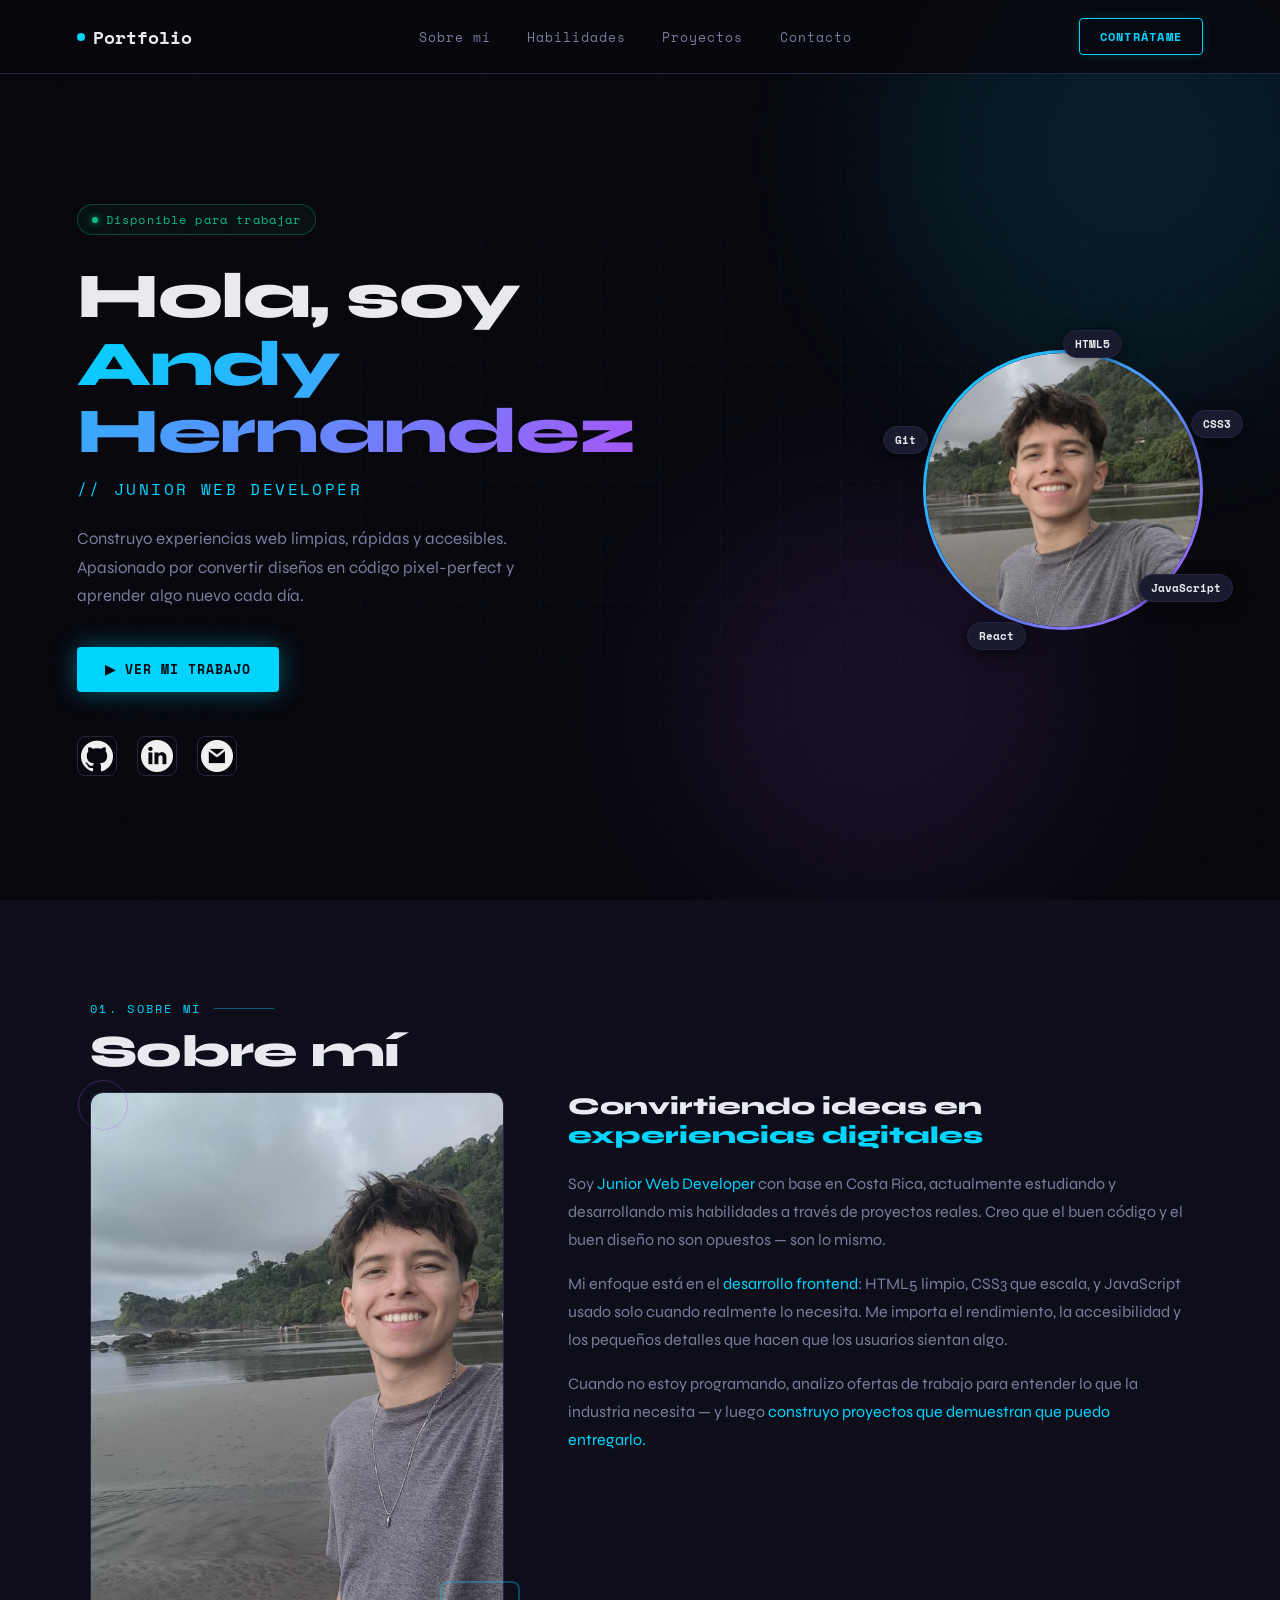
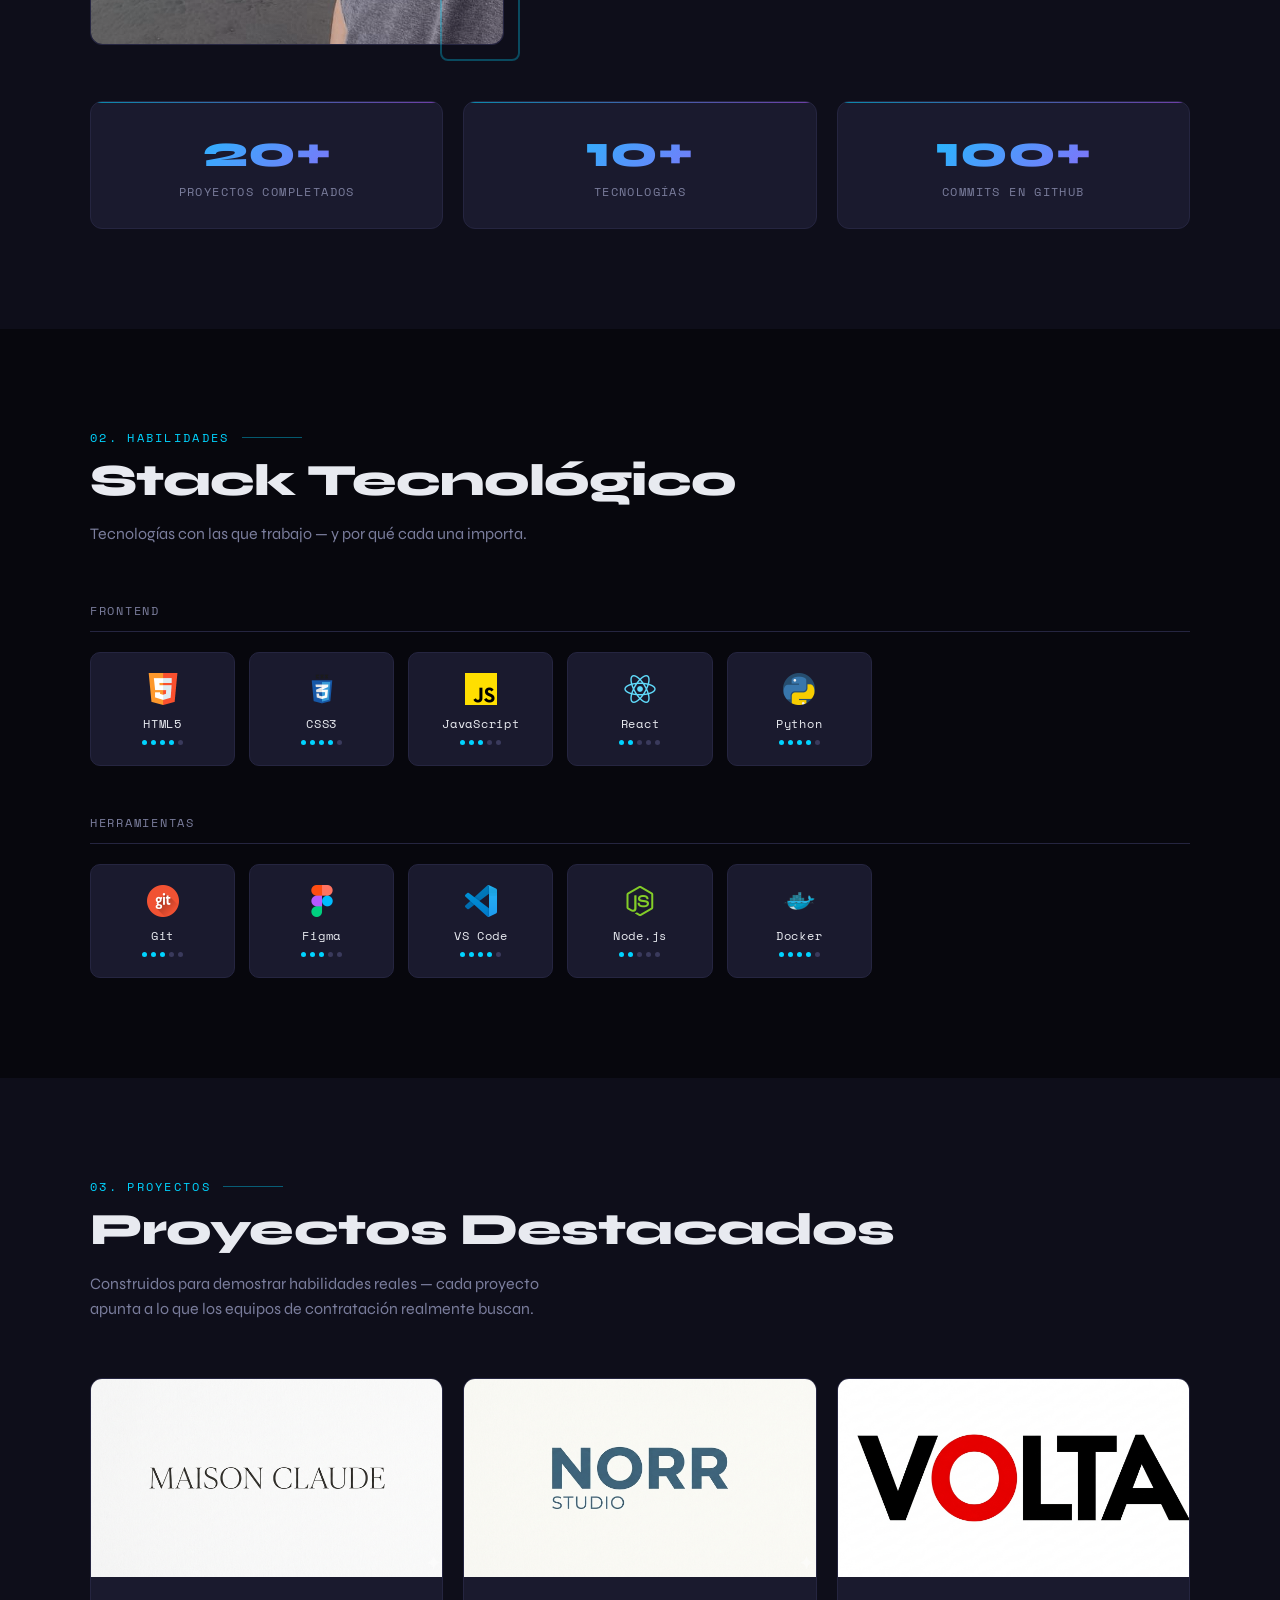
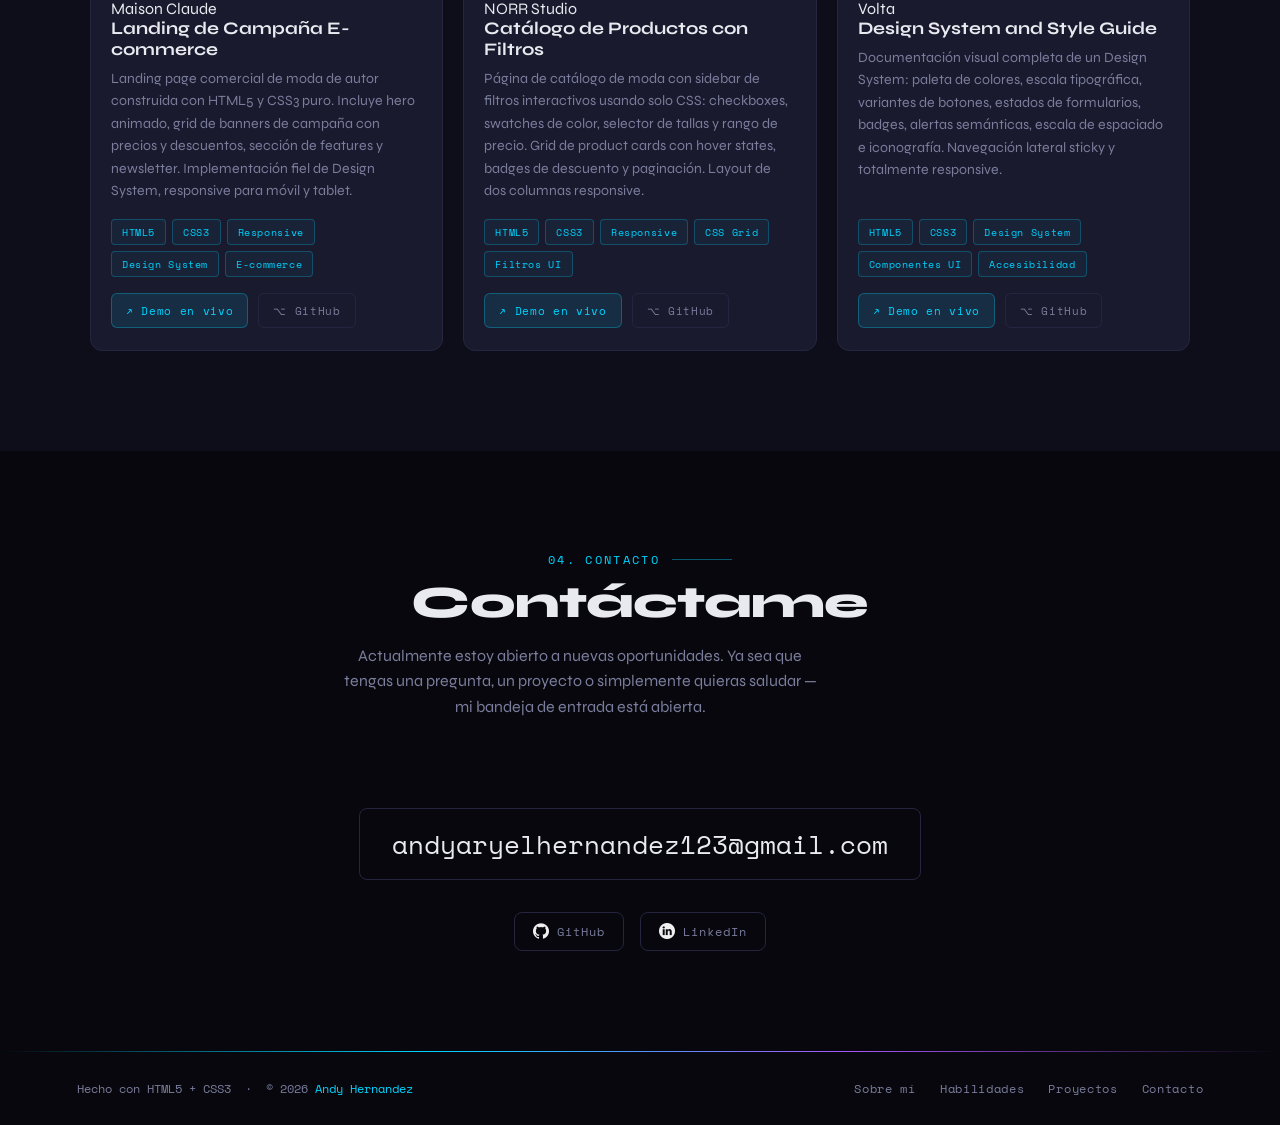
<file: index.html>
<!DOCTYPE html>
<html lang="es">
<head>
  <meta charset="UTF-8" >
  <meta name="viewport" content="width=device-width, initial-scale=1.0" >
  <title>Dev Portfolio — Junior Web Developer</title>
  <link rel="preconnect" href="https://fonts.googleapis.com" >
  <link rel="preconnect" href="https://fonts.gstatic.com" crossorigin >
  <link href="https://fonts.googleapis.com/css2?family=Space+Mono:wght@400;700&family=Syne:wght@400;600;700;800&display=swap" rel="stylesheet" >
  <link rel="stylesheet" href="css/styles.css" >
  <link rel="stylesheet" href="css/responsive.css" >
  <link rel="stylesheet" href="css/components.css" >
</head>
<body>

  <nav>
        <a href="#hero" class="nav-logo"><span class="nav-dot"></span>Portfolio</a>
        <ul class="nav-links">
            <li><a href="#about">Sobre mí</a></li>
            <li><a href="#skills">Habilidades</a></li>
            <li><a href="#projects">Proyectos</a></li>
            <li><a href="#contact">Contacto</a></li>
        </ul>
        <a href="mailto:andyaryelhernandez123@gmail.com" class="nav-cta">Contrátame</a>

        <input type="checkbox" id="nav-toggle">
        <label class="hamburger" for="nav-toggle">
            <span></span><span></span><span></span>
        </label>
        <div class="mobile-menu">
            <a href="#about" onclick="document.getElementById('nav-toggle').checked=false">Sobre mí</a>
            <a href="#skills" onclick="document.getElementById('nav-toggle').checked=false">Habilidades</a>
            <a href="#projects" onclick="document.getElementById('nav-toggle').checked=false">Proyectos</a>
            <a href="#contact" onclick="document.getElementById('nav-toggle').checked=false">Contacto</a>
            <a href="mailto:andyaryelhernandez123@gmail.com" class="mobile-hire">Contrátame ↗</a>
        </div>

    </nav>

  <section id="hero">
    <div class="grid-bg"></div>
    <div class="blob blob-1"></div>
    <div class="blob blob-2"></div>
    <div class="hero-inner">
      <div class="hero-left">
        <div class="avail-badge">Disponible para trabajar</div>
        <h1 class="hero-h1">Hola, soy <em>Andy Hernandez</em></h1>
        <p class="hero-role">// Junior Web Developer</p>
        <p class="hero-desc">
          Construyo experiencias web limpias, rápidas y accesibles.
          Apasionado por convertir diseños en código pixel-perfect
          y aprender algo nuevo cada día.
        </p>
        <div class="hero-btns">
          <a href="#projects" class="btn-primary">▶ Ver mi trabajo</a>
        </div>
        <div class="hero-socials">
          <a href="https://github.com/AryelHR" target="_blank" title="GitHub">
            <img src="assets/icons/github1.png" alt="GitHub" width="32" height="32" >
          </a>
          <a href="https://www.linkedin.com/in/andy-hernández-b889513b4/" target="_blank" title="LinkedIn">
            <img src="assets/icons/linkedin1.png" alt="LinkedIn" width="32" height="32" >
          </a>
          <a href="mailto:andyaryelhernandez123@gmail.com" title="Email">
            <img src="assets/icons/gmail1.png" alt="Email" width="32" height="32" >
          </a>
        </div>
      </div>
      <div class="hero-photo-wrap">
        <div class="hero-photo-ring">
          <div class="hero-photo-inner">
            <img src="assets/images/projects/perfil.jpeg" alt="Andy Hernandez" >
          </div>
        </div>
        <div class="tech-badges">
          <span class="tech-badge">HTML5</span>
          <span class="tech-badge">CSS3</span>
          <span class="tech-badge">JavaScript</span>
          <span class="tech-badge">React</span>
          <span class="tech-badge">Git</span>
        </div>
      </div>
    </div>
  </section>

  <section id="about">
    <div class="section-inner">
      <p class="section-label">01. Sobre mí</p>
      <h2 class="section-title">Sobre mí</h2>
      <div class="about-grid">
        <div class="about-photo-wrap">
          <div class="about-photo">
            <img src="assets/images/projects/perfil2.jpeg" alt="Andy Hernandez" >
          </div>
          <div class="about-photo-deco"></div>
          <div class="about-photo-deco2"></div>
        </div>
        <div class="about-text">
          <h3>Convirtiendo ideas en <em class="highlight">experiencias digitales</em></h3>
          <p>Soy <span>Junior Web Developer</span> con base en Costa Rica, actualmente estudiando y desarrollando mis habilidades a través de proyectos reales. Creo que el buen código y el buen diseño no son opuestos — son lo mismo.</p>
          <p>Mi enfoque está en el <span>desarrollo frontend</span>: HTML5 limpio, CSS3 que escala, y JavaScript usado solo cuando realmente lo necesita. Me importa el rendimiento, la accesibilidad y los pequeños detalles que hacen que los usuarios sientan algo.</p>
          <p>Cuando no estoy programando, analizo ofertas de trabajo para entender lo que la industria necesita — y luego <span>construyo proyectos que demuestran que puedo entregarlo.</span></p>
        </div>
      </div>
      <div class="stats-row">
        <div class="stat-card">
          <div class="stat-num">20+</div>
          <div class="stat-label">Proyectos completados</div>
        </div>
        <div class="stat-card">
          <div class="stat-num">10+</div>
          <div class="stat-label">Tecnologías</div>
        </div>
        <div class="stat-card">
          <div class="stat-num">100+</div>
          <div class="stat-label">Commits en GitHub</div>
        </div>
      </div>
    </div>
  </section>

  <section id="skills">
    <div class="section-inner">
      <p class="section-label">02. Habilidades</p>
      <h2 class="section-title">Stack Tecnológico</h2>
      <p class="section-sub">Tecnologías con las que trabajo — y por qué cada una importa.</p>
      <div class="skills-categories">

        <div>
          <p class="skills-cat-label">Frontend</p>
          <div class="skills-grid">
            <div class="skill-card">
              <div class="skill-icon">
                <img src="assets/icons/html5.png" alt="HTML5" width="32" height="32" >
              </div>
              <div class="skill-name">HTML5</div>
              <div class="skill-dots"><span class="on"></span><span class="on"></span><span class="on"></span><span class="on"></span><span></span></div>
            </div>
            <div class="skill-card">
              <div class="skill-icon">
                <img src="assets/icons/css3.png" alt="CSS3" width="32" height="32" >
              </div>
              <div class="skill-name">CSS3</div>
              <div class="skill-dots"><span class="on"></span><span class="on"></span><span class="on"></span><span class="on"></span><span></span></div>
            </div>
            <div class="skill-card">
              <div class="skill-icon">
                <img src="assets/icons/js.png" alt="JavaScript" width="32" height="32" >
              </div>
              <div class="skill-name">JavaScript</div>
              <div class="skill-dots"><span class="on"></span><span class="on"></span><span class="on"></span><span></span><span></span></div>
            </div>
            <div class="skill-card">
              <div class="skill-icon">
                <img src="assets/icons/React.png" alt="React" width="32" height="32" >
              </div>
              <div class="skill-name">React</div>
              <div class="skill-dots"><span class="on"></span><span class="on"></span><span></span><span></span><span></span></div>
            </div>
            <div class="skill-card">
              <div class="skill-icon">
                <img src="assets/icons/piton.png" alt="Responsive" width="32" height="32" >
              </div>
              <div class="skill-name">Python</div>
              <div class="skill-dots"><span class="on"></span><span class="on"></span><span class="on"></span><span class="on"></span><span></span></div>
            </div>
          </div>
        </div>

        <div>
          <p class="skills-cat-label">Herramientas</p>
          <div class="skills-grid">
            <div class="skill-card">
              <div class="skill-icon">
                <img src="assets/icons/git.png" alt="Git" width="32" height="32" >
              </div>
              <div class="skill-name">Git</div>
              <div class="skill-dots"><span class="on"></span><span class="on"></span><span class="on"></span><span></span><span></span></div>
            </div>
            <div class="skill-card">
              <div class="skill-icon">
                <img src="assets/icons/figma.png" alt="Figma" width="32" height="32" >
              </div>
              <div class="skill-name">Figma</div>
              <div class="skill-dots"><span class="on"></span><span class="on"></span><span class="on"></span><span></span><span></span></div>
            </div>
            <div class="skill-card">
              <div class="skill-icon">
                <img src="assets/icons/Visual Studio Code (VS Code).png" alt="VS Code" width="32" height="32" >
              </div>
              <div class="skill-name">VS Code</div>
              <div class="skill-dots"><span class="on"></span><span class="on"></span><span class="on"></span><span class="on"></span><span></span></div>
            </div>
            <div class="skill-card">
              <div class="skill-icon">
                <img src="assets/icons/Node.js.png" alt="Node.js" width="32" height="32" >
              </div>
              <div class="skill-name">Node.js</div>
              <div class="skill-dots"><span class="on"></span><span class="on"></span><span></span><span></span><span></span></div>
            </div>
            <div class="skill-card">
              <div class="skill-icon">
                <img src="assets/icons/Docker.png" alt="Docker" width="32" height="32" >
              </div>
              <div class="skill-name">Docker</div>
              <div class="skill-dots"><span class="on"></span><span class="on"></span><span class="on"></span><span class="on"></span><span></span></div>
            </div>
          </div>
        </div>
      </div>
    </div>
  </section>
  <section id="projects">
    <div class="section-inner">
      <p class="section-label">03. Proyectos</p>
      <h2 class="section-title">Proyectos Destacados</h2>
      <p class="section-sub">Construidos para demostrar habilidades reales — cada proyecto apunta a lo que los equipos de contratación realmente buscan.</p>
      <div class="projects-grid">

        <div class="project-card">
          <div class="project-thumb">
            <img src="assets/images/projects/maison.png" alt="Maison Claude" class="project-thumb-img" >
          </div>
          <div class="project-body">
            <p class="project-brand">Maison Claude</p>
            <h3 class="project-title">Landing de Campaña E-commerce</h3>
            <p class="project-desc">
              Landing page comercial de moda de autor construida con HTML5 y CSS3 puro.
              Incluye hero animado, grid de banners de campaña con precios y descuentos,
              sección de features y newsletter. Implementación fiel de Design System,
              responsive para móvil y tablet.
            </p>
            <div class="project-tags">
              <span class="tag">HTML5</span>
              <span class="tag">CSS3</span>
              <span class="tag">Responsive</span>
              <span class="tag">Design System</span>
              <span class="tag">E-commerce</span>
            </div>
            <div class="project-links">
              <a href="proyecto1.html" class="proj-btn demo">↗ Demo en vivo</a>
              <a href="#" class="proj-btn code">⌥ GitHub</a>
            </div>
          </div>
        </div>

        <div class="project-card">
          <div class="project-thumb">
            <img src="assets/images/projects/nor.png" alt="NORR Studio" class="project-thumb-img">
          </div>
          <div class="project-body">
            <p class="project-brand">NORR Studio</p>
            <h3 class="project-title">Catálogo de Productos con Filtros</h3>
            <p class="project-desc">
              Página de catálogo de moda con sidebar de filtros interactivos usando
              solo CSS: checkboxes, swatches de color, selector de tallas y rango de precio.
              Grid de product cards con hover states, badges de descuento y paginación.
              Layout de dos columnas responsive.
            </p>
            <div class="project-tags">
              <span class="tag">HTML5</span>
              <span class="tag">CSS3</span>
              <span class="tag">Responsive</span>
              <span class="tag">CSS Grid</span>
              <span class="tag">Filtros UI</span>
            </div>
            <div class="project-links">
              <a href="proyecto2.html" class="proj-btn demo">↗ Demo en vivo</a>
              <a href="#" class="proj-btn code">⌥ GitHub</a>
            </div>
          </div>
        </div>

        <div class="project-card">
          <div class="project-thumb">
            <img src="assets/images/projects/volta.png" alt="Volta Design System" class="project-thumb-img">
          </div>
          <div class="project-body">
            <p class="project-brand">Volta</p>
            <h3 class="project-title">Design System and Style Guide</h3>
            <p class="project-desc">
              Documentación visual completa de un Design System: paleta de colores,
              escala tipográfica, variantes de botones, estados de formularios,
              badges, alertas semánticas, escala de espaciado e iconografía.
              Navegación lateral sticky y totalmente responsive.
            </p>
            <div class="project-tags">
              <span class="tag">HTML5</span>
              <span class="tag">CSS3</span>
              <span class="tag">Design System</span>
              <span class="tag">Componentes UI</span>
              <span class="tag">Accesibilidad</span>
            </div>
            <div class="project-links">
              <a href="proyecto3.html" class="proj-btn demo">↗ Demo en vivo</a>
              <a href="#" class="proj-btn code">⌥ GitHub</a>
            </div>
          </div>
        </div>

      </div>
    </div>
  </section>

  <section id="contact">
    <div class="section-inner">
      <p class="section-label contact-label">04. Contacto</p>
      <div class="contact-inner">
        <h2 class="section-title">Contáctame</h2>
        <p class="section-sub">
          Actualmente estoy abierto a nuevas oportunidades. Ya sea que tengas una pregunta, un proyecto o simplemente quieras saludar — mi bandeja de entrada está abierta.
        </p>
        <a href="mailto:andyaryelhernandez123@gmail.com" class="contact-email">andyaryelhernandez123@gmail.com</a>
        <div class="contact-socials">
          <a href="https://github.com/AryelHR" target="_blank">
            <img src="assets/icons/github1.png" alt="GitHub" width="16" height="16" >
            GitHub
          </a>
          <a href="https://www.linkedin.com/in/andy-hernández-b889513b4/" target="_blank">
            <img src="assets/icons/linkedin1.png" alt="LinkedIn" width="16" height="16" >
            LinkedIn
          </a>
        </div>
      </div>
    </div>
  </section>

  <footer>
    <div class="footer-left">Hecho con HTML5 + CSS3 &nbsp;·&nbsp; © 2026 <span>Andy Hernandez</span></div>
    <div class="footer-right">
      <a href="#about">Sobre mí</a>
      <a href="#skills">Habilidades</a>
      <a href="#projects">Proyectos</a>
      <a href="#contact">Contacto</a>
    </div>
  </footer>

</body>
</html>
</file>
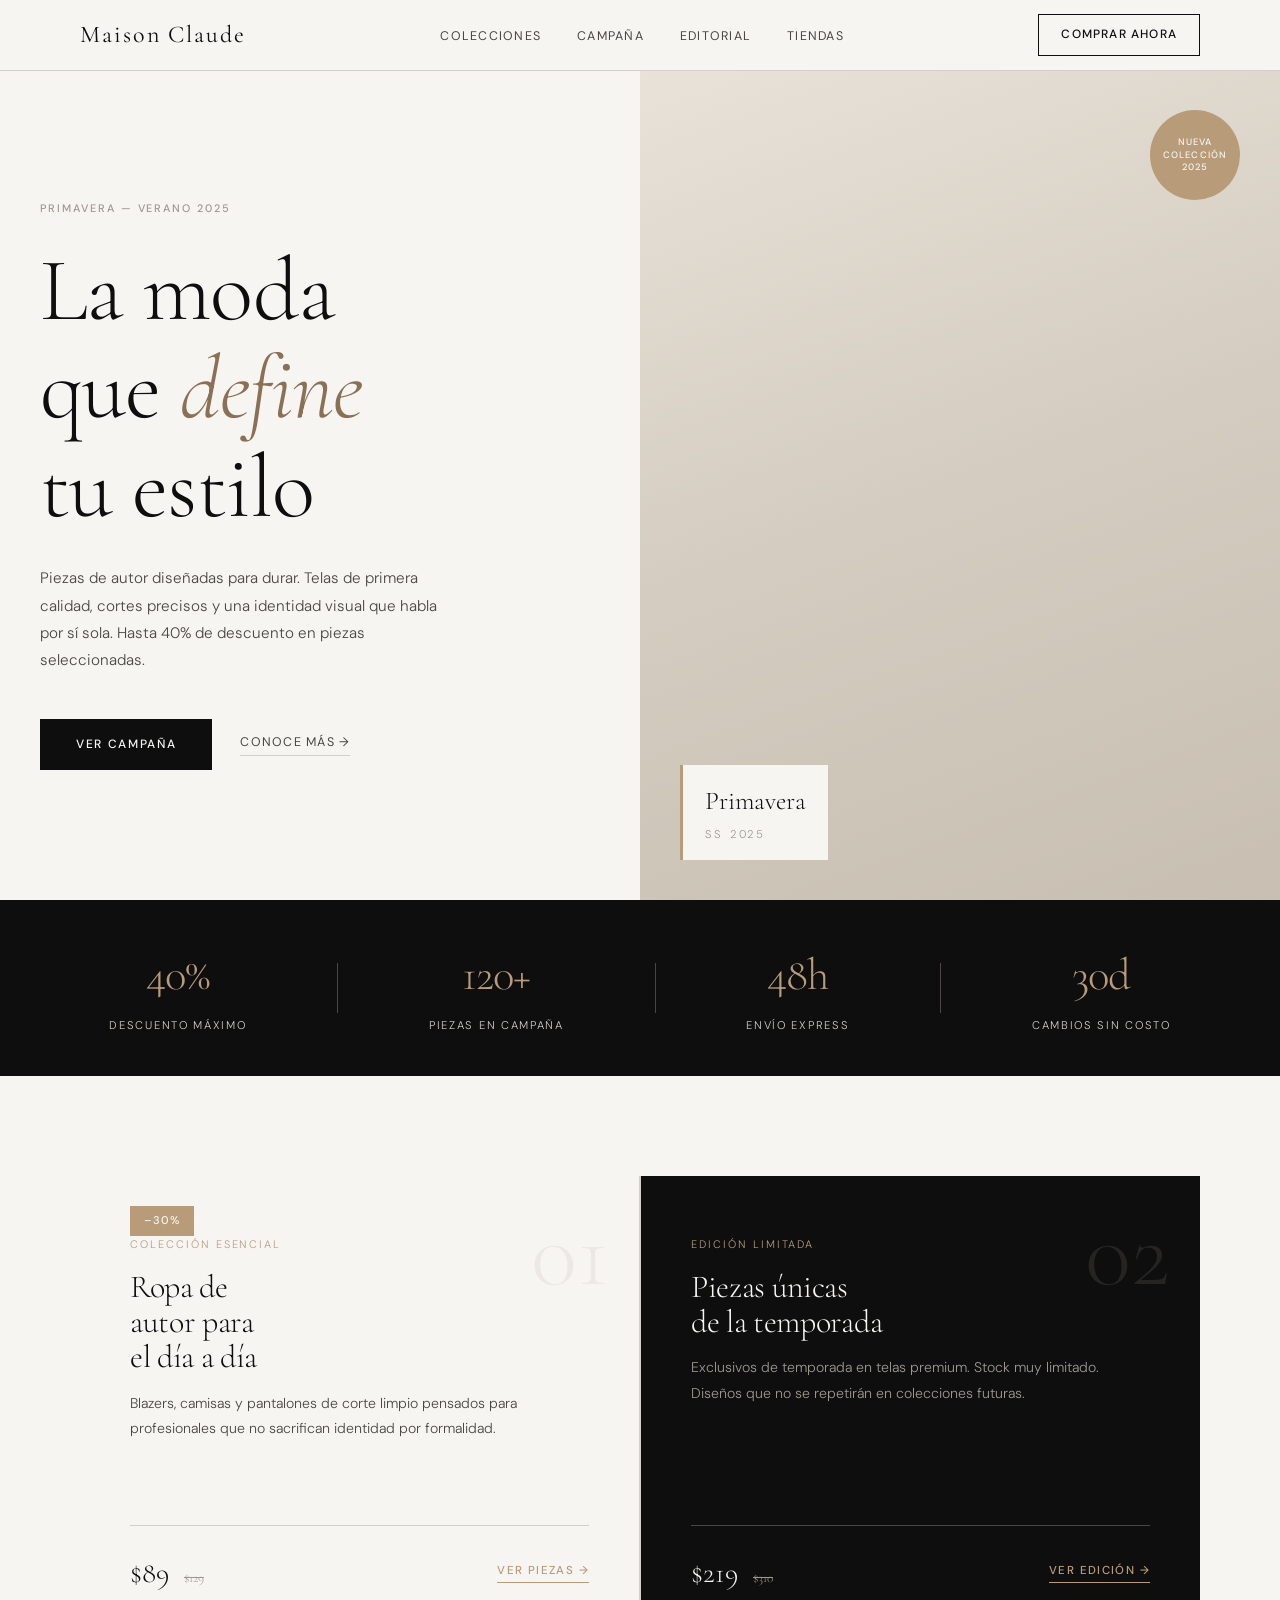
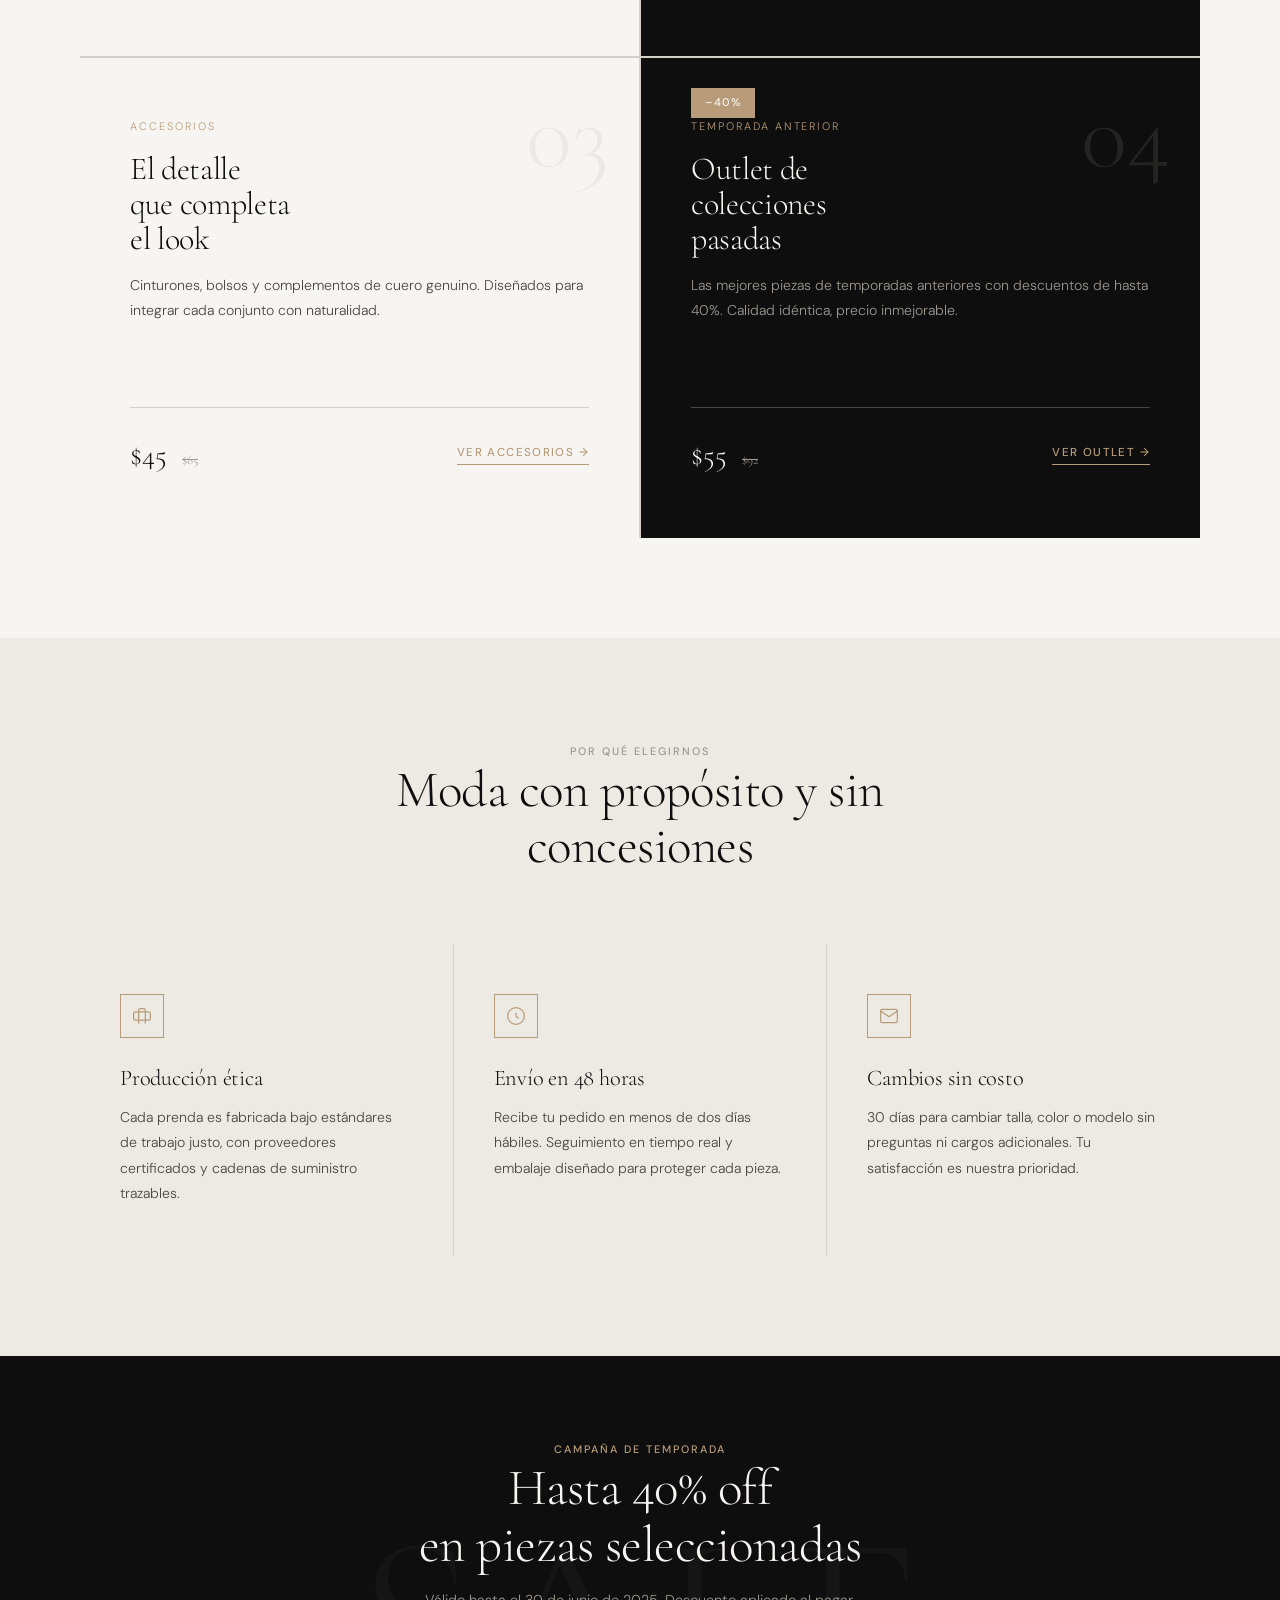
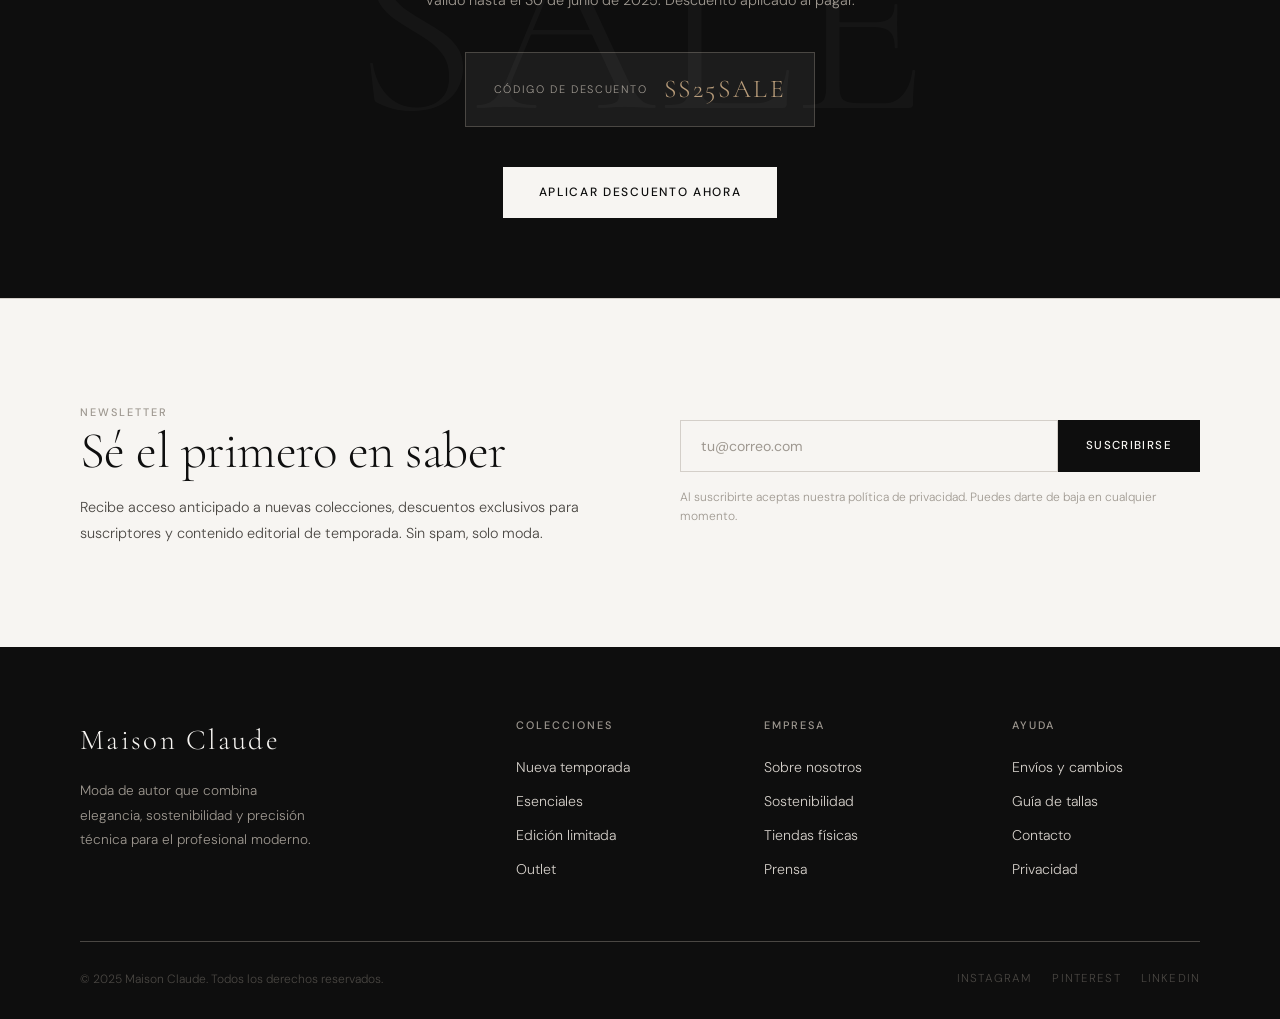
<file: proyecto1.html>
<!DOCTYPE html>
<html lang="es">
<head>
  <meta charset="UTF-8" >
  <meta name="viewport" content="width=device-width, initial-scale=1.0" >
  <title>Maison Claude — Colección Primavera</title>
  <link rel="stylesheet" href="css/proyecto1.css" >
</head>
<body>

  <!-- ============================================================
       NAVIGATION
       ============================================================ -->
  <nav class="nav">
    <div class="container">
      <div class="nav__inner">
        <a href="#" class="nav__logo">Maison Claude</a>

        <ul class="nav__links">
          <li><a href="#">Colecciones</a></li>
          <li><a href="#">Campaña</a></li>
          <li><a href="#">Editorial</a></li>
          <li><a href="#">Tiendas</a></li>
        </ul>

        <div class="nav__actions">
          <a href="#" class="nav__btn">Comprar ahora</a>
        </div>

        <div class="nav__hamburger" text="Menú">
          <span></span>
          <span></span>
          <span></span>
        </div>
      </div>
    </div>
  </nav>


  <!-- ============================================================
       HERO
       ============================================================ -->
  <section class="hero">
    <div class="hero__content container">
      <span class="label hero__label">Primavera — Verano 2025</span>

      <h1 class="hero__title">
        La moda<br>
        que <em>define</em><br>
        tu estilo
      </h1>

      <p class="hero__desc">
        Piezas de autor diseñadas para durar. Telas de primera calidad,
        cortes precisos y una identidad visual que habla por sí sola.
        Hasta 40% de descuento en piezas seleccionadas.
      </p>

      <div class="hero__actions">
        <a href="#campaign" class="btn-primary">Ver campaña</a>
        <a href="#features" class="btn-ghost">
          Conoce más &rarr;
        </a>
      </div>
    </div>

    <div class="hero__image">
      <div class="hero__image-placeholder">
        <div class="hero__image-tag">
          <span class="tag-season">Primavera</span>
          <span class="tag-year">SS&ensp;2025</span>
        </div>
      </div>

      <div class="hero__badge">
        <span class="hero__badge-text">Nueva<br>Colección<br>2025</span>
      </div>
    </div>
  </section>


  <!-- ============================================================
       STATS STRIP
       ============================================================ -->
  <section class="stats-strip">
    <div class="container">
      <div class="stats-strip__inner">
        <div class="stat">
          <span class="stat__number">40%</span>
          <span class="stat__label">Descuento máximo</span>
        </div>
        <div class="stat__divider"></div>
        <div class="stat">
          <span class="stat__number">120+</span>
          <span class="stat__label">Piezas en campaña</span>
        </div>
        <div class="stat__divider"></div>
        <div class="stat">
          <span class="stat__number">48h</span>
          <span class="stat__label">Envío express</span>
        </div>
        <div class="stat__divider"></div>
        <div class="stat">
          <span class="stat__number">30d</span>
          <span class="stat__label">Cambios sin costo</span>
        </div>
      </div>
    </div>
  </section>


  <!-- ============================================================
       CAMPAIGN BANNERS
       ============================================================ -->
  <section class="campaign" id="campaign">
    <div class="container">
      <div class="campaign__inner">

        <!-- Card 1 -->
        <div class="campaign__card">
          <span class="campaign__card-number">01</span>
          <span class="discount-badge">–30%</span>
          <div class="campaign__card-top">
            <p class="campaign__card-eyebrow">Colección Esencial</p>
            <h3>Ropa de<br>autor para<br>el día a día</h3>
            <p class="campaign__card-desc">
              Blazers, camisas y pantalones de corte limpio pensados para
              profesionales que no sacrifican identidad por formalidad.
            </p>
          </div>
          <div class="campaign__card-footer">
            <span class="campaign__price">
              $89
              <span class="campaign__price-old">$129</span>
            </span>
            <a href="#" class="campaign__cta">Ver piezas &rarr;</a>
          </div>
        </div>

        <!-- Card 2 (dark) -->
        <div class="campaign__card campaign__card--dark">
          <span class="campaign__card-number">02</span>
          <div class="campaign__card-top">
            <p class="campaign__card-eyebrow">Edición Limitada</p>
            <h3>Piezas únicas<br>de la temporada</h3>
            <p class="campaign__card-desc">
              Exclusivos de temporada en telas premium. Stock muy limitado.
              Diseños que no se repetirán en colecciones futuras.
            </p>
          </div>
          <div class="campaign__card-footer">
            <span class="campaign__price">
              $219
              <span class="campaign__price-old">$310</span>
            </span>
            <a href="#" class="campaign__cta">Ver edición &rarr;</a>
          </div>
        </div>

        <!-- Card 3 -->
        <div class="campaign__card">
          <span class="campaign__card-number">03</span>
          <div class="campaign__card-top">
            <p class="campaign__card-eyebrow">Accesorios</p>
            <h3>El detalle<br>que completa<br>el look</h3>
            <p class="campaign__card-desc">
              Cinturones, bolsos y complementos de cuero genuino.
              Diseñados para integrar cada conjunto con naturalidad.
            </p>
          </div>
          <div class="campaign__card-footer">
            <span class="campaign__price">
              $45
              <span class="campaign__price-old">$65</span>
            </span>
            <a href="#" class="campaign__cta">Ver accesorios &rarr;</a>
          </div>
        </div>

        <!-- Card 4 (dark) -->
        <div class="campaign__card campaign__card--dark">
          <span class="campaign__card-number">04</span>
          <span class="discount-badge discount-badge--dark">–40%</span>
          <div class="campaign__card-top">
            <p class="campaign__card-eyebrow">Temporada anterior</p>
            <h3>Outlet de<br>colecciones<br>pasadas</h3>
            <p class="campaign__card-desc">
              Las mejores piezas de temporadas anteriores con descuentos
              de hasta 40%. Calidad idéntica, precio inmejorable.
            </p>
          </div>
          <div class="campaign__card-footer">
            <span class="campaign__price">
              $55
              <span class="campaign__price-old">$92</span>
            </span>
            <a href="#" class="campaign__cta">Ver outlet &rarr;</a>
          </div>
        </div>

      </div>
    </div>
  </section>


  <!-- ============================================================
       FEATURES
       ============================================================ -->
  <section class="features" id="features">
    <div class="container">
      <div class="features__header">
        <span class="label">Por qué elegirnos</span>
        <h2>Moda con propósito y sin concesiones</h2>
      </div>

      <div class="features__grid">
        <div class="feature">
          <div class="feature__icon">
            <svg viewBox="0 0 24 24">
              <path d="M20 7H4a2 2 0 0 0-2 2v6a2 2 0 0 0 2 2h16a2 2 0 0 0 2-2V9a2 2 0 0 0-2-2z"/>
              <path d="M16 21V5a2 2 0 0 0-2-2h-4a2 2 0 0 0-2 2v16"/>
            </svg>
          </div>
          <h3>Producción ética</h3>
          <p>
            Cada prenda es fabricada bajo estándares de trabajo justo,
            con proveedores certificados y cadenas de suministro trazables.
          </p>
        </div>

        <div class="feature">
          <div class="feature__icon">
            <svg viewBox="0 0 24 24">
              <circle cx="12" cy="12" r="10"/>
              <path d="M12 8v4l3 3"/>
            </svg>
          </div>
          <h3>Envío en 48 horas</h3>
          <p>
            Recibe tu pedido en menos de dos días hábiles. Seguimiento
            en tiempo real y embalaje diseñado para proteger cada pieza.
          </p>
        </div>

        <div class="feature">
          <div class="feature__icon">
            <svg viewBox="0 0 24 24">
              <path d="M4 4h16c1.1 0 2 .9 2 2v12c0 1.1-.9 2-2 2H4c-1.1 0-2-.9-2-2V6c0-1.1.9-2 2-2z"/>
              <polyline points="22,6 12,13 2,6"/>
            </svg>
          </div>
          <h3>Cambios sin costo</h3>
          <p>
            30 días para cambiar talla, color o modelo sin preguntas
            ni cargos adicionales. Tu satisfacción es nuestra prioridad.
          </p>
        </div>
      </div>
    </div>
  </section>


  <!-- ============================================================
       PROMO BANNER
       ============================================================ -->
  <section class="promo">
    <div class="container">
      <span class="label promo__label">Campaña de temporada</span>
      <h2>Hasta 40% off<br>en piezas seleccionadas</h2>
      <p class="promo__sub">Válido hasta el 30 de junio de 2025. Descuento aplicado al pagar.</p>

      <div class="promo__code">
        <span class="promo__code-label">Código de descuento</span>
        <span class="promo__code-value">SS25SALE</span>
      </div>

      <br>
      <a href="#campaign" class="btn-light">Aplicar descuento ahora</a>
    </div>
  </section>


  <!-- ============================================================
       NEWSLETTER
       ============================================================ -->
  <section class="newsletter">
    <div class="container">
      <div class="newsletter__inner">
        <div class="newsletter__content">
          <span class="label">Newsletter</span>
          <h2>Sé el primero en saber</h2>
          <p>
            Recibe acceso anticipado a nuevas colecciones, descuentos
            exclusivos para suscriptores y contenido editorial de temporada.
            Sin spam, solo moda.
          </p>
        </div>

        <div class="newsletter__form">
          <div class="form-row">
            <input
              type="email"
              class="form-input"
              placeholder="tu@correo.com"
            >
            <button type="button" class="form-submit">Suscribirse</button>
          </div>
          <p class="form-note">
            Al suscribirte aceptas nuestra política de privacidad.
            Puedes darte de baja en cualquier momento.
          </p>
        </div>
      </div>
    </div>
  </section>


  <!-- ============================================================
       FOOTER
       ============================================================ -->
  <footer class="footer">
    <div class="container">
      <div class="footer__top">
        <div class="footer__brand">
          <div class="footer__brand-name">Maison Claude</div>
          <p class="footer__brand-desc">
            Moda de autor que combina elegancia, sostenibilidad y
            precisión técnica para el profesional moderno.
          </p>
        </div>

        <div>
          <p class="footer__col-title">Colecciones</p>
          <ul class="footer__links">
            <li><a href="#">Nueva temporada</a></li>
            <li><a href="#">Esenciales</a></li>
            <li><a href="#">Edición limitada</a></li>
            <li><a href="#">Outlet</a></li>
          </ul>
        </div>

        <div>
          <p class="footer__col-title">Empresa</p>
          <ul class="footer__links">
            <li><a href="#">Sobre nosotros</a></li>
            <li><a href="#">Sostenibilidad</a></li>
            <li><a href="#">Tiendas físicas</a></li>
            <li><a href="#">Prensa</a></li>
          </ul>
        </div>

        <div>
          <p class="footer__col-title">Ayuda</p>
          <ul class="footer__links">
            <li><a href="#">Envíos y cambios</a></li>
            <li><a href="#">Guía de tallas</a></li>
            <li><a href="#">Contacto</a></li>
            <li><a href="#">Privacidad</a></li>
          </ul>
        </div>
      </div>

      <div class="footer__bottom">
        <span class="footer__copy">
          &copy; 2025 Maison Claude. Todos los derechos reservados.
        </span>
        <div class="footer__socials">
          <a href="#">Instagram</a>
          <a href="#">Pinterest</a>
          <a href="#">LinkedIn</a>
        </div>
      </div>
    </div>
  </footer>

</body>
</html>
</file>
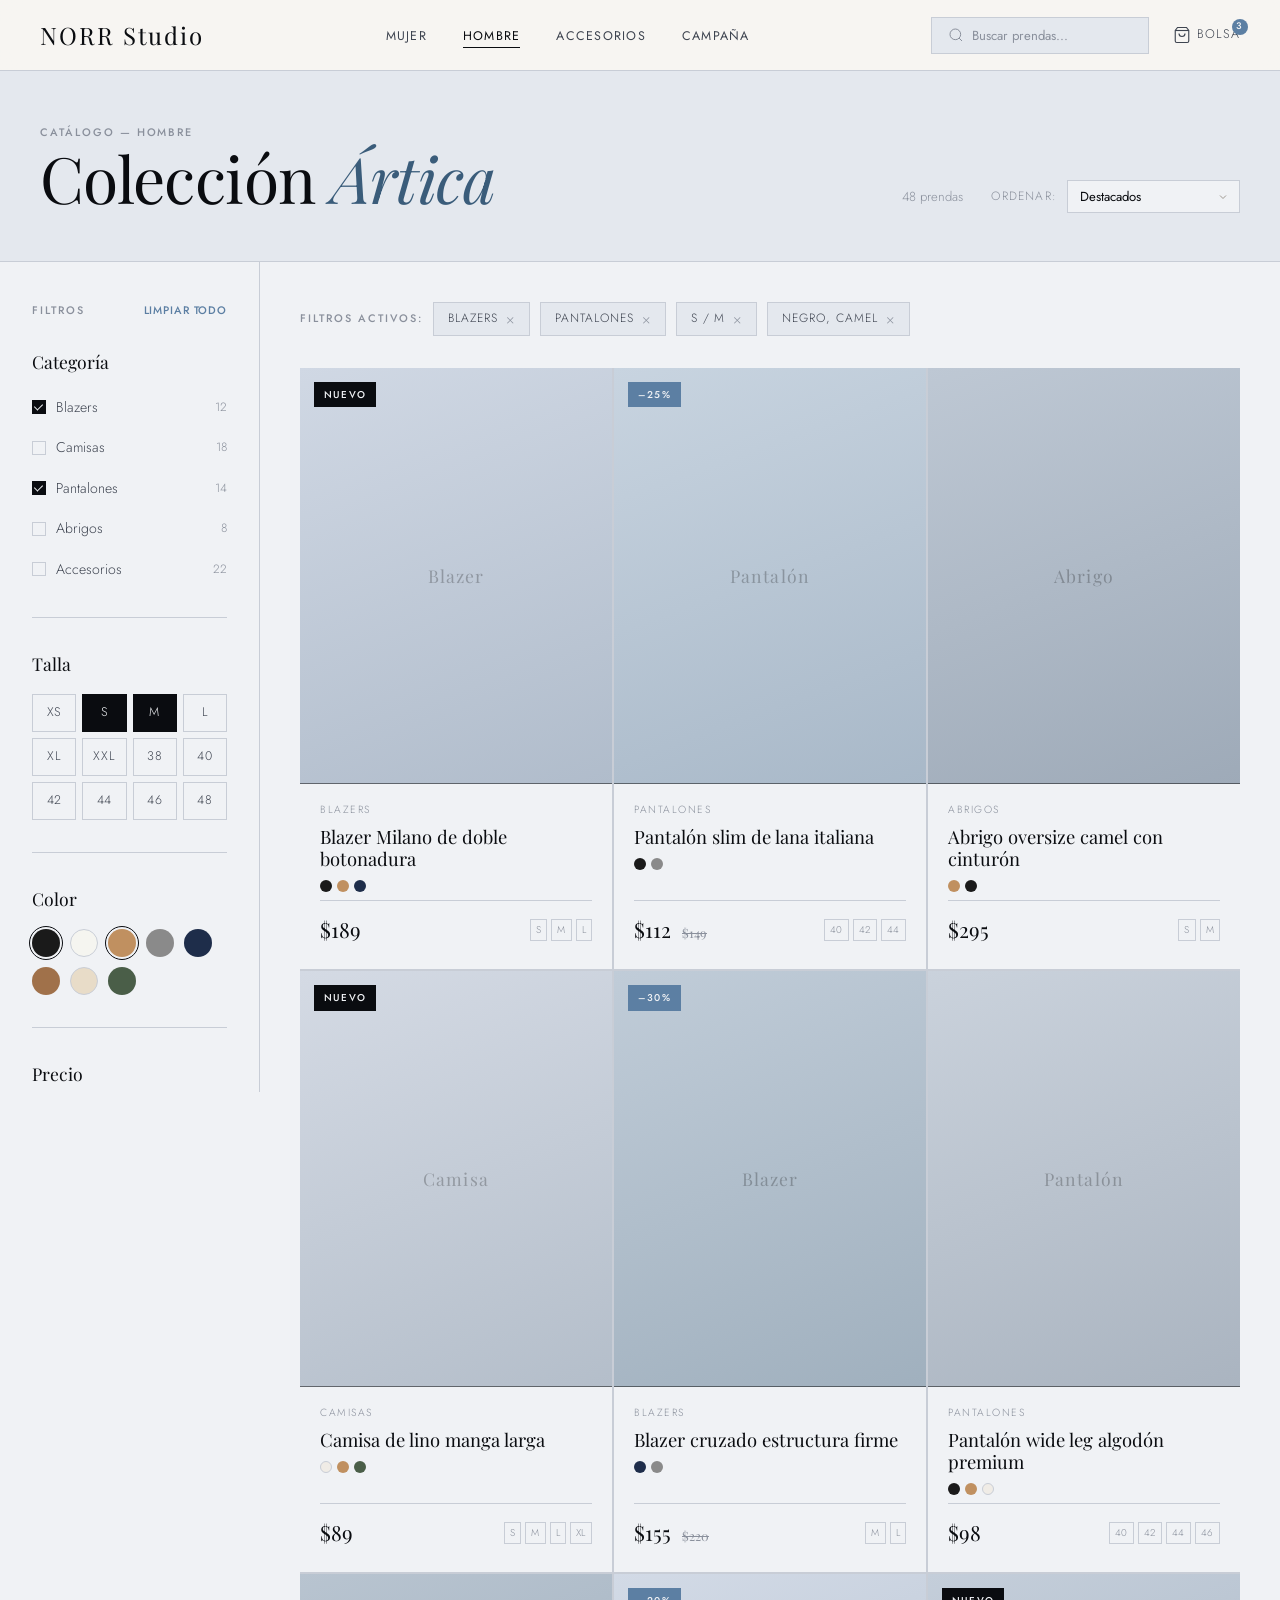
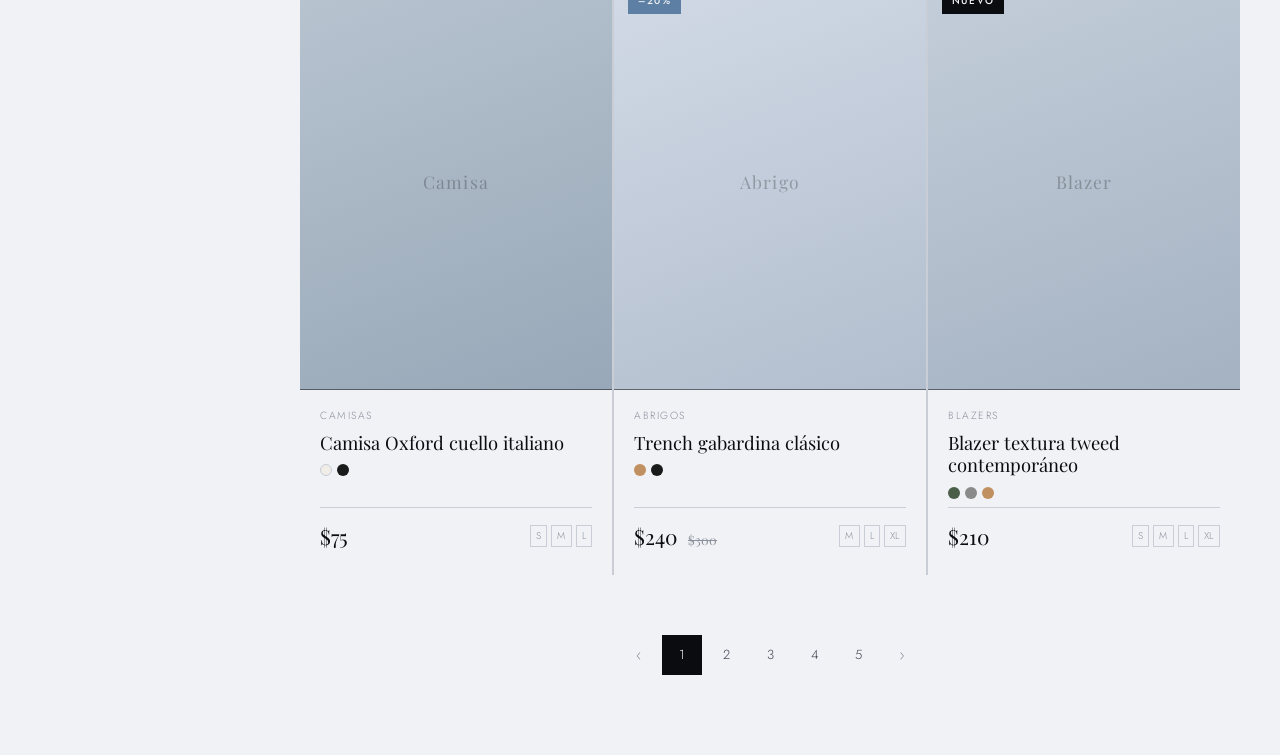
<file: proyecto2.html>
<!DOCTYPE html>
<html lang="es">
<head>
  <meta charset="UTF-8" >
  <meta name="viewport" content="width=device-width, initial-scale=1.0" >
  <title>NORR Studio — Catálogo</title>
  <link rel="stylesheet" href="css/proyect2.css" >
</head>
<body>

  <!-- ============================================================
       NAVIGATION
       ============================================================ -->
  <nav class="nav" aria-label="Navegación principal">
    <div class="container">
      <div class="nav__inner">
        <a href="#" class="nav__logo">NORR Studio</a>

        <ul class="nav__links">
          <li><a href="#">Mujer</a></li>
          <li><a href="#" class="active">Hombre</a></li>
          <li><a href="#">Accesorios</a></li>
          <li><a href="#">Campaña</a></li>
        </ul>

        <div class="nav__actions">
          <div class="nav__search">
            <svg viewBox="0 0 24 24">
              <circle cx="11" cy="11" r="8"/>
              <line x1="21" y1="21" x2="16.65" y2="16.65"/>
            </svg>
            <input type="text" placeholder="Buscar prendas..." >
          </div>

          <a href="#" class="nav__cart">
            <svg viewBox="0 0 24 24">
              <path d="M6 2L3 6v14a2 2 0 0 0 2 2h14a2 2 0 0 0 2-2V6l-3-4z"/>
              <line x1="3" y1="6" x2="21" y2="6"/>
              <path d="M16 10a4 4 0 0 1-8 0"/>
            </svg>
            Bolsa
            <span class="cart-count">3</span>
          </a>
        </div>

        <div class="nav__hamburger">
          <span></span>
          <span></span>
          <span></span>
        </div>
      </div>
    </div>
  </nav>


  <!-- ============================================================
       PAGE HEADER
       ============================================================ -->
  <header class="page-header">
    <div class="container">
      <div class="page-header__inner">
        <div class="page-header__text">
          <span class="label">Catálogo — Hombre</span>
          <h1>Colección <em>Ártica</em></h1>
        </div>

        <div class="page-header__meta">
          <span class="page-header__count">48 prendas</span>

          <div class="page-header__sort">
            <label for="sort">Ordenar:</label>
            <select id="sort" class="sort-select">
              <option>Destacados</option>
              <option>Precio: menor a mayor</option>
              <option>Precio: mayor a menor</option>
              <option>Más nuevos</option>
              <option>Más vendidos</option>
            </select>
          </div>
        </div>
      </div>
    </div>
  </header>


  <!-- ============================================================
       MAIN LAYOUT
       ============================================================ -->
  <div class="catalog-layout">

    <!-- ==================== SIDEBAR ====================  -->
    <aside class="sidebar">
      <div class="sidebar__title">
        Filtros
        <span class="sidebar__clear">Limpiar todo</span>
      </div>

      <!-- Categoría -->
      <div class="filter-group">
        <p class="filter-group__title">Categoría</p>
        <ul class="filter-list">
          <li class="filter-item">
            <label class="filter-item__label">
              <input type="checkbox" checked > Blazers
            </label>
            <span class="filter-item__count">12</span>
          </li>
          <li class="filter-item">
            <label class="filter-item__label">
              <input type="checkbox" > Camisas
            </label>
            <span class="filter-item__count">18</span>
          </li>
          <li class="filter-item">
            <label class="filter-item__label">
              <input type="checkbox" checked > Pantalones
            </label>
            <span class="filter-item__count">14</span>
          </li>
          <li class="filter-item">
            <label class="filter-item__label">
              <input type="checkbox" > Abrigos
            </label>
            <span class="filter-item__count">8</span>
          </li>
          <li class="filter-item">
            <label class="filter-item__label">
              <input type="checkbox" > Accesorios
            </label>
            <span class="filter-item__count">22</span>
          </li>
        </ul>
      </div>

      <!-- Talla -->
      <div class="filter-group">
        <p class="filter-group__title">Talla</p>
        <div class="size-grid">
          <span class="size-btn">XS</span>
          <span class="size-btn selected">S</span>
          <span class="size-btn selected">M</span>
          <span class="size-btn">L</span>
          <span class="size-btn">XL</span>
          <span class="size-btn">XXL</span>
          <span class="size-btn">38</span>
          <span class="size-btn">40</span>
          <span class="size-btn">42</span>
          <span class="size-btn">44</span>
          <span class="size-btn">46</span>
          <span class="size-btn">48</span>
        </div>
      </div>

      <!-- Color -->
      <div class="filter-group">
        <p class="filter-group__title">Color</p>
        <div class="color-list">
          <span class="color-swatch color-swatch--negro selected" title="Negro"></span>
          <span class="color-swatch color-swatch--blanco" title="Blanco"></span>
          <span class="color-swatch color-swatch--camel selected" title="Camel"></span>
          <span class="color-swatch color-swatch--gris" title="Gris"></span>
          <span class="color-swatch color-swatch--navy" title="Navy"></span>
          <span class="color-swatch color-swatch--tostado" title="Tostado"></span>
          <span class="color-swatch color-swatch--crem" title="Crema"></span>
          <span class="color-swatch color-swatch--verde" title="Verde oliva"></span>
        </div>
      </div>

      <!-- Precio -->
      <div class="filter-group">
        <p class="filter-group__title">Precio</p>
        <div class="price-range">
          <input type="range" min="0" max="500" value="320" >
          <div class="price-labels">
            <span>$0</span>
            <span>Hasta $320</span>
          </div>
        </div>
      </div>

      <!-- Colección -->
      <div class="filter-group">
        <p class="filter-group__title">Colección</p>
        <ul class="filter-list">
          <li class="filter-item">
            <label class="filter-item__label">
              <input type="checkbox" checked > Primavera 2025
            </label>
            <span class="filter-item__count">34</span>
          </li>
          <li class="filter-item">
            <label class="filter-item__label">
              <input type="checkbox" > Otoño 2024
            </label>
            <span class="filter-item__count">28</span>
          </li>
          <li class="filter-item">
            <label class="filter-item__label">
              <input type="checkbox" > Esenciales
            </label>
            <span class="filter-item__count">16</span>
          </li>
        </ul>
      </div>
    </aside>


    <!-- ==================== CATALOG MAIN ====================  -->
    <main class="catalog-main">

      <!-- Active filters -->
      <div class="active-filters">
        <span class="label">Filtros activos:</span>
        <span class="active-filter">Blazers <span class="active-filter__x">&times;</span></span>
        <span class="active-filter">Pantalones <span class="active-filter__x">&times;</span></span>
        <span class="active-filter">S / M <span class="active-filter__x">&times;</span></span>
        <span class="active-filter">Negro, Camel <span class="active-filter__x">&times;</span></span>
      </div>

      <!-- Product Grid -->
      <div class="products-grid">

        <!-- Card 1 -->
        <article class="product-card">
          <div class="product-card__image">
            <div class="product-card__img-placeholder">
              <span class="product-card__img-label">Blazer</span>
            </div>
            <span class="product-card__badge product-card__badge--new">Nuevo</span>
            <div class="product-card__wishlist">
              <svg viewBox="0 0 24 24"><path d="M20.84 4.61a5.5 5.5 0 0 0-7.78 0L12 5.67l-1.06-1.06a5.5 5.5 0 0 0-7.78 7.78l1.06 1.06L12 21.23l7.78-7.78 1.06-1.06a5.5 5.5 0 0 0 0-7.78z"/></svg>
            </div>
            <span class="product-card__quick-add">Añadir a la bolsa</span>
          </div>
          <div class="product-card__body">
            <span class="product-card__category">Blazers</span>
            <h3 class="product-card__name">Blazer Milano de doble botonadura</h3>
            <div class="product-card__colors">
              <span class="product-card__color product-card__color--negro"></span>
              <span class="product-card__color product-card__color--camel"></span>
              <span class="product-card__color product-card__color--navy"></span>
            </div>
            <div class="product-card__footer">
              <span class="product-card__price">$189</span>
              <div class="product-card__sizes">
                <span class="size-tag">S</span>
                <span class="size-tag">M</span>
                <span class="size-tag">L</span>
              </div>
            </div>
          </div>
        </article>

        <!-- Card 2 -->
        <article class="product-card">
          <div class="product-card__image">
            <div class="product-card__img-placeholder">
              <span class="product-card__img-label">Pantalón</span>
            </div>
            <span class="product-card__badge product-card__badge--sale">–25%</span>
            <div class="product-card__wishlist">
              <svg viewBox="0 0 24 24"><path d="M20.84 4.61a5.5 5.5 0 0 0-7.78 0L12 5.67l-1.06-1.06a5.5 5.5 0 0 0-7.78 7.78l1.06 1.06L12 21.23l7.78-7.78 1.06-1.06a5.5 5.5 0 0 0 0-7.78z"/></svg>
            </div>
            <span class="product-card__quick-add">Añadir a la bolsa</span>
          </div>
          <div class="product-card__body">
            <span class="product-card__category">Pantalones</span>
            <h3 class="product-card__name">Pantalón slim de lana italiana</h3>
            <div class="product-card__colors">
              <span class="product-card__color product-card__color--negro"></span>
              <span class="product-card__color product-card__color--gris"></span>
            </div>
            <div class="product-card__footer">
              <span class="product-card__price">$112 <span class="product-card__price-old">$149</span></span>
              <div class="product-card__sizes">
                <span class="size-tag">40</span>
                <span class="size-tag">42</span>
                <span class="size-tag">44</span>
              </div>
            </div>
          </div>
        </article>

        <!-- Card 3 -->
        <article class="product-card">
          <div class="product-card__image">
            <div class="product-card__img-placeholder">
              <span class="product-card__img-label">Abrigo</span>
            </div>
            <div class="product-card__wishlist">
              <svg viewBox="0 0 24 24"><path d="M20.84 4.61a5.5 5.5 0 0 0-7.78 0L12 5.67l-1.06-1.06a5.5 5.5 0 0 0-7.78 7.78l1.06 1.06L12 21.23l7.78-7.78 1.06-1.06a5.5 5.5 0 0 0 0-7.78z"/></svg>
            </div>
            <span class="product-card__quick-add">Añadir a la bolsa</span>
          </div>
          <div class="product-card__body">
            <span class="product-card__category">Abrigos</span>
            <h3 class="product-card__name">Abrigo oversize camel con cinturón</h3>
            <div class="product-card__colors">
              <span class="product-card__color product-card__color--camel"></span>
              <span class="product-card__color product-card__color--negro"></span>
            </div>
            <div class="product-card__footer">
              <span class="product-card__price">$295</span>
              <div class="product-card__sizes">
                <span class="size-tag">S</span>
                <span class="size-tag">M</span>
              </div>
            </div>
          </div>
        </article>

        <!-- Card 4 -->
        <article class="product-card">
          <div class="product-card__image">
            <div class="product-card__img-placeholder">
              <span class="product-card__img-label">Camisa</span>
            </div>
            <span class="product-card__badge product-card__badge--new">Nuevo</span>
            <div class="product-card__wishlist">
              <svg viewBox="0 0 24 24"><path d="M20.84 4.61a5.5 5.5 0 0 0-7.78 0L12 5.67l-1.06-1.06a5.5 5.5 0 0 0-7.78 7.78l1.06 1.06L12 21.23l7.78-7.78 1.06-1.06a5.5 5.5 0 0 0 0-7.78z"/></svg>
            </div>
            <span class="product-card__quick-add">Añadir a la bolsa</span>
          </div>
          <div class="product-card__body">
            <span class="product-card__category">Camisas</span>
            <h3 class="product-card__name">Camisa de lino manga larga</h3>
            <div class="product-card__colors">
              <span class="product-card__color product-card__color--blanco"></span>
              <span class="product-card__color product-card__color--camel"></span>
              <span class="product-card__color product-card__color--verde"></span>
            </div>
            <div class="product-card__footer">
              <span class="product-card__price">$89</span>
              <div class="product-card__sizes">
                <span class="size-tag">S</span>
                <span class="size-tag">M</span>
                <span class="size-tag">L</span>
                <span class="size-tag">XL</span>
              </div>
            </div>
          </div>
        </article>

        <!-- Card 5 -->
        <article class="product-card">
          <div class="product-card__image">
            <div class="product-card__img-placeholder">
              <span class="product-card__img-label">Blazer</span>
            </div>
            <span class="product-card__badge product-card__badge--sale">–30%</span>
            <div class="product-card__wishlist">
              <svg viewBox="0 0 24 24"><path d="M20.84 4.61a5.5 5.5 0 0 0-7.78 0L12 5.67l-1.06-1.06a5.5 5.5 0 0 0-7.78 7.78l1.06 1.06L12 21.23l7.78-7.78 1.06-1.06a5.5 5.5 0 0 0 0-7.78z"/></svg>
            </div>
            <span class="product-card__quick-add">Añadir a la bolsa</span>
          </div>
          <div class="product-card__body">
            <span class="product-card__category">Blazers</span>
            <h3 class="product-card__name">Blazer cruzado estructura firme</h3>
            <div class="product-card__colors">
              <span class="product-card__color product-card__color--navy"></span>
              <span class="product-card__color product-card__color--gris"></span>
            </div>
            <div class="product-card__footer">
              <span class="product-card__price">$155 <span class="product-card__price-old">$220</span></span>
              <div class="product-card__sizes">
                <span class="size-tag">M</span>
                <span class="size-tag">L</span>
              </div>
            </div>
          </div>
        </article>

        <!-- Card 6 -->
        <article class="product-card">
          <div class="product-card__image">
            <div class="product-card__img-placeholder">
              <span class="product-card__img-label">Pantalón</span>
            </div>
            <div class="product-card__wishlist">
              <svg viewBox="0 0 24 24"><path d="M20.84 4.61a5.5 5.5 0 0 0-7.78 0L12 5.67l-1.06-1.06a5.5 5.5 0 0 0-7.78 7.78l1.06 1.06L12 21.23l7.78-7.78 1.06-1.06a5.5 5.5 0 0 0 0-7.78z"/></svg>
            </div>
            <span class="product-card__quick-add">Añadir a la bolsa</span>
          </div>
          <div class="product-card__body">
            <span class="product-card__category">Pantalones</span>
            <h3 class="product-card__name">Pantalón wide leg algodón premium</h3>
            <div class="product-card__colors">
              <span class="product-card__color product-card__color--negro"></span>
              <span class="product-card__color product-card__color--camel"></span>
              <span class="product-card__color product-card__color--blanco"></span>
            </div>
            <div class="product-card__footer">
              <span class="product-card__price">$98</span>
              <div class="product-card__sizes">
                <span class="size-tag">40</span>
                <span class="size-tag">42</span>
                <span class="size-tag">44</span>
                <span class="size-tag">46</span>
              </div>
            </div>
          </div>
        </article>

        <!-- Card 7 -->
        <article class="product-card">
          <div class="product-card__image">
            <div class="product-card__img-placeholder">
              <span class="product-card__img-label">Camisa</span>
            </div>
            <div class="product-card__wishlist">
              <svg viewBox="0 0 24 24"><path d="M20.84 4.61a5.5 5.5 0 0 0-7.78 0L12 5.67l-1.06-1.06a5.5 5.5 0 0 0-7.78 7.78l1.06 1.06L12 21.23l7.78-7.78 1.06-1.06a5.5 5.5 0 0 0 0-7.78z"/></svg>
            </div>
            <span class="product-card__quick-add">Añadir a la bolsa</span>
          </div>
          <div class="product-card__body">
            <span class="product-card__category">Camisas</span>
            <h3 class="product-card__name">Camisa Oxford cuello italiano</h3>
            <div class="product-card__colors">
              <span class="product-card__color product-card__color--blanco"></span>
              <span class="product-card__color product-card__color--negro"></span>
            </div>
            <div class="product-card__footer">
              <span class="product-card__price">$75</span>
              <div class="product-card__sizes">
                <span class="size-tag">S</span>
                <span class="size-tag">M</span>
                <span class="size-tag">L</span>
              </div>
            </div>
          </div>
        </article>

        <!-- Card 8 -->
        <article class="product-card">
          <div class="product-card__image">
            <div class="product-card__img-placeholder">
              <span class="product-card__img-label">Abrigo</span>
            </div>
            <span class="product-card__badge product-card__badge--sale">–20%</span>
            <div class="product-card__wishlist">
              <svg viewBox="0 0 24 24"><path d="M20.84 4.61a5.5 5.5 0 0 0-7.78 0L12 5.67l-1.06-1.06a5.5 5.5 0 0 0-7.78 7.78l1.06 1.06L12 21.23l7.78-7.78 1.06-1.06a5.5 5.5 0 0 0 0-7.78z"/></svg>
            </div>
            <span class="product-card__quick-add">Añadir a la bolsa</span>
          </div>
          <div class="product-card__body">
            <span class="product-card__category">Abrigos</span>
            <h3 class="product-card__name">Trench gabardina clásico</h3>
            <div class="product-card__colors">
              <span class="product-card__color product-card__color--camel"></span>
              <span class="product-card__color product-card__color--negro"></span>
            </div>
            <div class="product-card__footer">
              <span class="product-card__price">$240 <span class="product-card__price-old">$300</span></span>
              <div class="product-card__sizes">
                <span class="size-tag">M</span>
                <span class="size-tag">L</span>
                <span class="size-tag">XL</span>
              </div>
            </div>
          </div>
        </article>

        <!-- Card 9 -->
        <article class="product-card">
          <div class="product-card__image">
            <div class="product-card__img-placeholder">
              <span class="product-card__img-label">Blazer</span>
            </div>
            <span class="product-card__badge product-card__badge--new">Nuevo</span>
            <div class="product-card__wishlist">
              <svg viewBox="0 0 24 24"><path d="M20.84 4.61a5.5 5.5 0 0 0-7.78 0L12 5.67l-1.06-1.06a5.5 5.5 0 0 0-7.78 7.78l1.06 1.06L12 21.23l7.78-7.78 1.06-1.06a5.5 5.5 0 0 0 0-7.78z"/></svg>
            </div>
            <span class="product-card__quick-add">Añadir a la bolsa</span>
          </div>
          <div class="product-card__body">
            <span class="product-card__category">Blazers</span>
            <h3 class="product-card__name">Blazer textura tweed contemporáneo</h3>
            <div class="product-card__colors">
              <span class="product-card__color product-card__color--verde"></span>
              <span class="product-card__color product-card__color--gris"></span>
              <span class="product-card__color product-card__color--camel"></span>
            </div>
            <div class="product-card__footer">
              <span class="product-card__price">$210</span>
              <div class="product-card__sizes">
                <span class="size-tag">S</span>
                <span class="size-tag">M</span>
                <span class="size-tag">L</span>
                <span class="size-tag">XL</span>
              </div>
            </div>
          </div>
        </article>

      </div>
      <!-- / products-grid -->

      <!-- Pagination -->
      <nav class="pagination" aria-label="Paginación del catálogo">
        <span class="page-btn page-btn--arrow">&lsaquo;</span>
        <span class="page-btn active">1</span>
        <span class="page-btn">2</span>
        <span class="page-btn">3</span>
        <span class="page-btn">4</span>
        <span class="page-btn">5</span>
        <span class="page-btn page-btn--arrow">&rsaquo;</span>
      </nav>

    </main>
    <!-- / catalog-main -->

  </div>
  <!-- / catalog-layout -->

</body>
</html>
</file>
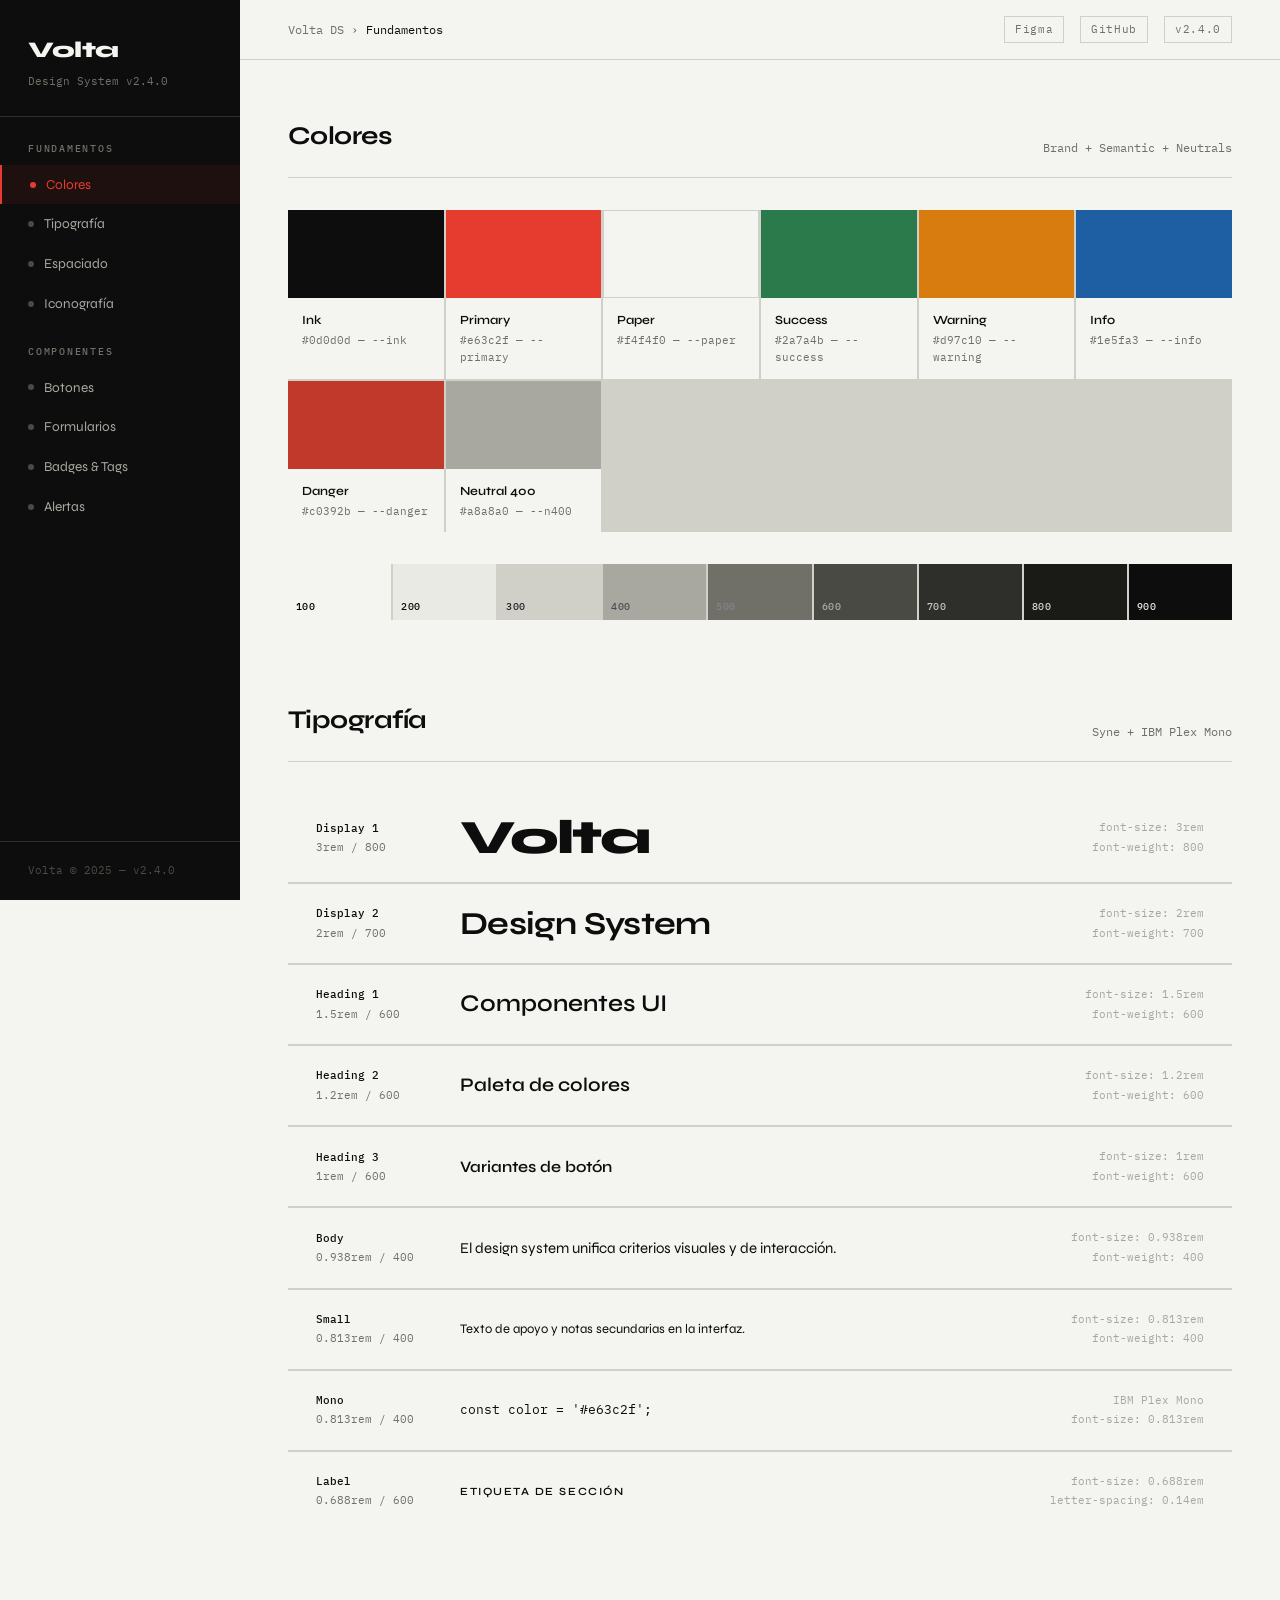
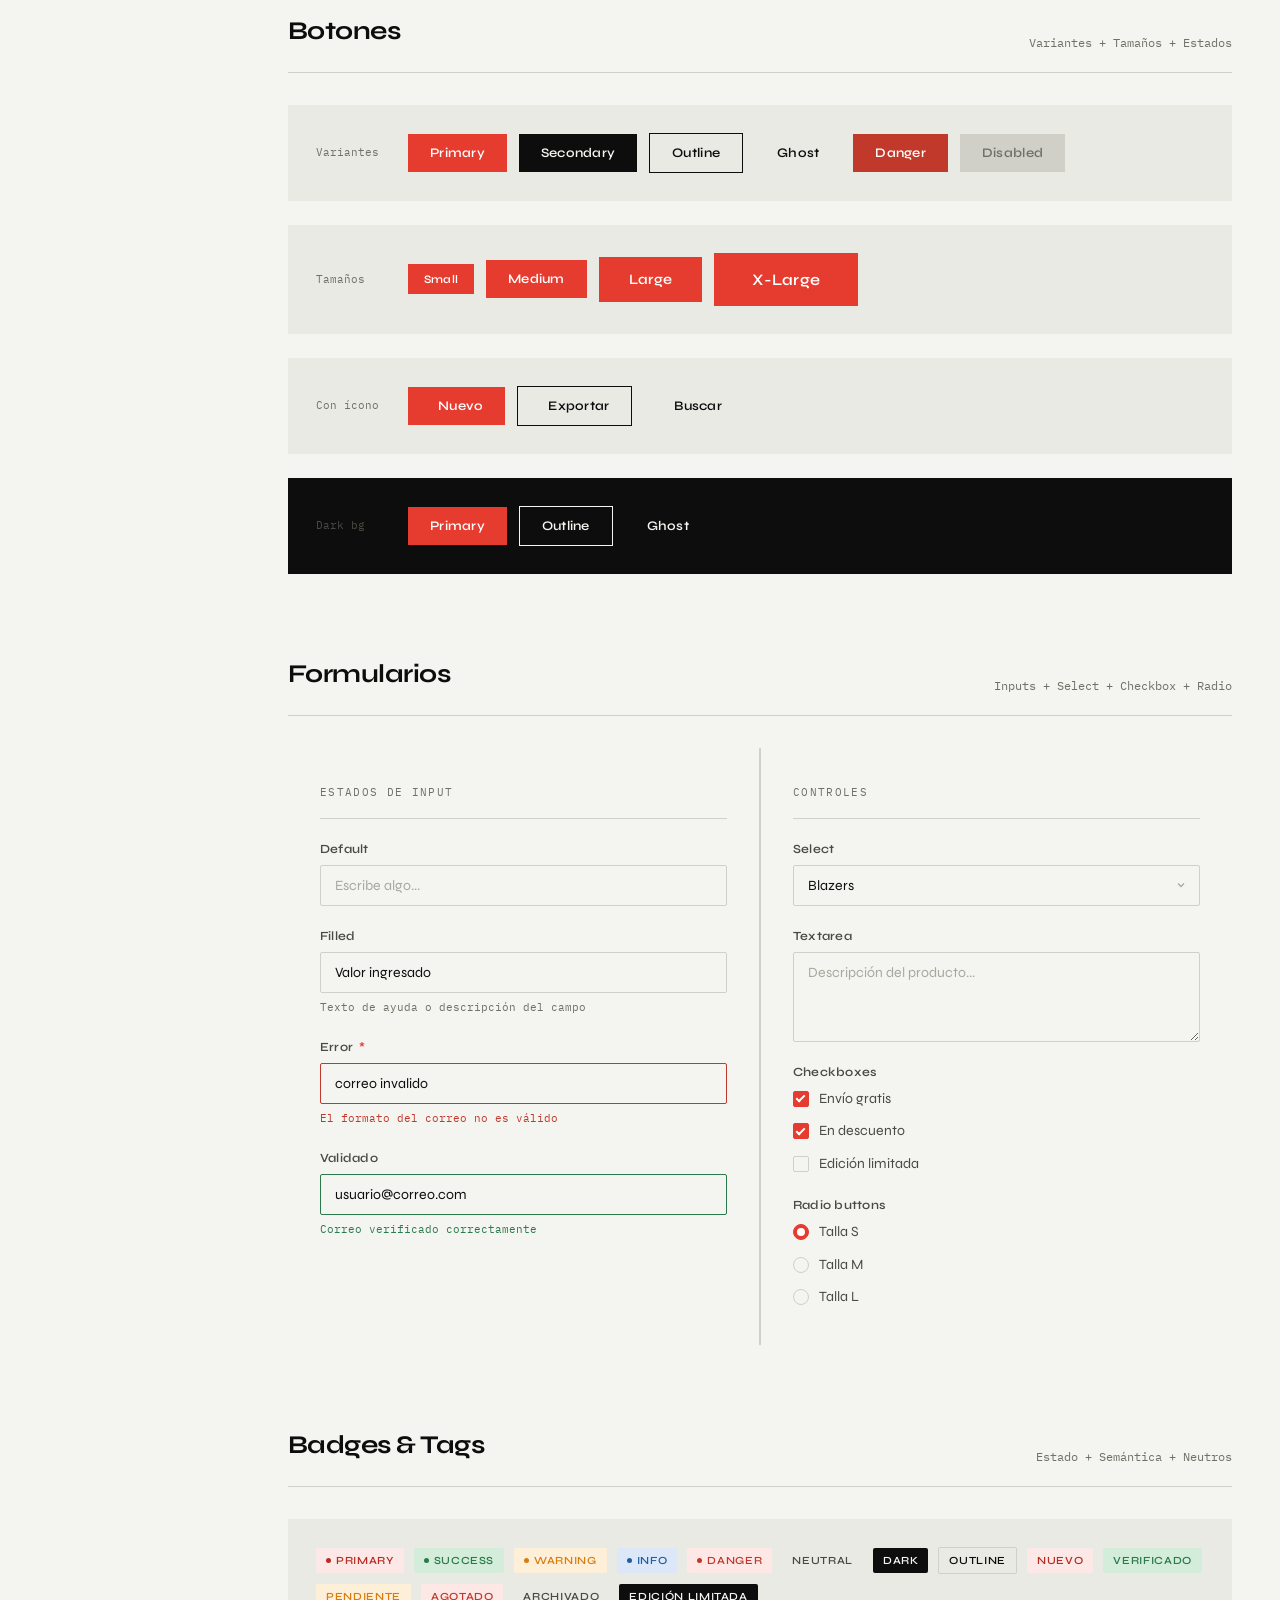
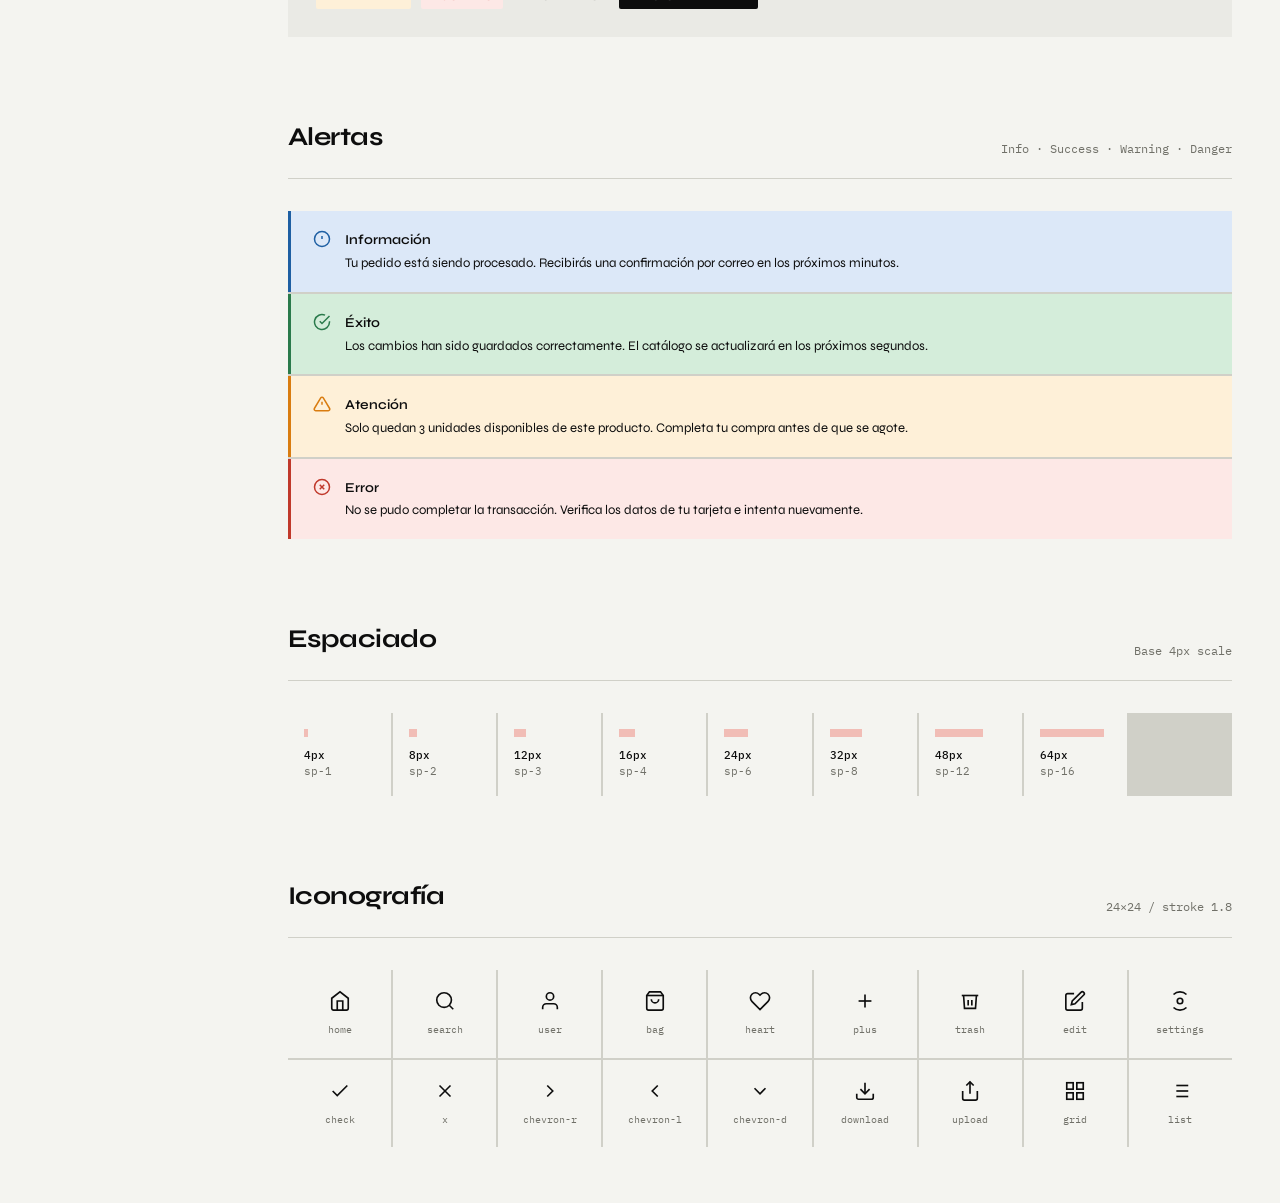
<file: proyecto3.html>
<!DOCTYPE html>
<html lang="es">
<head>
  <meta charset="UTF-8" >
  <meta name="viewport" content="width=device-width, initial-scale=1.0" >
  <title>Volta — Design System</title>
  <link rel="stylesheet" href="css/proyecto3.css" >
</head>
<body>

<div class="layout">

  <!-- ============================================================
       SIDEBAR
       ============================================================ -->
  <nav class="sidebar" aria-label="Navegación del design system">
    <div class="sidebar__brand">
      <span class="sidebar__logo">Volta</span>
      <span class="sidebar__version">Design System v2.4.0</span>
    </div>

    <div class="sidebar__nav">
      <p class="sidebar__section-title">Fundamentos</p>
      <a href="#colors"     class="sidebar__link active">
        <span class="sidebar__dot"></span> Colores
      </a>
      <a href="#typography" class="sidebar__link">
        <span class="sidebar__dot"></span> Tipografía
      </a>
      <a href="#spacing"    class="sidebar__link">
        <span class="sidebar__dot"></span> Espaciado
      </a>
      <a href="#icons"      class="sidebar__link">
        <span class="sidebar__dot"></span> Iconografía
      </a>

      <p class="sidebar__section-title">Componentes</p>
      <a href="#buttons"  class="sidebar__link">
        <span class="sidebar__dot"></span> Botones
      </a>
      <a href="#forms"    class="sidebar__link">
        <span class="sidebar__dot"></span> Formularios
      </a>
      <a href="#badges"   class="sidebar__link">
        <span class="sidebar__dot"></span> Badges &amp; Tags
      </a>
      <a href="#alerts"   class="sidebar__link">
        <span class="sidebar__dot"></span> Alertas
      </a>
    </div>

    <div class="sidebar__footer">
      Volta &copy; 2025 — v2.4.0
    </div>
  </nav>


  <!-- ============================================================
       MAIN
       ============================================================ -->
  <div class="main">

    <!-- Top bar -->
    <div class="topbar">
      <div class="topbar__breadcrumb">
        Volta DS &rsaquo; <span>Fundamentos</span>
      </div>
      <div class="topbar__actions">
        <span class="topbar__badge">Figma</span>
        <span class="topbar__badge">GitHub</span>
        <span class="topbar__badge">v2.4.0</span>
      </div>
    </div>

    <!-- Content -->
    <div class="content">


      <!-- ====================================================
           COLORS
           ==================================================== -->
      <section class="section-block" id="colors" aria-labelledby="colors-title">
        <div class="section-header">
          <h2 class="section-title" id="colors-title">Colores</h2>
          <span class="section-desc">Brand + Semantic + Neutrals</span>
        </div>

        <!-- Brand & Semantic -->
        <div class="colors-grid">
          <div class="color-chip">
            <div class="color-chip__swatch swatch--ink"></div>
            <div class="color-chip__info">
              <span class="color-chip__name">Ink</span>
              <span class="color-chip__hex">#0d0d0d — --ink</span>
            </div>
          </div>
          <div class="color-chip">
            <div class="color-chip__swatch swatch--primary"></div>
            <div class="color-chip__info">
              <span class="color-chip__name">Primary</span>
              <span class="color-chip__hex">#e63c2f — --primary</span>
            </div>
          </div>
          <div class="color-chip">
            <div class="color-chip__swatch swatch--paper"></div>
            <div class="color-chip__info">
              <span class="color-chip__name">Paper</span>
              <span class="color-chip__hex">#f4f4f0 — --paper</span>
            </div>
          </div>
          <div class="color-chip">
            <div class="color-chip__swatch swatch--success"></div>
            <div class="color-chip__info">
              <span class="color-chip__name">Success</span>
              <span class="color-chip__hex">#2a7a4b — --success</span>
            </div>
          </div>
          <div class="color-chip">
            <div class="color-chip__swatch swatch--warning"></div>
            <div class="color-chip__info">
              <span class="color-chip__name">Warning</span>
              <span class="color-chip__hex">#d97c10 — --warning</span>
            </div>
          </div>
          <div class="color-chip">
            <div class="color-chip__swatch swatch--info"></div>
            <div class="color-chip__info">
              <span class="color-chip__name">Info</span>
              <span class="color-chip__hex">#1e5fa3 — --info</span>
            </div>
          </div>
          <div class="color-chip">
            <div class="color-chip__swatch swatch--danger"></div>
            <div class="color-chip__info">
              <span class="color-chip__name">Danger</span>
              <span class="color-chip__hex">#c0392b — --danger</span>
            </div>
          </div>
          <div class="color-chip">
            <div class="color-chip__swatch swatch--n400"></div>
            <div class="color-chip__info">
              <span class="color-chip__name">Neutral 400</span>
              <span class="color-chip__hex">#a8a8a0 — --n400</span>
            </div>
          </div>
        </div>

        <!-- Neutral scale -->
        <div class="neutrals-row">
          <div class="neutral-chip neutral-chip--100"><span class="neutral-chip__label">100</span></div>
          <div class="neutral-chip neutral-chip--200"><span class="neutral-chip__label">200</span></div>
          <div class="neutral-chip neutral-chip--300"><span class="neutral-chip__label">300</span></div>
          <div class="neutral-chip neutral-chip--400"><span class="neutral-chip__label">400</span></div>
          <div class="neutral-chip neutral-chip--500"><span class="neutral-chip__label">500</span></div>
          <div class="neutral-chip neutral-chip--600"><span class="neutral-chip__label">600</span></div>
          <div class="neutral-chip neutral-chip--700"><span class="neutral-chip__label">700</span></div>
          <div class="neutral-chip neutral-chip--800"><span class="neutral-chip__label">800</span></div>
          <div class="neutral-chip neutral-chip--900"><span class="neutral-chip__label">900</span></div>
        </div>
      </section>


      <!-- ====================================================
           TYPOGRAPHY
           ==================================================== -->
      <section class="section-block" id="typography" aria-labelledby="typography-title">
        <div class="section-header">
          <h2 class="section-title" id="typography-title">Tipografía</h2>
          <span class="section-desc">Syne + IBM Plex Mono</span>
        </div>

        <div class="type-stack">
          <div class="type-row">
            <div class="type-row__meta">
              <strong>Display 1</strong>
              3rem / 800
            </div>
            <div class="type-row__sample type-d1">Volta</div>
            <div class="type-row__code">
              font-size: 3rem<br>
              font-weight: 800
            </div>
          </div>

          <div class="type-row">
            <div class="type-row__meta">
              <strong>Display 2</strong>
              2rem / 700
            </div>
            <div class="type-row__sample type-d2">Design System</div>
            <div class="type-row__code">
              font-size: 2rem<br>
              font-weight: 700
            </div>
          </div>

          <div class="type-row">
            <div class="type-row__meta">
              <strong>Heading 1</strong>
              1.5rem / 600
            </div>
            <div class="type-row__sample type-h1">Componentes UI</div>
            <div class="type-row__code">
              font-size: 1.5rem<br>
              font-weight: 600
            </div>
          </div>

          <div class="type-row">
            <div class="type-row__meta">
              <strong>Heading 2</strong>
              1.2rem / 600
            </div>
            <div class="type-row__sample type-h2">Paleta de colores</div>
            <div class="type-row__code">
              font-size: 1.2rem<br>
              font-weight: 600
            </div>
          </div>

          <div class="type-row">
            <div class="type-row__meta">
              <strong>Heading 3</strong>
              1rem / 600
            </div>
            <div class="type-row__sample type-h3">Variantes de botón</div>
            <div class="type-row__code">
              font-size: 1rem<br>
              font-weight: 600
            </div>
          </div>

          <div class="type-row">
            <div class="type-row__meta">
              <strong>Body</strong>
              0.938rem / 400
            </div>
            <div class="type-row__sample type-body">El design system unifica criterios visuales y de interacción.</div>
            <div class="type-row__code">
              font-size: 0.938rem<br>
              font-weight: 400
            </div>
          </div>

          <div class="type-row">
            <div class="type-row__meta">
              <strong>Small</strong>
              0.813rem / 400
            </div>
            <div class="type-row__sample type-sm">Texto de apoyo y notas secundarias en la interfaz.</div>
            <div class="type-row__code">
              font-size: 0.813rem<br>
              font-weight: 400
            </div>
          </div>

          <div class="type-row">
            <div class="type-row__meta">
              <strong>Mono</strong>
              0.813rem / 400
            </div>
            <div class="type-row__sample type-mono">const color = '#e63c2f';</div>
            <div class="type-row__code">
              IBM Plex Mono<br>
              font-size: 0.813rem
            </div>
          </div>

          <div class="type-row">
            <div class="type-row__meta">
              <strong>Label</strong>
              0.688rem / 600
            </div>
            <div class="type-row__sample type-label">Etiqueta de sección</div>
            <div class="type-row__code">
              font-size: 0.688rem<br>
              letter-spacing: 0.14em
            </div>
          </div>
        </div>
      </section>


      <!-- ====================================================
           BUTTONS
           ==================================================== -->
      <section class="section-block" id="buttons" aria-labelledby="buttons-title">
        <div class="section-header">
          <h2 class="section-title" id="buttons-title">Botones</h2>
          <span class="section-desc">Variantes + Tamaños + Estados</span>
        </div>

        <div class="buttons-group">

          <!-- Variantes -->
          <div class="buttons-row">
            <span class="btn-label">Variantes</span>
            <button type="button" class="btn btn--md btn--primary">Primary</button>
            <button type="button" class="btn btn--md btn--secondary">Secondary</button>
            <button type="button" class="btn btn--md btn--outline">Outline</button>
            <button type="button" class="btn btn--md btn--ghost">Ghost</button>
            <button type="button" class="btn btn--md btn--danger">Danger</button>
            <button type="button" class="btn btn--md btn--disabled">Disabled</button>
          </div>

          <!-- Tamaños -->
          <div class="buttons-row">
            <span class="btn-label">Tamaños</span>
            <button type="button" class="btn btn--sm btn--primary">Small</button>
            <button type="button" class="btn btn--md btn--primary">Medium</button>
            <button type="button" class="btn btn--lg btn--primary">Large</button>
            <button type="button" class="btn btn--xl btn--primary">X-Large</button>
          </div>

          <!-- Con íconos -->
          <div class="buttons-row">
            <span class="btn-label">Con ícono</span>
            <button type="button" class="btn btn--md btn--primary">
              <svg class="btn__icon" viewBox="0 0 24 24">
                <line x1="12" y1="5" x2="12" y2="19"/>
                <line x1="5" y1="12" x2="19" y2="12"/>
              </svg>
              Nuevo
            </button>
            <button type="button" class="btn btn--md btn--outline">
              <svg class="btn__icon" viewBox="0 0 24 24">
                <path d="M21 15v4a2 2 0 0 1-2 2H5a2 2 0 0 1-2-2v-4"/>
                <polyline points="7 10 12 15 17 10"/>
                <line x1="12" y1="15" x2="12" y2="3"/>
              </svg>
              Exportar
            </button>
            <button type="button" class="btn btn--md btn--ghost">
              <svg class="btn__icon" viewBox="0 0 24 24">
                <circle cx="11" cy="11" r="8"/>
                <line x1="21" y1="21" x2="16.65" y2="16.65"/>
              </svg>
              Buscar
            </button>
            <button type="button" class="btn btn--md btn--icon" aria-label="Configuración">
              <svg class="btn__icon" viewBox="0 0 24 24" style="display:block">
                <circle cx="12" cy="12" r="3"/>
                <path d="M19.07 4.93a10 10 0 0 0-14.14 0M4.93 19.07a10 10 0 0 0 14.14 0"/>
              </svg>
            </button>
          </div>

          <!-- Dark background -->
          <div class="buttons-row buttons-row--dark">
            <span class="btn-label">Dark bg</span>
            <button type="button" class="btn btn--md btn--primary">Primary</button>
            <button type="button" class="btn btn--md btn--outline btn--outline-light">Outline</button>
            <button type="button" class="btn btn--md btn--ghost btn--ghost-light">Ghost</button>
          </div>

        </div>
      </section>


      <!-- ====================================================
           FORMS
           ==================================================== -->
      <section class="section-block" id="forms" aria-labelledby="forms-title">
        <div class="section-header">
          <h2 class="section-title" id="forms-title">Formularios</h2>
          <span class="section-desc">Inputs + Select + Checkbox + Radio</span>
        </div>

        <div class="forms-grid">

          <!-- Panel 1: States -->
          <div class="form-panel">
            <p class="form-panel__title">Estados de input</p>

            <div class="field">
              <label class="field__label" for="input-default">Default</label>
              <input id="input-default" type="text" class="field__input" placeholder="Escribe algo..." >
            </div>

            <div class="field">
              <label class="field__label" for="input-filled">Filled</label>
              <input id="input-filled" type="text" class="field__input" value="Valor ingresado" >
              <span class="field__hint">Texto de ayuda o descripción del campo</span>
            </div>

            <div class="field">
              <label class="field__label" for="input-error">
                Error <span class="field__required">*</span>
              </label>
              <input id="input-error" type="text" class="field__input field__input--error" value="correo invalido" >
              <span class="field__hint field__hint--error">El formato del correo no es válido</span>
            </div>

            <div class="field">
              <label class="field__label" for="input-success">Validado</label>
              <input id="input-success" type="text" class="field__input field__input--success" value="usuario@correo.com" >
              <span class="field__hint field__hint--success">Correo verificado correctamente</span>
            </div>
          </div>

          <!-- Panel 2: Controls -->
          <div class="form-panel">
            <p class="form-panel__title">Controles</p>

            <div class="field">
              <label class="field__label" for="select-cat">Select</label>
              <select id="select-cat" class="field__select">
                <option>Selecciona una opción</option>
                <option selected>Blazers</option>
                <option>Pantalones</option>
                <option>Camisas</option>
              </select>
            </div>

            <div class="field">
              <label class="field__label" for="textarea-desc">Textarea</label>
              <textarea id="textarea-desc" class="field__textarea" placeholder="Descripción del producto..."></textarea>
            </div>

            <div class="field">
              <p class="field__label">Checkboxes</p>
              <div class="check-group">
                <label class="check-item">
                  <input type="checkbox" checked > Envío gratis
                </label>
                <label class="check-item">
                  <input type="checkbox" checked > En descuento
                </label>
                <label class="check-item">
                  <input type="checkbox" > Edición limitada
                </label>
              </div>
            </div>

            <div class="field">
              <p class="field__label">Radio buttons</p>
              <div class="check-group">
                <label class="check-item">
                  <input type="radio" name="talla" checked > Talla S
                </label>
                <label class="check-item">
                  <input type="radio" name="talla" > Talla M
                </label>
                <label class="check-item">
                  <input type="radio" name="talla" > Talla L
                </label>
              </div>
            </div>
          </div>

        </div>
      </section>


      <!-- ====================================================
           BADGES
           ==================================================== -->
      <section class="section-block" id="badges" aria-labelledby="badges-title">
        <div class="section-header">
          <h2 class="section-title" id="badges-title">Badges &amp; Tags</h2>
          <span class="section-desc">Estado + Semántica + Neutros</span>
        </div>

        <div class="badges-wrap">
          <span class="badge badge--primary"><span class="badge__dot"></span> Primary</span>
          <span class="badge badge--success"><span class="badge__dot"></span> Success</span>
          <span class="badge badge--warning"><span class="badge__dot"></span> Warning</span>
          <span class="badge badge--info"><span class="badge__dot"></span> Info</span>
          <span class="badge badge--danger"><span class="badge__dot"></span> Danger</span>
          <span class="badge badge--neutral">Neutral</span>
          <span class="badge badge--dark">Dark</span>
          <span class="badge badge--outline">Outline</span>
          <span class="badge badge--primary">Nuevo</span>
          <span class="badge badge--success">Verificado</span>
          <span class="badge badge--warning">Pendiente</span>
          <span class="badge badge--danger">Agotado</span>
          <span class="badge badge--neutral">Archivado</span>
          <span class="badge badge--dark">Edición limitada</span>
        </div>
      </section>


      <!-- ====================================================
           ALERTS
           ==================================================== -->
      <section class="section-block" id="alerts" aria-labelledby="alerts-title">
        <div class="section-header">
          <h2 class="section-title" id="alerts-title">Alertas</h2>
          <span class="section-desc">Info · Success · Warning · Danger</span>
        </div>

        <div class="alerts-stack">
          <div class="alert alert--info" role="status">
            <svg class="alert__icon" viewBox="0 0 24 24">
              <circle cx="12" cy="12" r="10"/>
              <line x1="12" y1="8" x2="12" y2="12"/>
              <line x1="12" y1="16" x2="12.01" y2="16"/>
            </svg>
            <div class="alert__body">
              <p class="alert__title">Información</p>
              <p class="alert__text">Tu pedido está siendo procesado. Recibirás una confirmación por correo en los próximos minutos.</p>
            </div>
          </div>

          <div class="alert alert--success" role="status">
            <svg class="alert__icon" viewBox="0 0 24 24">
              <path d="M22 11.08V12a10 10 0 1 1-5.93-9.14"/>
              <polyline points="22 4 12 14.01 9 11.01"/>
            </svg>
            <div class="alert__body">
              <p class="alert__title">Éxito</p>
              <p class="alert__text">Los cambios han sido guardados correctamente. El catálogo se actualizará en los próximos segundos.</p>
            </div>
          </div>

          <div class="alert alert--warning" role="alert">
            <svg class="alert__icon" viewBox="0 0 24 24">
              <path d="M10.29 3.86L1.82 18a2 2 0 0 0 1.71 3h16.94a2 2 0 0 0 1.71-3L13.71 3.86a2 2 0 0 0-3.42 0z"/>
              <line x1="12" y1="9" x2="12" y2="13"/>
              <line x1="12" y1="17" x2="12.01" y2="17"/>
            </svg>
            <div class="alert__body">
              <p class="alert__title">Atención</p>
              <p class="alert__text">Solo quedan 3 unidades disponibles de este producto. Completa tu compra antes de que se agote.</p>
            </div>
          </div>

          <div class="alert alert--danger" role="alert">
            <svg class="alert__icon" viewBox="0 0 24 24">
              <circle cx="12" cy="12" r="10"/>
              <line x1="15" y1="9" x2="9" y2="15"/>
              <line x1="9" y1="9" x2="15" y2="15"/>
            </svg>
            <div class="alert__body">
              <p class="alert__title">Error</p>
              <p class="alert__text">No se pudo completar la transacción. Verifica los datos de tu tarjeta e intenta nuevamente.</p>
            </div>
          </div>
        </div>
      </section>


      <!-- ====================================================
           SPACING
           ==================================================== -->
      <section class="section-block" id="spacing" aria-labelledby="spacing-title">
        <div class="section-header">
          <h2 class="section-title" id="spacing-title">Espaciado</h2>
          <span class="section-desc">Base 4px scale</span>
        </div>

        <div class="spacing-grid">
          <div class="spacing-chip sp-4">
            <div class="spacing-chip__block"></div>
            <div class="spacing-chip__label"><strong>4px</strong>sp-1</div>
          </div>
          <div class="spacing-chip sp-8">
            <div class="spacing-chip__block"></div>
            <div class="spacing-chip__label"><strong>8px</strong>sp-2</div>
          </div>
          <div class="spacing-chip sp-12">
            <div class="spacing-chip__block"></div>
            <div class="spacing-chip__label"><strong>12px</strong>sp-3</div>
          </div>
          <div class="spacing-chip sp-16">
            <div class="spacing-chip__block"></div>
            <div class="spacing-chip__label"><strong>16px</strong>sp-4</div>
          </div>
          <div class="spacing-chip sp-24">
            <div class="spacing-chip__block"></div>
            <div class="spacing-chip__label"><strong>24px</strong>sp-6</div>
          </div>
          <div class="spacing-chip sp-32">
            <div class="spacing-chip__block"></div>
            <div class="spacing-chip__label"><strong>32px</strong>sp-8</div>
          </div>
          <div class="spacing-chip sp-48">
            <div class="spacing-chip__block"></div>
            <div class="spacing-chip__label"><strong>48px</strong>sp-12</div>
          </div>
          <div class="spacing-chip sp-64">
            <div class="spacing-chip__block"></div>
            <div class="spacing-chip__label"><strong>64px</strong>sp-16</div>
          </div>
        </div>
      </section>


      <!-- ====================================================
           ICONS
           ==================================================== -->
      <section class="section-block" id="icons" aria-labelledby="icons-title">
        <div class="section-header">
          <h2 class="section-title" id="icons-title">Iconografía</h2>
          <span class="section-desc">24×24 / stroke 1.8</span>
        </div>

        <div class="icons-grid">
          <div class="icon-chip">
            <svg viewBox="0 0 24 24"><path d="M3 9l9-7 9 7v11a2 2 0 0 1-2 2H5a2 2 0 0 1-2-2z"/><polyline points="9 22 9 12 15 12 15 22"/></svg>
            <span class="icon-chip__name">home</span>
          </div>
          <div class="icon-chip">
            <svg viewBox="0 0 24 24"><circle cx="11" cy="11" r="8"/><line x1="21" y1="21" x2="16.65" y2="16.65"/></svg>
            <span class="icon-chip__name">search</span>
          </div>
          <div class="icon-chip">
            <svg viewBox="0 0 24 24"><path d="M20 21v-2a4 4 0 0 0-4-4H8a4 4 0 0 0-4 4v2"/><circle cx="12" cy="7" r="4"/></svg>
            <span class="icon-chip__name">user</span>
          </div>
          <div class="icon-chip">
            <svg viewBox="0 0 24 24"><path d="M6 2L3 6v14a2 2 0 0 0 2 2h14a2 2 0 0 0 2-2V6l-3-4z"/><line x1="3" y1="6" x2="21" y2="6"/><path d="M16 10a4 4 0 0 1-8 0"/></svg>
            <span class="icon-chip__name">bag</span>
          </div>
          <div class="icon-chip">
            <svg viewBox="0 0 24 24"><path d="M20.84 4.61a5.5 5.5 0 0 0-7.78 0L12 5.67l-1.06-1.06a5.5 5.5 0 0 0-7.78 7.78l1.06 1.06L12 21.23l7.78-7.78 1.06-1.06a5.5 5.5 0 0 0 0-7.78z"/></svg>
            <span class="icon-chip__name">heart</span>
          </div>
          <div class="icon-chip">
            <svg viewBox="0 0 24 24"><line x1="12" y1="5" x2="12" y2="19"/><line x1="5" y1="12" x2="19" y2="12"/></svg>
            <span class="icon-chip__name">plus</span>
          </div>
          <div class="icon-chip">
            <svg viewBox="0 0 24 24"><polyline points="3 6 5 6 21 6"/><path d="M19 6l-1 14H6L5 6"/><path d="M10 11v6"/><path d="M14 11v6"/></svg>
            <span class="icon-chip__name">trash</span>
          </div>
          <div class="icon-chip">
            <svg viewBox="0 0 24 24"><path d="M11 4H4a2 2 0 0 0-2 2v14a2 2 0 0 0 2 2h14a2 2 0 0 0 2-2v-7"/><path d="M18.5 2.5a2.121 2.121 0 0 1 3 3L12 15l-4 1 1-4 9.5-9.5z"/></svg>
            <span class="icon-chip__name">edit</span>
          </div>
          <div class="icon-chip">
            <svg viewBox="0 0 24 24"><circle cx="12" cy="12" r="3"/><path d="M19.07 4.93a10 10 0 0 0-14.14 0M4.93 19.07a10 10 0 0 0 14.14 0"/></svg>
            <span class="icon-chip__name">settings</span>
          </div>
          <div class="icon-chip">
            <svg viewBox="0 0 24 24"><polyline points="20 6 9 17 4 12"/></svg>
            <span class="icon-chip__name">check</span>
          </div>
          <div class="icon-chip">
            <svg viewBox="0 0 24 24"><line x1="18" y1="6" x2="6" y2="18"/><line x1="6" y1="6" x2="18" y2="18"/></svg>
            <span class="icon-chip__name">x</span>
          </div>
          <div class="icon-chip">
            <svg viewBox="0 0 24 24"><polyline points="9 18 15 12 9 6"/></svg>
            <span class="icon-chip__name">chevron-r</span>
          </div>
          <div class="icon-chip">
            <svg viewBox="0 0 24 24"><polyline points="15 18 9 12 15 6"/></svg>
            <span class="icon-chip__name">chevron-l</span>
          </div>
          <div class="icon-chip">
            <svg viewBox="0 0 24 24"><polyline points="6 9 12 15 18 9"/></svg>
            <span class="icon-chip__name">chevron-d</span>
          </div>
          <div class="icon-chip">
            <svg viewBox="0 0 24 24"><path d="M21 15v4a2 2 0 0 1-2 2H5a2 2 0 0 1-2-2v-4"/><polyline points="7 10 12 15 17 10"/><line x1="12" y1="15" x2="12" y2="3"/></svg>
            <span class="icon-chip__name">download</span>
          </div>
          <div class="icon-chip">
            <svg viewBox="0 0 24 24"><path d="M4 12v8a2 2 0 0 0 2 2h12a2 2 0 0 0 2-2v-8"/><polyline points="16 6 12 2 8 6"/><line x1="12" y1="2" x2="12" y2="15"/></svg>
            <span class="icon-chip__name">upload</span>
          </div>
          <div class="icon-chip">
            <svg viewBox="0 0 24 24"><rect x="3" y="3" width="7" height="7"/><rect x="14" y="3" width="7" height="7"/><rect x="14" y="14" width="7" height="7"/><rect x="3" y="14" width="7" height="7"/></svg>
            <span class="icon-chip__name">grid</span>
          </div>
          <div class="icon-chip">
            <svg viewBox="0 0 24 24"><line x1="8" y1="6" x2="21" y2="6"/><line x1="8" y1="12" x2="21" y2="12"/><line x1="8" y1="18" x2="21" y2="18"/><line x1="3" y1="6" x2="3.01" y2="6"/><line x1="3" y1="12" x2="3.01" y2="12"/><line x1="3" y1="18" x2="3.01" y2="18"/></svg>
            <span class="icon-chip__name">list</span>
          </div>
        </div>
      </section>


    </div>
    <!-- / content -->
  </div>
  <!-- / main -->

</div>
<!-- / layout -->

</body>
</html>
</file>
<file: css/styles.css>
*,
*::before,
*::after {
  box-sizing: border-box;
  margin: 0;
  padding: 0;
}

:root {
  --bg: #07070d;
  --bg2: #0e0e1a;
  --surface: #1a1a2e;
  --border: #252540;
  --cyan: #00d4ff;
  --cyan2: #00a8cc;
  --purple: #a855f7;
  --green: #10b981;
  --text: #e8eaf0;
  --muted: #7a7d9c;
  --faint: #3a3a5c;
  --grad: linear-gradient(135deg, #00d4ff, #a855f7);
}

html {
  scroll-behavior: smooth;
}
body {
  background: var(--bg);
  color: var(--text);
  font-family: "Syne", sans-serif;
  overflow-x: hidden;
}

::-webkit-scrollbar {
  width: 4px;
}
::-webkit-scrollbar-track {
  background: var(--bg);
}
::-webkit-scrollbar-thumb {
  background: var(--cyan2);
  border-radius: 2px;
}

body::before {
  content: "";
  position: fixed;
  inset: 0;
  pointer-events: none;
  z-index: 1;
  opacity: 0.35;
  background-image: url("data:image/svg+xml,%3Csvg viewBox='0 0 256 256' xmlns='http://www.w3.org/2000/svg'%3E%3Cfilter id='n'%3E%3CfeTurbulence type='fractalNoise' baseFrequency='0.9' numOctaves='4' stitchTiles='stitch'/%3E%3C/filter%3E%3Crect width='100%25' height='100%25' filter='url(%23n)' opacity='0.04'/%3E%3C/svg%3E");
}

/* ANIMACIONES */
@keyframes fadeUp {
  from {
    opacity: 0;
    transform: translateY(20px);
  }
  to {
    opacity: 1;
    transform: none;
  }
}
@keyframes pulse {
  0%,
  100% {
    box-shadow: 0 0 8px #00d4ff;
  }
  50% {
    box-shadow:
      0 0 20px #00d4ff,
      0 0 40px rgba(0, 212, 255, 0.3);
  }
}
@keyframes glowCycle {
  0%,
  100% {
    box-shadow:
      0 0 40px rgba(0, 212, 255, 0.3),
      0 0 80px rgba(168, 85, 247, 0.1);
  }
  50% {
    box-shadow:
      0 0 60px rgba(168, 85, 247, 0.4),
      0 0 80px rgba(0, 212, 255, 0.1);
  }
}
@keyframes float0 {
  0%,
  100% {
    transform: translateX(-50%) translateY(0);
  }
  50% {
    transform: translateX(-50%) translateY(-8px);
  }
}
@keyframes float {
  0%,
  100% {
    transform: translateY(0);
  }
  50% {
    transform: translateY(-8px);
  }
}

/* NAVBAR */
nav {
  position: fixed;
  top: 0;
  left: 0;
  right: 0;
  z-index: 100;
  display: flex;
  align-items: center;
  justify-content: space-between;
  padding: 18px 6vw;
  backdrop-filter: blur(20px);
  background: rgba(7, 7, 13, 0.88);
  border-bottom: 1px solid var(--border);
}
.nav-logo {
  font-family: "Space Mono", monospace;
  font-size: 1.1rem;
  font-weight: 700;
  color: var(--text);
  text-decoration: none;
  display: flex;
  align-items: center;
  gap: 8px;
}
.nav-dot {
  display: inline-block;
  width: 8px;
  height: 8px;
  background: var(--cyan);
  border-radius: 50%;
  animation: pulse 2s infinite;
}
.nav-links {
  display: flex;
  align-items: center;
  gap: 36px;
  list-style: none;
}
.nav-links a {
  font-family: "Space Mono", monospace;
  font-size: 0.8rem;
  color: var(--muted);
  text-decoration: none;
  letter-spacing: 0.08em;
  transition: color 0.2s;
  position: relative;
}
.nav-links a::after {
  content: "";
  position: absolute;
  bottom: -4px;
  left: 0;
  width: 0;
  height: 1px;
  background: var(--cyan);
  transition: width 0.3s;
}
.nav-links a:hover {
  color: var(--cyan);
}
.nav-links a:hover::after {
  width: 100%;
}
.nav-cta {
  font-family: "Space Mono", monospace;
  font-size: 0.78rem;
  font-weight: 700;
  color: var(--cyan);
  text-decoration: none;
  border: 1px solid var(--cyan);
  padding: 8px 20px;
  border-radius: 4px;
  letter-spacing: 0.1em;
  text-transform: uppercase;
  transition: all 0.3s;
  box-shadow: 0 0 12px rgba(0, 212, 255, 0.15);
}
.nav-cta:hover {
  background: rgba(0, 212, 255, 0.1);
  box-shadow: 0 0 24px rgba(0, 212, 255, 0.35);
  transform: translateY(-1px);
}

/* HAMBURGER */
#nav-toggle {
  display: none;
}

.hamburger {
  display: none;
  flex-direction: column;
  gap: 5px;
  cursor: pointer;
  padding: 4px;
  z-index: 200;
  position: relative;
}

.hamburger span {
  display: block;
  width: 24px;
  height: 2px;
  background: #e8eaf0;
  transition: all 0.3s;
  border-radius: 2px;
}

/* Animación X */
#nav-toggle:checked ~ .hamburger span:nth-child(1) {
  transform: rotate(45deg) translate(5px, 5px);
}
#nav-toggle:checked ~ .hamburger span:nth-child(2) {
  opacity: 0;
  transform: scaleX(0);
}
#nav-toggle:checked ~ .hamburger span:nth-child(3) {
  transform: rotate(-45deg) translate(5px, -5px);
}

.mobile-menu {
  display: none;
  position: fixed;
  top: 0;
  left: 0;
  width: 100vw;
  background: #07070d;
  z-index: 150;
  flex-direction: column;
  align-items: stretch;
  justify-content: center;
  padding: 80px 32px 40px;
}

#nav-toggle:checked ~ .mobile-menu {
  display: flex;
}

.mobile-menu a {
  font-family: "Space Mono", monospace;
  font-size: 0.9rem;
  color: #e8eaf0;
  text-decoration: none;
  letter-spacing: 0.12em;
  padding: 20px 16px;
  border-bottom: 1px solid rgba(255, 255, 255, 0.08);
  transition: color 0.2s, background 0.2s;
  display: block;
}

.mobile-menu a:first-child {
  border-top: 1px solid rgba(255, 255, 255, 0.08);
}

.mobile-menu a:hover,
.mobile-menu a:active {
  color: #00d4ff;
  background: rgba(0, 212, 255, 0.05);
}

.mobile-hire {
  color: #00d4ff !important;
  border-top: none !important;
  border-bottom: none !important;
  margin-top: 20px;
  text-align: center;
  font-weight: 700;
}

@media (max-width: 768px) {
  .hamburger {
    display: flex;
  }
}

section {
  padding: 100px 6vw;
  position: relative;
}
.section-inner {
  max-width: 1100px;
  margin: 0 auto;
}
.section-label {
  font-family: "Space Mono", monospace;
  font-size: 0.72rem;
  letter-spacing: 0.2em;
  text-transform: uppercase;
  color: var(--cyan);
  margin-bottom: 10px;
  display: flex;
  align-items: center;
  gap: 12px;
}
.section-label::after {
  content: "";
  flex: 1;
  max-width: 60px;
  height: 1px;
  background: var(--cyan);
  opacity: 0.4;
}
.section-title {
  font-size: clamp(1.8rem, 3.5vw, 2.8rem);
  font-weight: 800;
  line-height: 1.1;
  letter-spacing: -0.02em;
  margin-bottom: 16px;
}
.section-sub {
  font-size: 1rem;
  color: var(--muted);
  line-height: 1.6;
  max-width: 480px;
  margin-bottom: 56px;
}

/* HERO */
#hero {
  position: relative;
  min-height: 100vh;
  display: flex;
  align-items: center;
  padding: 0 6vw;
  overflow: hidden;
}
.grid-bg {
  position: absolute;
  inset: 0;
  z-index: 0;
  background-image:
    linear-gradient(rgba(0, 212, 255, 0.03) 1px, transparent 1px),
    linear-gradient(90deg, rgba(0, 212, 255, 0.03) 1px, transparent 1px);
  background-size: 60px 60px;
  mask-image: radial-gradient(
    ellipse 80% 60% at 50% 50%,
    black 30%,
    transparent 100%
  );
}
.blob {
  position: absolute;
  border-radius: 50%;
  filter: blur(80px);
  opacity: 0.1;
  pointer-events: none;
}
.blob-1 {
  width: 500px;
  height: 500px;
  background: var(--cyan);
  top: -100px;
  right: -100px;
  z-index: 0;
}
.blob-2 {
  width: 400px;
  height: 400px;
  background: var(--purple);
  bottom: 0;
  right: 200px;
  z-index: 0;
}
.hero-inner {
  position: relative;
  z-index: 2;
  display: grid;
  grid-template-columns: 1fr auto;
  gap: 60px;
  align-items: center;
  width: 100%;
  max-width: 1200px;
  margin: 0 auto;
  padding-top: 80px;
}
.hero-left {
  max-width: 640px;
}
.avail-badge {
  display: inline-flex;
  align-items: center;
  gap: 8px;
  border: 1px solid rgba(16, 185, 129, 0.3);
  background: rgba(16, 185, 129, 0.06);
  color: var(--green);
  font-family: "Space Mono", monospace;
  font-size: 0.72rem;
  letter-spacing: 0.1em;
  padding: 6px 14px;
  border-radius: 100px;
  margin-bottom: 28px;
  animation: fadeUp 0.6s 0.2s both;
}
.avail-badge::before {
  content: "";
  width: 6px;
  height: 6px;
  background: var(--green);
  border-radius: 50%;
  box-shadow: 0 0 6px var(--green);
  animation: pulse 2s infinite;
}
.hero-h1 {
  font-size: clamp(2.4rem, 5vw, 4.2rem);
  font-weight: 800;
  line-height: 1.05;
  letter-spacing: -0.02em;
  color: var(--text);
  margin-bottom: 12px;
  animation: fadeUp 0.6s 0.35s both;
}
.hero-h1 em {
  font-style: normal;
  background: var(--grad);
  -webkit-background-clip: text;
  -webkit-text-fill-color: transparent;
  background-clip: text;
}
.hero-role {
  font-family: "Space Mono", monospace;
  font-size: clamp(0.85rem, 1.5vw, 1rem);
  color: var(--cyan);
  letter-spacing: 0.15em;
  text-transform: uppercase;
  margin-bottom: 24px;
  animation: fadeUp 0.6s 0.45s both;
}
.hero-desc {
  font-size: 1.05rem;
  line-height: 1.7;
  color: var(--muted);
  max-width: 500px;
  margin-bottom: 36px;
  animation: fadeUp 0.6s 0.55s both;
}
.hero-btns {
  display: flex;
  gap: 14px;
  flex-wrap: wrap;
  margin-bottom: 44px;
  animation: fadeUp 0.6s 0.65s both;
}
.btn-primary {
  display: inline-flex;
  align-items: center;
  gap: 8px;
  background: var(--cyan);
  color: #07070d;
  font-family: "Space Mono", monospace;
  font-size: 0.8rem;
  font-weight: 700;
  letter-spacing: 0.08em;
  text-transform: uppercase;
  padding: 13px 28px;
  border-radius: 4px;
  text-decoration: none;
  transition: all 0.3s;
  box-shadow: 0 0 24px rgba(0, 212, 255, 0.4);
}
.btn-primary:hover {
  transform: translateY(-2px);
  box-shadow:
    0 0 40px rgba(0, 212, 255, 0.6),
    0 8px 32px rgba(0, 212, 255, 0.2);
}
.btn-outline {
  display: inline-flex;
  align-items: center;
  gap: 8px;
  border: 1px solid var(--border);
  color: var(--text);
  font-family: "Space Mono", monospace;
  font-size: 0.8rem;
  font-weight: 700;
  letter-spacing: 0.08em;
  text-transform: uppercase;
  padding: 13px 28px;
  border-radius: 4px;
  text-decoration: none;
  background: transparent;
  transition: all 0.3s;
}
.btn-outline:hover {
  border-color: var(--cyan);
  color: var(--cyan);
  background: rgba(0, 212, 255, 0.05);
}
.hero-socials {
  display: flex;
  gap: 20px;
  animation: fadeUp 0.6s 0.75s both;
}
.hero-socials a {
  display: flex;
  align-items: center;
  justify-content: center;
  width: 40px;
  height: 40px;
  border: 1px solid var(--border);
  border-radius: 8px;
  color: var(--muted);
  text-decoration: none;
  transition: all 0.3s;
}
.hero-socials a:hover {
  border-color: var(--cyan);
  color: var(--cyan);
  background: rgba(0, 212, 255, 0.08);
  box-shadow: 0 0 16px rgba(0, 212, 255, 0.2);
  transform: translateY(-2px);
}
.hero-photo-wrap {
  position: relative;
  flex-shrink: 0;
  animation: fadeUp 0.8s 0.5s both;
}
.hero-photo-ring {
  width: 280px;
  height: 280px;
  border-radius: 50%;
  background: var(--grad);
  padding: 3px;
  animation: glowCycle 4s ease-in-out infinite;
}
.hero-photo-inner {
  width: 100%;
  height: 100%;
  border-radius: 50%;
  background: var(--surface);
  display: flex;
  align-items: center;
  justify-content: center;
  overflow: hidden;
}
.hero-photo-inner img {
  width: 100%;
  height: 100%;
  object-fit: cover;
  border-radius: 50%;
}
.tech-badges {
  position: absolute;
  inset: -20px;
}
.tech-badge {
  position: absolute;
  font-family: "Space Mono", monospace;
  font-size: 0.68rem;
  font-weight: 700;
  color: var(--text);
  background: var(--surface);
  border: 1px solid var(--border);
  padding: 5px 11px;
  border-radius: 100px;
  white-space: nowrap;
  box-shadow: 0 4px 16px rgba(0, 0, 0, 0.5);
}
.tech-badge:nth-child(1) {
  top: 0;
  left: 50%;
  animation: float0 4s ease-in-out 0s infinite;
}
.tech-badge:nth-child(2) {
  top: 25%;
  right: -20px;
  animation: float 4s ease-in-out 1s infinite;
}
.tech-badge:nth-child(3) {
  bottom: 15%;
  right: -10px;
  animation: float 4s ease-in-out 2s infinite;
}
.tech-badge:nth-child(4) {
  bottom: 0;
  left: 20%;
  animation: float 4s ease-in-out 0.5s infinite;
}
.tech-badge:nth-child(5) {
  top: 30%;
  left: -20px;
  animation: float 4s ease-in-out 1.5s infinite;
}

/* FOOTER */
footer {
  background: var(--bg);
  border-top: 1px solid transparent;
  border-image: linear-gradient(
      90deg,
      transparent,
      #00d4ff,
      #a855f7,
      transparent
    )
    1;
  padding: 28px 6vw;
  display: flex;
  align-items: center;
  justify-content: space-between;
  flex-wrap: wrap;
  gap: 16px;
}
.footer-left {
  font-family: "Space Mono", monospace;
  font-size: 0.75rem;
  color: var(--muted);
}
.footer-left span {
  color: var(--cyan);
}
.footer-right {
  display: flex;
  gap: 24px;
}
.footer-right a {
  font-family: "Space Mono", monospace;
  font-size: 0.72rem;
  color: var(--muted);
  text-decoration: none;
  letter-spacing: 0.06em;
  transition: color 0.2s;
}
.footer-right a:hover {
  color: var(--cyan);
}

/* HAMBURGER */
#nav-toggle {
  display: none;
}

.hamburger {
  display: none;
  flex-direction: column;
  gap: 5px;
  cursor: pointer;
  padding: 4px;
  z-index: 9999;
  position: relative;
}
.hamburger span {
  display: block;
  width: 24px;
  height: 2px;
  background: #e8eaf0;
  transition: all 0.3s;
  border-radius: 2px;
}

#nav-toggle:checked ~ .hamburger span:nth-child(1) {
  transform: rotate(45deg) translate(5px, 5px);
}
#nav-toggle:checked ~ .hamburger span:nth-child(2) {
  opacity: 0;
  transform: scaleX(0);
}
#nav-toggle:checked ~ .hamburger span:nth-child(3) {
  transform: rotate(-45deg) translate(5px, -5px);
}

/* Dropdown pequeño debajo del navbar */
.mobile-menu {
  display: none;
  position: fixed;
  top: 61px;
  left: 0;
  width: 100%;
  /* SIN height ni min-height — solo ocupa lo que necesita */
  background: #0e0e1a;
  border-bottom: 1px solid #252540;
  z-index: 9998;
  flex-direction: column;
  align-items: stretch;
  padding: 8px 0;
}

#nav-toggle:checked ~ .mobile-menu {
  display: flex;
}

.mobile-menu a {
  font-family: "Space Mono", monospace;
  font-size: 0.82rem;
  color: #e8eaf0;
  text-decoration: none;
  letter-spacing: 0.1em;
  padding: 14px 24px;
  border-bottom: 1px solid rgba(255, 255, 255, 0.06);
  transition: color 0.2s, background 0.2s;
  display: block;
}
.mobile-menu a:last-child {
  border-bottom: none;
}
.mobile-menu a:hover,
.mobile-menu a:active {
  color: #00d4ff;
  background: rgba(0, 212, 255, 0.05);
}
.mobile-hire {
  color: #00d4ff !important;
  font-weight: 700;
}

@media (max-width: 768px) {
  .hamburger {
    display: flex;
  }
}
</file>
<file: css/responsive.css>
/* ============================================
   MOBILE FIRST — aplica en todos los móviles
   ============================================ */

/* Ocultar nav links en móvil, mostrar hamburguesa */
@media (max-width: 768px) {
  .nav-links,
  .nav-cta {
    display: none;
  }
  .hamburger {
    display: flex;
  }

  /* HERO */
  .hero-inner {
    grid-template-columns: 1fr;
    text-align: center;
    padding-top: 100px;
  }
  .avail-badge,
  .hero-desc {
    margin-left: auto;
    margin-right: auto;
  }
  .hero-btns,
  .hero-socials {
    justify-content: center;
  }
  .hero-photo-wrap {
    order: -1;
    display: flex;
    justify-content: center;
  }
  .hero-photo-ring {
    width: 220px;
    height: 220px;
  }

  /* SOBRE MÍ — foto arriba del texto siempre */
  .about-grid {
    display: flex !important;
    flex-direction: column !important;
    gap: 32px;
  }
  .about-photo-wrap {
    order: 0 !important;
    width: 100%;
  }
  .about-text {
    order: 1 !important;
  }
  .about-photo {
    aspect-ratio: 4/3;
    max-height: 260px;
  }

  /* STATS */
  .stats-row {
    grid-template-columns: repeat(3, 1fr);
    gap: 6px;
  }
  .stat-card {
    padding: 10px 4px !important;
    border-radius: 8px;
  }
  .stat-num {
    font-size: 1rem !important;
    line-height: 1;
  }
  .stat-label {
    font-size: 0.5rem !important;
    letter-spacing: 0.04em;
    margin-top: 4px;
  }

  .projects-grid {
    display: flex !important;
    flex-direction: column !important;
  }
  .project-card {
    width: 100%;
  }

  /* CONTACTO */
  .contact-socials {
    flex-direction: column;
    align-items: center;
  }

  /* FOOTER */
  .footer-right {
    display: none;
  }

  .project-thumb {
    position: relative;
    width: 100%;
    height: 200px; /* altura fija en móvil */
    aspect-ratio: unset;
  }

  .project-thumb-img {
    position: absolute;
    top: 0;
    left: 0;
    width: 100%;
    height: 100%;
    object-fit: cover;
  }
}

/* Tablet: proyectos en 2 columnas, nav visible */
@media (min-width: 769px) and (max-width: 1024px) {
  .hero-inner {
    grid-template-columns: 1fr;
    text-align: center;
    padding-top: 100px;
  }
  .avail-badge,
  .hero-desc {
    margin-left: auto;
    margin-right: auto;
  }
  .hero-btns,
  .hero-socials {
    justify-content: center;
  }
  .hero-photo-wrap {
    order: -1;
    display: flex;
    justify-content: center;
  }
  .hero-photo-ring {
    width: 220px;
    height: 220px;
  }
  .about-grid {
    display: flex !important;
    flex-direction: column !important;
    gap: 32px;
  }
  .about-photo-wrap {
    order: 0 !important;
  }
  .about-text {
    order: 1 !important;
  }
  .about-photo {
    aspect-ratio: 4/3;
    max-height: 260px;
  }
  .projects-grid {
    grid-template-columns: 1fr 1fr;
  }
}
</file>
<file: css/components.css>
#about {
  background: var(--bg2);
}
.about-grid {
  display: grid;
  grid-template-columns: 1fr 1.5fr;
  gap: 64px;
  align-items: start;
  margin-bottom: 56px;
}
.about-photo-wrap {
  position: relative;
}
.about-photo {
  width: 100%;
  aspect-ratio: 3/4;
  background: var(--surface);
  border-radius: 12px;
  border: 1px solid var(--border);
  display: flex;
  align-items: center;
  justify-content: center;
  position: relative;
  overflow: hidden;
}
.about-photo img {
  width: 100%;
  height: 100%;
  object-fit: cover;
  border-radius: 12px;
}
.about-photo::before {
  content: "";
  position: absolute;
  inset: 0;
  background: var(--grad);
  opacity: 0.05;
}
.about-photo-deco {
  position: absolute;
  bottom: -16px;
  right: -16px;
  width: 80px;
  height: 80px;
  border: 2px solid var(--cyan);
  border-radius: 8px;
  opacity: 0.3;
}
.about-photo-deco2 {
  position: absolute;
  top: -12px;
  left: -12px;
  width: 50px;
  height: 50px;
  border: 1px solid var(--purple);
  border-radius: 50%;
  opacity: 0.3;
}
.about-text h3 {
  font-size: 1.5rem;
  font-weight: 800;
  margin-bottom: 20px;
}
.about-text p {
  color: var(--muted);
  line-height: 1.75;
  font-size: 1rem;
  margin-bottom: 16px;
}
.about-text p span {
  color: var(--cyan);
}
.highlight {
  color: var(--cyan);
  font-style: normal;
}
.about-link {
  display: inline-flex;
  align-items: center;
  gap: 8px;
  color: var(--cyan);
  font-family: "Space Mono", monospace;
  font-size: 0.78rem;
  letter-spacing: 0.1em;
  text-decoration: none;
  text-transform: uppercase;
  margin-top: 8px;
  transition: gap 0.2s;
}
.about-link:hover {
  gap: 14px;
}
.stats-row {
  display: grid;
  grid-template-columns: repeat(3, 1fr);
  gap: 20px;
}
.stat-card {
  background: var(--surface);
  border: 1px solid var(--border);
  border-radius: 12px;
  padding: 28px 24px;
  text-align: center;
  transition:
    border-color 0.3s,
    transform 0.3s;
  position: relative;
  overflow: hidden;
}
.stat-card::before {
  content: "";
  position: absolute;
  top: 0;
  left: 0;
  right: 0;
  height: 1px;
  background: var(--grad);
  opacity: 0.6;
}
.stat-card:hover {
  border-color: var(--cyan);
  transform: translateY(-4px);
}
.stat-num {
  font-size: 2.8rem;
  font-weight: 800;
  background: var(--grad);
  -webkit-background-clip: text;
  -webkit-text-fill-color: transparent;
  background-clip: text;
  line-height: 1;
}
.stat-label {
  font-family: "Space Mono", monospace;
  font-size: 0.72rem;
  color: var(--muted);
  letter-spacing: 0.12em;
  text-transform: uppercase;
  margin-top: 8px;
}

/* SKILLS */
#skills {
  background: var(--bg);
}
.skills-categories {
  display: flex;
  flex-direction: column;
  gap: 48px;
}
.skills-cat-label {
  font-family: "Space Mono", monospace;
  font-size: 0.72rem;
  color: var(--muted);
  letter-spacing: 0.15em;
  text-transform: uppercase;
  margin-bottom: 20px;
  padding-bottom: 12px;
  border-bottom: 1px solid var(--border);
}
.skills-grid {
  display: grid;
  grid-template-columns: repeat(auto-fill, minmax(130px, 1fr));
  gap: 14px;
}
.skill-card {
  background: var(--surface);
  border: 1px solid var(--border);
  border-radius: 10px;
  padding: 20px 16px;
  text-align: center;
  transition: all 0.3s;
}
.skill-card:hover {
  border-color: var(--cyan);
  transform: translateY(-4px);
  box-shadow:
    0 0 20px rgba(0, 212, 255, 0.15),
    0 8px 32px rgba(0, 0, 0, 0.4);
}
.skill-icon {
  font-size: 2rem;
  margin-bottom: 10px;
  display: flex;
  align-items: center;
  justify-content: center;
}
.skill-name {
  font-family: "Space Mono", monospace;
  font-size: 0.72rem;
  letter-spacing: 0.06em;
  color: var(--text);
}
.skill-dots {
  display: flex;
  justify-content: center;
  gap: 4px;
  margin-top: 8px;
}
.skill-dots span {
  width: 5px;
  height: 5px;
  border-radius: 50%;
  background: var(--faint);
}
.skill-dots span.on {
  background: var(--cyan);
}
.skill-card:hover .skill-dots span.on {
  box-shadow: 0 0 5px var(--cyan);
}

/* PROJECTS */
#projects {
  background: var(--bg2);
}
.projects-grid {
  display: grid;
  grid-template-columns: repeat(3, 1fr);
  gap: 20px;
}
.project-card {
  background: var(--surface);
  border: 1px solid var(--border);
  border-radius: 12px;
  overflow: hidden;
  transition: all 0.3s;
  display: flex;
  flex-direction: column;
}
.project-card:hover {
  border-color: rgba(0, 212, 255, 0.4);
  transform: translateY(-4px);
  box-shadow:
    0 12px 40px rgba(0, 0, 0, 0.5),
    0 0 24px rgba(0, 212, 255, 0.08);
}
.project-thumb {
  aspect-ratio: 16/9;
  overflow: hidden;
}
.project-thumb-inner {
  width: 100%;
  height: 100%;
  display: flex;
  align-items: center;
  justify-content: center;
  font-size: 3.5rem;
  transition: transform 0.4s;
  position: relative;
}
.project-thumb-inner::after {
  content: "";
  position: absolute;
  inset: 0;
  background: var(--grad);
  opacity: 0;
  transition: opacity 0.3s;
}
.project-card:hover .project-thumb-inner {
  transform: scale(1.04);
}
.project-card:hover .project-thumb-inner::after {
  opacity: 0.12;
}
.thumb-ecommerce {
  background: linear-gradient(135deg, #0a1628, #0e2840);
}
.thumb-weather {
  background: linear-gradient(135deg, #0e1628, #1a0e28);
}
.thumb-react {
  background: linear-gradient(135deg, #0a1a28, #0e2830);
}
.project-body {
  padding: 22px 20px;
  flex: 1;
  display: flex;
  flex-direction: column;
}
.project-title {
  font-size: 1.1rem;
  font-weight: 700;
  margin-bottom: 8px;
}
.project-desc {
  font-size: 0.88rem;
  color: var(--muted);
  line-height: 1.6;
  margin-bottom: 16px;
  flex: 1;
}
.project-tags {
  display: flex;
  flex-wrap: wrap;
  gap: 6px;
  margin-bottom: 16px;
}
.tag {
  font-family: "Space Mono", monospace;
  font-size: 0.65rem;
  letter-spacing: 0.06em;
  padding: 4px 10px;
  border-radius: 4px;
  border: 1px solid rgba(0, 212, 255, 0.25);
  color: var(--cyan);
  background: rgba(0, 212, 255, 0.05);
}
.project-links {
  display: flex;
  gap: 10px;
  margin-top: auto;
}
.proj-btn {
  display: inline-flex;
  align-items: center;
  gap: 6px;
  font-family: "Space Mono", monospace;
  font-size: 0.7rem;
  letter-spacing: 0.06em;
  padding: 8px 14px;
  border-radius: 6px;
  text-decoration: none;
  transition: all 0.2s;
}
.proj-btn.demo {
  background: rgba(0, 212, 255, 0.1);
  color: var(--cyan);
  border: 1px solid rgba(0, 212, 255, 0.3);
}
.proj-btn.demo:hover {
  background: rgba(0, 212, 255, 0.2);
}
.proj-btn.code {
  color: var(--muted);
  border: 1px solid var(--border);
}
.proj-btn.code:hover {
  border-color: var(--muted);
  color: var(--text);
}

/* CONTACT */
#contact {
  background: var(--bg);
}
.contact-inner {
  text-align: center;
  max-width: 600px;
  margin: 0 auto;
}
.contact-label {
  justify-content: center;
}
.contact-email {
  display: inline-block;
  font-size: clamp(1rem, 2.5vw, 1.6rem);
  font-family: "Space Mono", monospace;
  color: var(--text);
  text-decoration: none;
  margin: 32px 0;
  padding: 16px 32px;
  border-radius: 8px;
  border: 1px solid var(--border);
  transition: all 0.3s;
}
.contact-email:hover {
  border-color: var(--cyan);
  color: var(--cyan);
  box-shadow: 0 0 32px rgba(0, 212, 255, 0.2);
  background: rgba(0, 212, 255, 0.04);
}
.contact-socials {
  display: flex;
  justify-content: center;
  gap: 16px;
}
.contact-socials a {
  display: flex;
  align-items: center;
  gap: 8px;
  font-family: "Space Mono", monospace;
  font-size: 0.75rem;
  letter-spacing: 0.08em;
  color: var(--muted);
  text-decoration: none;
  padding: 10px 18px;
  border-radius: 8px;
  border: 1px solid var(--border);
  transition: all 0.3s;
}
.contact-socials a:hover {
  color: var(--cyan);
  border-color: var(--cyan);
  background: rgba(0, 212, 255, 0.05);
}

.project-thumb {
  width: 100%;
  aspect-ratio: 16 / 9;
  overflow: hidden;
  background: var(--surface);
  position: relative;
}

.project-thumb-img {
  position: absolute;
  top: 0;
  left: 0;
  width: 100%;
  height: 100%;
  object-fit: cover;
  display: block;
}
</file>
<file: css/proyecto1.css>
/* =========================================
   MAISON CLAUDE — Campaign Landing Page
   Style: Corporate & Clean / Fashion
   ========================================= */

@import url('https://fonts.googleapis.com/css2?family=Cormorant+Garamond:ital,wght@0,300;0,400;0,600;1,300;1,400&family=DM+Sans:wght@300;400;500&display=swap');

/* ---- RESET & BASE ---- */
*, *::before, *::after {
  box-sizing: border-box;
  margin: 0;
  padding: 0;
}

:root {
  --black:      #0e0e0e;
  --white:      #f7f5f2;
  --cream:      #ede9e3;
  --accent:     #b89c7a;
  --accent-dk:  #8a7055;
  --gray-light: #d4cfc9;
  --gray-mid:   #9e9890;
  --gray-dark:  #4a4743;

  --font-display: 'Cormorant Garamond', serif;
  --font-body:    'DM Sans', sans-serif;

  --container: 1200px;
  --section-gap: 100px;
}

html { scroll-behavior: smooth; }

body {
  background-color: var(--white);
  color: var(--black);
  font-family: var(--font-body);
  font-size: 15px;
  line-height: 1.6;
  font-weight: 300;
  overflow-x: hidden;
}

img {
  display: block;
  max-width: 100%;
}

a {
  color: inherit;
  text-decoration: none;
}

/* ---- TYPOGRAPHY ---- */
h1, h2, h3, h4 {
  font-family: var(--font-display);
  font-weight: 300;
  line-height: 1.1;
  letter-spacing: -0.01em;
}

h1 { font-size: clamp(3.2rem, 7vw, 7rem); }
h2 { font-size: clamp(2rem, 4vw, 3.6rem); }
h3 { font-size: clamp(1.4rem, 2.5vw, 2rem); }

.label {
  font-family: var(--font-body);
  font-size: 0.68rem;
  font-weight: 500;
  letter-spacing: 0.18em;
  text-transform: uppercase;
  color: var(--gray-mid);
}

/* ---- CONTAINER ---- */
.container {
  width: 100%;
  max-width: var(--container);
  margin: 0 auto;
  padding: 0 40px;
}

/* ============================================================
   NAVIGATION
   ============================================================ */
.nav {
  position: fixed;
  top: 0;
  left: 0;
  width: 100%;
  z-index: 100;
  background: rgba(247, 245, 242, 0.92);
  backdrop-filter: blur(12px);
  border-bottom: 1px solid var(--gray-light);
  animation: fadeDown 0.6s ease both;
}

@keyframes fadeDown {
  from { opacity: 0; transform: translateY(-20px); }
  to   { opacity: 1; transform: translateY(0); }
}

.nav__inner {
  display: flex;
  align-items: center;
  justify-content: space-between;
  height: 70px;
}

.nav__logo {
  font-family: var(--font-display);
  font-size: 1.5rem;
  font-weight: 400;
  letter-spacing: 0.08em;
  color: var(--black);
}

.nav__links {
  display: flex;
  gap: 36px;
  list-style: none;
}

.nav__links a {
  font-size: 0.78rem;
  font-weight: 400;
  letter-spacing: 0.1em;
  text-transform: uppercase;
  color: var(--gray-dark);
  transition: color 0.2s;
}

.nav__links a:hover { color: var(--black); }

.nav__actions {
  display: flex;
  align-items: center;
  gap: 20px;
}

.nav__btn {
  font-size: 0.75rem;
  font-weight: 500;
  letter-spacing: 0.1em;
  text-transform: uppercase;
  padding: 10px 22px;
  border: 1px solid var(--black);
  color: var(--black);
  background: transparent;
  cursor: pointer;
  transition: background 0.2s, color 0.2s;
}

.nav__btn:hover {
  background: var(--black);
  color: var(--white);
}

.nav__hamburger {
  display: none;
  flex-direction: column;
  gap: 5px;
  cursor: pointer;
}

.nav__hamburger span {
  display: block;
  width: 24px;
  height: 1.5px;
  background: var(--black);
}

/* ============================================================
   HERO
   ============================================================ */
.hero {
  padding-top: 70px;
  min-height: 100vh;
  display: grid;
  grid-template-columns: 1fr 1fr;
  overflow: hidden;
}

.hero__content {
  display: flex;
  flex-direction: column;
  justify-content: center;
  padding: 80px 60px 80px 40px;
  animation: fadeUp 0.9s 0.3s ease both;
}

@keyframes fadeUp {
  from { opacity: 0; transform: translateY(30px); }
  to   { opacity: 1; transform: translateY(0); }
}

.hero__label {
  margin-bottom: 24px;
}

.hero__title {
  margin-bottom: 28px;
  color: var(--black);
}

.hero__title em {
  font-style: italic;
  color: var(--accent-dk);
}

.hero__desc {
  font-size: 0.95rem;
  color: var(--gray-dark);
  max-width: 420px;
  margin-bottom: 44px;
  line-height: 1.8;
}

.hero__actions {
  display: flex;
  align-items: center;
  gap: 28px;
  flex-wrap: wrap;
}

.btn-primary {
  display: inline-block;
  background: var(--black);
  color: var(--white);
  font-size: 0.75rem;
  font-weight: 500;
  letter-spacing: 0.14em;
  text-transform: uppercase;
  padding: 16px 36px;
  transition: background 0.25s, transform 0.2s;
}

.btn-primary:hover {
  background: var(--accent-dk);
  transform: translateY(-2px);
}

.btn-ghost {
  display: inline-flex;
  align-items: center;
  gap: 8px;
  font-size: 0.78rem;
  font-weight: 400;
  letter-spacing: 0.1em;
  text-transform: uppercase;
  color: var(--gray-dark);
  border-bottom: 1px solid var(--gray-light);
  padding-bottom: 2px;
  transition: color 0.2s, border-color 0.2s;
}

.btn-ghost:hover {
  color: var(--black);
  border-color: var(--black);
}

.hero__image {
  position: relative;
  overflow: hidden;
  background: var(--cream);
  animation: fadeIn 1.1s 0.4s ease both;
}

@keyframes fadeIn {
  from { opacity: 0; }
  to   { opacity: 1; }
}

.hero__image-placeholder {
  width: 100%;
  height: 100%;
  min-height: 600px;
  background: linear-gradient(160deg, #e8e2d9 0%, #d4ccc0 50%, #c8bfb2 100%);
  display: flex;
  align-items: flex-end;
  padding: 40px;
}

.hero__image-tag {
  background: var(--white);
  padding: 16px 22px;
  display: flex;
  flex-direction: column;
  gap: 4px;
  border-left: 3px solid var(--accent);
}

.hero__image-tag .tag-season {
  font-family: var(--font-display);
  font-size: 1.6rem;
  font-weight: 300;
  color: var(--black);
}

.hero__image-tag .tag-year {
  font-size: 0.7rem;
  letter-spacing: 0.15em;
  text-transform: uppercase;
  color: var(--gray-mid);
}

.hero__badge {
  position: absolute;
  top: 40px;
  right: 40px;
  width: 90px;
  height: 90px;
  background: var(--accent);
  border-radius: 50%;
  display: flex;
  flex-direction: column;
  align-items: center;
  justify-content: center;
  animation: spin-slow 12s linear infinite;
}

@keyframes spin-slow {
  from { transform: rotate(0deg); }
  to   { transform: rotate(360deg); }
}

.hero__badge-text {
  font-size: 0.58rem;
  font-weight: 500;
  letter-spacing: 0.12em;
  text-transform: uppercase;
  color: var(--white);
  text-align: center;
  line-height: 1.4;
}

/* ============================================================
   STATS STRIP
   ============================================================ */
.stats-strip {
  background: var(--black);
  color: var(--white);
  padding: 40px 0;
  animation: fadeUp 0.7s 0.6s ease both;
}

.stats-strip__inner {
  display: flex;
  justify-content: space-around;
  align-items: center;
  flex-wrap: wrap;
  gap: 32px;
}

.stat {
  text-align: center;
}

.stat__number {
  font-family: var(--font-display);
  font-size: 2.8rem;
  font-weight: 300;
  letter-spacing: -0.02em;
  color: var(--accent);
  display: block;
}

.stat__label {
  font-size: 0.7rem;
  letter-spacing: 0.15em;
  text-transform: uppercase;
  color: var(--gray-light);
  margin-top: 4px;
}

.stat__divider {
  width: 1px;
  height: 50px;
  background: var(--gray-dark);
}

/* ============================================================
   CAMPAIGN BANNER
   ============================================================ */
.campaign {
  padding: var(--section-gap) 0;
}

.campaign__inner {
  display: grid;
  grid-template-columns: 1fr 1fr;
  gap: 2px;
  background: var(--gray-light);
}

.campaign__card {
  background: var(--white);
  padding: 60px 50px;
  display: flex;
  flex-direction: column;
  justify-content: space-between;
  min-height: 480px;
  transition: background 0.3s;
  position: relative;
  overflow: hidden;
}

.campaign__card:hover {
  background: var(--cream);
}

.campaign__card--dark {
  background: var(--black);
  color: var(--white);
}

.campaign__card--dark:hover {
  background: #1a1a1a;
}

.campaign__card-number {
  font-family: var(--font-display);
  font-size: 6rem;
  font-weight: 300;
  color: var(--gray-light);
  line-height: 1;
  opacity: 0.3;
  position: absolute;
  top: 30px;
  right: 30px;
}

.campaign__card--dark .campaign__card-number {
  color: var(--gray-dark);
  opacity: 0.4;
}

.campaign__card-top {
  position: relative;
  z-index: 1;
}

.campaign__card-eyebrow {
  font-size: 0.68rem;
  letter-spacing: 0.18em;
  text-transform: uppercase;
  color: var(--accent);
  margin-bottom: 16px;
}

.campaign__card h3 {
  margin-bottom: 16px;
}

.campaign__card--dark h3 { color: var(--white); }

.campaign__card-desc {
  font-size: 0.88rem;
  color: var(--gray-dark);
  line-height: 1.8;
}

.campaign__card--dark .campaign__card-desc {
  color: var(--gray-mid);
}

.campaign__card-footer {
  display: flex;
  align-items: center;
  justify-content: space-between;
  margin-top: 40px;
  border-top: 1px solid var(--gray-light);
  padding-top: 24px;
}

.campaign__card--dark .campaign__card-footer {
  border-color: var(--gray-dark);
}

.campaign__price {
  font-family: var(--font-display);
  font-size: 1.8rem;
  font-weight: 300;
}

.campaign__price-old {
  font-size: 0.82rem;
  color: var(--gray-mid);
  text-decoration: line-through;
  margin-left: 8px;
}

.campaign__cta {
  font-size: 0.72rem;
  font-weight: 500;
  letter-spacing: 0.12em;
  text-transform: uppercase;
  color: var(--accent);
  border-bottom: 1px solid var(--accent);
  padding-bottom: 2px;
  transition: color 0.2s;
}

.campaign__cta:hover { color: var(--accent-dk); }

.discount-badge {
  position: absolute;
  top: 30px;
  left: 50px;
  background: var(--accent);
  color: var(--white);
  font-size: 0.7rem;
  font-weight: 500;
  letter-spacing: 0.1em;
  text-transform: uppercase;
  padding: 6px 14px;
}

/* ============================================================
   FEATURES
   ============================================================ */
.features {
  padding: var(--section-gap) 0;
  background: var(--cream);
}

.features__header {
  text-align: center;
  margin-bottom: 70px;
}

.features__header .label {
  margin-bottom: 16px;
}

.features__header h2 {
  max-width: 520px;
  margin: 0 auto;
}

.features__grid {
  display: grid;
  grid-template-columns: repeat(3, 1fr);
  gap: 1px;
  background: var(--gray-light);
}

.feature {
  background: var(--cream);
  padding: 50px 40px;
  transition: background 0.25s;
}

.feature:hover {
  background: var(--white);
}

.feature__icon {
  width: 44px;
  height: 44px;
  border: 1px solid var(--accent);
  display: flex;
  align-items: center;
  justify-content: center;
  margin-bottom: 28px;
}

.feature__icon svg {
  width: 20px;
  height: 20px;
  stroke: var(--accent);
  fill: none;
  stroke-width: 1.5;
}

.feature h3 {
  font-size: 1.4rem;
  margin-bottom: 14px;
}

.feature p {
  font-size: 0.88rem;
  color: var(--gray-dark);
  line-height: 1.8;
}

/* ============================================================
   PROMO BANNER
   ============================================================ */
.promo {
  background: var(--black);
  color: var(--white);
  padding: 80px 0;
  text-align: center;
  position: relative;
  overflow: hidden;
}

.promo::before {
  content: 'SALE';
  position: absolute;
  font-family: var(--font-display);
  font-size: 20vw;
  font-weight: 300;
  color: rgba(255,255,255,0.03);
  top: 50%;
  left: 50%;
  transform: translate(-50%, -50%);
  white-space: nowrap;
  pointer-events: none;
}

.promo__label {
  color: var(--accent);
  margin-bottom: 20px;
}

.promo h2 {
  color: var(--white);
  margin-bottom: 16px;
}

.promo__sub {
  font-size: 0.9rem;
  color: var(--gray-mid);
  margin-bottom: 40px;
}

.promo__code {
  display: inline-flex;
  align-items: center;
  gap: 16px;
  background: rgba(255,255,255,0.06);
  border: 1px solid var(--gray-dark);
  padding: 16px 28px;
  margin-bottom: 40px;
}

.promo__code-label {
  font-size: 0.68rem;
  letter-spacing: 0.15em;
  text-transform: uppercase;
  color: var(--gray-mid);
}

.promo__code-value {
  font-family: var(--font-display);
  font-size: 1.6rem;
  letter-spacing: 0.1em;
  color: var(--accent);
}

.btn-light {
  display: inline-block;
  background: var(--white);
  color: var(--black);
  font-size: 0.75rem;
  font-weight: 500;
  letter-spacing: 0.14em;
  text-transform: uppercase;
  padding: 16px 36px;
  transition: background 0.25s, transform 0.2s;
}

.btn-light:hover {
  background: var(--cream);
  transform: translateY(-2px);
}

/* ============================================================
   NEWSLETTER
   ============================================================ */
.newsletter {
  padding: var(--section-gap) 0;
  border-top: 1px solid var(--gray-light);
}

.newsletter__inner {
  display: grid;
  grid-template-columns: 1fr 1fr;
  gap: 80px;
  align-items: center;
}

.newsletter__content .label {
  margin-bottom: 16px;
}

.newsletter__content h2 {
  margin-bottom: 16px;
}

.newsletter__content p {
  font-size: 0.9rem;
  color: var(--gray-dark);
  line-height: 1.8;
}

.newsletter__form {
  display: flex;
  flex-direction: column;
  gap: 16px;
}

.form-row {
  display: flex;
  gap: 0;
}

.form-input {
  flex: 1;
  padding: 16px 20px;
  border: 1px solid var(--gray-light);
  background: var(--white);
  font-family: var(--font-body);
  font-size: 0.88rem;
  color: var(--black);
  outline: none;
  transition: border-color 0.2s;
}

.form-input:focus {
  border-color: var(--black);
}

.form-input::placeholder {
  color: var(--gray-mid);
}

.form-submit {
  padding: 16px 28px;
  background: var(--black);
  color: var(--white);
  border: none;
  font-family: var(--font-body);
  font-size: 0.72rem;
  font-weight: 500;
  letter-spacing: 0.12em;
  text-transform: uppercase;
  cursor: pointer;
  transition: background 0.2s;
  white-space: nowrap;
}

.form-submit:hover {
  background: var(--accent-dk);
}

.form-note {
  font-size: 0.75rem;
  color: var(--gray-mid);
}

/* ============================================================
   FOOTER
   ============================================================ */
.footer {
  background: var(--black);
  color: var(--white);
  padding: 70px 0 30px;
}

.footer__top {
  display: grid;
  grid-template-columns: 2fr 1fr 1fr 1fr;
  gap: 60px;
  padding-bottom: 60px;
  border-bottom: 1px solid var(--gray-dark);
}

.footer__brand-name {
  font-family: var(--font-display);
  font-size: 1.8rem;
  font-weight: 300;
  letter-spacing: 0.08em;
  margin-bottom: 16px;
}

.footer__brand-desc {
  font-size: 0.85rem;
  color: var(--gray-mid);
  line-height: 1.8;
  max-width: 240px;
}

.footer__col-title {
  font-size: 0.68rem;
  font-weight: 500;
  letter-spacing: 0.18em;
  text-transform: uppercase;
  color: var(--gray-mid);
  margin-bottom: 20px;
}

.footer__links {
  list-style: none;
  display: flex;
  flex-direction: column;
  gap: 10px;
}

.footer__links a {
  font-size: 0.88rem;
  color: var(--gray-light);
  transition: color 0.2s;
}

.footer__links a:hover { color: var(--white); }

.footer__bottom {
  display: flex;
  justify-content: space-between;
  align-items: center;
  padding-top: 28px;
  flex-wrap: wrap;
  gap: 16px;
}

.footer__copy {
  font-size: 0.75rem;
  color: var(--gray-dark);
}

.footer__socials {
  display: flex;
  gap: 20px;
}

.footer__socials a {
  font-size: 0.72rem;
  letter-spacing: 0.1em;
  text-transform: uppercase;
  color: var(--gray-dark);
  transition: color 0.2s;
}

.footer__socials a:hover { color: var(--accent); }

/* ============================================================
   RESPONSIVE
   ============================================================ */

/* Tablet */
@media (max-width: 1024px) {
  .container { padding: 0 28px; }

  .hero { grid-template-columns: 1fr; }
  .hero__content { padding: 60px 0; }
  .hero__image-placeholder { min-height: 400px; }

  .campaign__inner { grid-template-columns: 1fr; }

  .features__grid { grid-template-columns: 1fr 1fr; }

  .newsletter__inner { grid-template-columns: 1fr; gap: 40px; }

  .footer__top { grid-template-columns: 1fr 1fr; gap: 40px; }
}

/* Mobile */
@media (max-width: 640px) {
  :root { --section-gap: 64px; }

  .container { padding: 0 20px; }

  .nav__links { display: none; }
  .nav__btn   { display: none; }
  .nav__hamburger { display: flex; }

  .hero__content { padding: 40px 0 0; }
  .hero__actions { flex-direction: column; align-items: flex-start; }

  .stats-strip__inner { gap: 24px; }
  .stat__divider { display: none; }

  .campaign__card { padding: 40px 24px; min-height: 360px; }

  .features__grid { grid-template-columns: 1fr; }
  .feature { padding: 36px 24px; }

  .form-row { flex-direction: column; }
  .form-submit { width: 100%; }

  .footer__top { grid-template-columns: 1fr; gap: 32px; }
  .footer__bottom { flex-direction: column; align-items: flex-start; }
}
</file>
<file: css/proyect2.css>
/* =========================================
   MAISON CLAUDE — Catálogo de Productos
   Style: Corporate & Clean / Fashion
   ========================================= */

@import url('https://fonts.googleapis.com/css2?family=Playfair+Display:ital,wght@0,400;0,700;1,400&family=Jost:wght@200;300;400;500&display=swap');

/* ---- RESET & BASE ---- */
*, *::before, *::after {
  box-sizing: border-box;
  margin: 0;
  padding: 0;
}

:root {
  --black:      #0a0c10;
  --white:      #f0f2f5;
  --cream:      #e4e8ee;
  --accent:     #5c7fa3;
  --accent-dk:  #3a5c7a;
  --gray-light: #c8cdd6;
  --gray-mid:   #8a909c;
  --gray-dark:  #3e4450;

  --font-display: 'Playfair Display', serif;
  --font-body:    'Jost', sans-serif;

  --container: 1280px;
}

html { scroll-behavior: smooth; }

body {
  background-color: var(--white);
  color: var(--black);
  font-family: var(--font-body);
  font-size: 15px;
  line-height: 1.6;
  font-weight: 300;
  overflow-x: hidden;
}

a { color: inherit; text-decoration: none; }
img { display: block; max-width: 100%; }
ul { list-style: none; }

h1, h2, h3, h4 {
  font-family: var(--font-display);
  font-weight: 300;
  line-height: 1.1;
}

.label {
  font-family: var(--font-body);
  font-size: 0.68rem;
  font-weight: 500;
  letter-spacing: 0.18em;
  text-transform: uppercase;
  color: var(--gray-mid);
}

.container {
  width: 100%;
  max-width: var(--container);
  margin: 0 auto;
  padding: 0 40px;
}

/* ============================================================
   NAVIGATION
   ============================================================ */
.nav {
  position: sticky;
  top: 0;
  z-index: 100;
  background: rgba(247, 245, 242, 0.94);
  backdrop-filter: blur(12px);
  border-bottom: 1px solid var(--gray-light);
}

.nav__inner {
  display: flex;
  align-items: center;
  justify-content: space-between;
  height: 70px;
}

.nav__logo {
  font-family: var(--font-display);
  font-size: 1.5rem;
  font-weight: 400;
  letter-spacing: 0.08em;
}

.nav__links {
  display: flex;
  gap: 36px;
}

.nav__links a {
  font-size: 0.78rem;
  font-weight: 400;
  letter-spacing: 0.1em;
  text-transform: uppercase;
  color: var(--gray-dark);
  transition: color 0.2s;
}

.nav__links a:hover,
.nav__links a.active { color: var(--black); }

.nav__links a.active {
  border-bottom: 1px solid var(--black);
  padding-bottom: 2px;
}

.nav__actions {
  display: flex;
  align-items: center;
  gap: 24px;
}

.nav__search {
  display: flex;
  align-items: center;
  gap: 8px;
  background: var(--cream);
  border: 1px solid var(--gray-light);
  padding: 8px 16px;
}

.nav__search input {
  border: none;
  background: transparent;
  font-family: var(--font-body);
  font-size: 0.82rem;
  color: var(--black);
  outline: none;
  width: 160px;
}

.nav__search input::placeholder { color: var(--gray-mid); }

.nav__search svg {
  width: 16px;
  height: 16px;
  stroke: var(--gray-mid);
  fill: none;
  stroke-width: 1.5;
  flex-shrink: 0;
}

.nav__cart {
  position: relative;
  display: flex;
  align-items: center;
  gap: 6px;
  font-size: 0.78rem;
  letter-spacing: 0.08em;
  text-transform: uppercase;
  color: var(--gray-dark);
  transition: color 0.2s;
}

.nav__cart:hover { color: var(--black); }

.nav__cart svg {
  width: 18px;
  height: 18px;
  stroke: currentColor;
  fill: none;
  stroke-width: 1.5;
}

.cart-count {
  position: absolute;
  top: -6px;
  right: -8px;
  background: var(--accent);
  color: var(--white);
  font-size: 0.6rem;
  font-weight: 500;
  width: 16px;
  height: 16px;
  border-radius: 50%;
  display: flex;
  align-items: center;
  justify-content: center;
}

.nav__hamburger {
  display: none;
  flex-direction: column;
  gap: 5px;
  cursor: pointer;
}

.nav__hamburger span {
  display: block;
  width: 24px;
  height: 1.5px;
  background: var(--black);
}

/* ============================================================
   PAGE HEADER
   ============================================================ */
.page-header {
  background: var(--cream);
  border-bottom: 1px solid var(--gray-light);
  padding: 48px 0;
}

.page-header__inner {
  display: flex;
  align-items: flex-end;
  justify-content: space-between;
  gap: 24px;
  flex-wrap: wrap;
}

.page-header__text .label {
  margin-bottom: 10px;
}

.page-header__text h1 {
  font-size: clamp(2.4rem, 5vw, 4rem);
  letter-spacing: -0.01em;
}

.page-header__text h1 em {
  font-style: italic;
  color: var(--accent-dk);
}

.page-header__meta {
  display: flex;
  align-items: center;
  gap: 28px;
  flex-wrap: wrap;
}

.page-header__count {
  font-size: 0.82rem;
  color: var(--gray-mid);
}

.page-header__sort {
  display: flex;
  align-items: center;
  gap: 10px;
}

.page-header__sort label {
  font-size: 0.75rem;
  letter-spacing: 0.1em;
  text-transform: uppercase;
  color: var(--gray-mid);
}

.sort-select {
  appearance: none;
  background: var(--white);
  border: 1px solid var(--gray-light);
  font-family: var(--font-body);
  font-size: 0.82rem;
  color: var(--black);
  padding: 8px 32px 8px 12px;
  outline: none;
  cursor: pointer;
  background-image: url("data:image/svg+xml,%3Csvg xmlns='http://www.w3.org/2000/svg' width='12' height='12' viewBox='0 0 24 24' fill='none' stroke='%239e9890' stroke-width='2'%3E%3Cpolyline points='6 9 12 15 18 9'/%3E%3C/svg%3E");
  background-repeat: no-repeat;
  background-position: right 10px center;
  transition: border-color 0.2s;
}

.sort-select:focus { border-color: var(--black); }

/* ============================================================
   MAIN LAYOUT — SIDEBAR + GRID
   ============================================================ */
.catalog-layout {
  display: grid;
  grid-template-columns: 260px 1fr;
  gap: 0;
  min-height: 80vh;
}

/* ============================================================
   SIDEBAR / FILTERS
   ============================================================ */
.sidebar {
  border-right: 1px solid var(--gray-light);
  padding: 40px 32px;
  position: sticky;
  top: 70px;
  height: calc(100vh - 70px);
  overflow-y: auto;
}

.sidebar__title {
  font-size: 0.68rem;
  font-weight: 500;
  letter-spacing: 0.18em;
  text-transform: uppercase;
  color: var(--gray-mid);
  margin-bottom: 28px;
  display: flex;
  align-items: center;
  justify-content: space-between;
}

.sidebar__clear {
  font-size: 0.68rem;
  color: var(--accent);
  letter-spacing: 0.08em;
  cursor: pointer;
  transition: color 0.2s;
}

.sidebar__clear:hover { color: var(--accent-dk); }

.filter-group {
  margin-bottom: 32px;
  padding-bottom: 32px;
  border-bottom: 1px solid var(--gray-light);
}

.filter-group:last-child {
  border-bottom: none;
}

.filter-group__title {
  font-family: var(--font-display);
  font-size: 1.1rem;
  font-weight: 400;
  margin-bottom: 16px;
  color: var(--black);
}

/* Category filter */
.filter-list {
  display: flex;
  flex-direction: column;
  gap: 10px;
}

.filter-item {
  display: flex;
  align-items: center;
  justify-content: space-between;
  cursor: pointer;
  padding: 4px 0;
  transition: color 0.2s;
}

.filter-item:hover { color: var(--accent-dk); }

.filter-item__label {
  display: flex;
  align-items: center;
  gap: 10px;
  font-size: 0.88rem;
  color: var(--gray-dark);
}

.filter-item__label input[type="checkbox"] {
  appearance: none;
  width: 14px;
  height: 14px;
  border: 1px solid var(--gray-light);
  background: var(--white);
  cursor: pointer;
  position: relative;
  flex-shrink: 0;
  transition: border-color 0.2s, background 0.2s;
}

.filter-item__label input[type="checkbox"]:checked {
  background: var(--black);
  border-color: var(--black);
}

.filter-item__label input[type="checkbox"]:checked::after {
  content: '';
  position: absolute;
  left: 3px;
  top: 1px;
  width: 5px;
  height: 8px;
  border: 1.5px solid var(--white);
  border-top: none;
  border-left: none;
  transform: rotate(45deg);
}

.filter-item__count {
  font-size: 0.75rem;
  color: var(--gray-mid);
}

/* Size filter */
.size-grid {
  display: grid;
  grid-template-columns: repeat(4, 1fr);
  gap: 6px;
}

.size-btn {
  padding: 8px 4px;
  text-align: center;
  font-size: 0.78rem;
  letter-spacing: 0.05em;
  border: 1px solid var(--gray-light);
  color: var(--gray-dark);
  cursor: pointer;
  transition: border-color 0.2s, background 0.2s, color 0.2s;
}

.size-btn:hover {
  border-color: var(--black);
  color: var(--black);
}

.size-btn.selected {
  background: var(--black);
  border-color: var(--black);
  color: var(--white);
}

/* Color filter */
.color-list {
  display: flex;
  flex-wrap: wrap;
  gap: 10px;
}

.color-swatch {
  width: 28px;
  height: 28px;
  border-radius: 50%;
  cursor: pointer;
  position: relative;
  transition: transform 0.2s;
}

.color-swatch:hover { transform: scale(1.15); }

.color-swatch.selected::after {
  content: '';
  position: absolute;
  inset: -3px;
  border-radius: 50%;
  border: 1.5px solid var(--black);
}

.color-swatch--negro    { background: #1a1a1a; }
.color-swatch--blanco   { background: #f5f5f0; border: 1px solid var(--gray-light); }
.color-swatch--camel    { background: #c09060; }
.color-swatch--gris     { background: #8a8a8a; }
.color-swatch--navy     { background: #1e2d4a; }
.color-swatch--tostado  { background: #a0714a; }
.color-swatch--crem     { background: #e8dcc8; border: 1px solid var(--gray-light); }
.color-swatch--verde    { background: #4a5e48; }

/* Price filter */
.price-range {
  display: flex;
  flex-direction: column;
  gap: 12px;
}

.price-range input[type="range"] {
  width: 100%;
  accent-color: var(--black);
  cursor: pointer;
}

.price-labels {
  display: flex;
  justify-content: space-between;
  font-size: 0.8rem;
  color: var(--gray-dark);
}

/* ============================================================
   PRODUCT GRID
   ============================================================ */
.catalog-main {
  padding: 40px;
}

/* Active filters */
.active-filters {
  display: flex;
  align-items: center;
  gap: 10px;
  flex-wrap: wrap;
  margin-bottom: 32px;
}

.active-filter {
  display: inline-flex;
  align-items: center;
  gap: 8px;
  background: var(--cream);
  border: 1px solid var(--gray-light);
  padding: 6px 14px;
  font-size: 0.75rem;
  letter-spacing: 0.08em;
  text-transform: uppercase;
  color: var(--gray-dark);
  cursor: pointer;
  transition: background 0.2s;
}

.active-filter:hover { background: var(--gray-light); }

.active-filter__x {
  font-size: 0.9rem;
  color: var(--gray-mid);
  line-height: 1;
}

/* Grid */
.products-grid {
  display: grid;
  grid-template-columns: repeat(3, 1fr);
  gap: 2px;
  background: var(--gray-light);
}

/* Product Card */
.product-card {
  background: var(--white);
  display: flex;
  flex-direction: column;
  transition: background 0.25s;
  position: relative;
  overflow: hidden;
}

.product-card:hover { background: var(--cream); }

.product-card__image {
  position: relative;
  aspect-ratio: 3 / 4;
  overflow: hidden;
  background: var(--cream);
}

.product-card__img-placeholder {
  width: 100%;
  height: 100%;
  display: flex;
  align-items: center;
  justify-content: center;
}

/* Each card gets a unique gradient */
.product-card:nth-child(1)  .product-card__img-placeholder { background: linear-gradient(160deg, #d0d8e4, #b0bccb); }
.product-card:nth-child(2)  .product-card__img-placeholder { background: linear-gradient(160deg, #c8d4e0, #a8b8c8); }
.product-card:nth-child(3)  .product-card__img-placeholder { background: linear-gradient(160deg, #bec8d4, #9eaab8); }
.product-card:nth-child(4)  .product-card__img-placeholder { background: linear-gradient(160deg, #d4dae4, #b4beca); }
.product-card:nth-child(5)  .product-card__img-placeholder { background: linear-gradient(160deg, #c0ccd8, #a0b0be); }
.product-card:nth-child(6)  .product-card__img-placeholder { background: linear-gradient(160deg, #cad2dc, #aab4c0); }
.product-card:nth-child(7)  .product-card__img-placeholder { background: linear-gradient(160deg, #b8c4d0, #98a8b8); }
.product-card:nth-child(8)  .product-card__img-placeholder { background: linear-gradient(160deg, #d2dae6, #b2bece); }
.product-card:nth-child(9)  .product-card__img-placeholder { background: linear-gradient(160deg, #c4ceda, #a4b2c2); }

.product-card__img-label {
  font-family: var(--font-display);
  font-size: 1.1rem;
  font-weight: 300;
  color: rgba(0,0,0,0.25);
  letter-spacing: 0.06em;
  user-select: none;
}

.product-card__badge {
  position: absolute;
  top: 14px;
  left: 14px;
  background: var(--black);
  color: var(--white);
  font-size: 0.62rem;
  font-weight: 500;
  letter-spacing: 0.12em;
  text-transform: uppercase;
  padding: 5px 10px;
}

.product-card__badge--sale {
  background: var(--accent);
}

.product-card__badge--new {
  background: var(--black);
}

.product-card__wishlist {
  position: absolute;
  top: 14px;
  right: 14px;
  width: 34px;
  height: 34px;
  background: rgba(247, 245, 242, 0.85);
  display: flex;
  align-items: center;
  justify-content: center;
  opacity: 0;
  transition: opacity 0.2s;
  cursor: pointer;
}

.product-card__wishlist svg {
  width: 16px;
  height: 16px;
  stroke: var(--black);
  fill: none;
  stroke-width: 1.5;
}

.product-card:hover .product-card__wishlist { opacity: 1; }

/* Quick add overlay */
.product-card__quick-add {
  position: absolute;
  bottom: 0;
  left: 0;
  right: 0;
  background: rgba(14, 14, 14, 0.88);
  color: var(--white);
  font-size: 0.72rem;
  font-weight: 500;
  letter-spacing: 0.12em;
  text-transform: uppercase;
  padding: 14px;
  text-align: center;
  transform: translateY(100%);
  transition: transform 0.25s ease;
}

.product-card:hover .product-card__quick-add {
  transform: translateY(0);
}

/* Card body */
.product-card__body {
  padding: 18px 20px 22px;
  display: flex;
  flex-direction: column;
  gap: 8px;
  flex: 1;
}

.product-card__category {
  font-size: 0.65rem;
  letter-spacing: 0.15em;
  text-transform: uppercase;
  color: var(--gray-mid);
}

.product-card__name {
  font-family: var(--font-display);
  font-size: 1.15rem;
  font-weight: 400;
  color: var(--black);
  line-height: 1.2;
}

.product-card__colors {
  display: flex;
  gap: 5px;
  margin-top: 2px;
}

.product-card__color {
  width: 12px;
  height: 12px;
  border-radius: 50%;
}

.product-card__color--negro   { background: #1a1a1a; }
.product-card__color--camel   { background: #c09060; }
.product-card__color--gris    { background: #8a8a8a; }
.product-card__color--blanco  { background: #f0ece6; border: 1px solid var(--gray-light); }
.product-card__color--navy    { background: #1e2d4a; }
.product-card__color--verde   { background: #4a5e48; }

.product-card__footer {
  display: flex;
  align-items: center;
  justify-content: space-between;
  margin-top: auto;
  padding-top: 12px;
  border-top: 1px solid var(--gray-light);
}

.product-card__price {
  font-family: var(--font-display);
  font-size: 1.3rem;
  font-weight: 300;
  color: var(--black);
}

.product-card__price-old {
  font-size: 0.8rem;
  color: var(--gray-mid);
  text-decoration: line-through;
  margin-left: 6px;
}

.product-card__sizes {
  display: flex;
  gap: 4px;
}

.size-tag {
  font-size: 0.62rem;
  letter-spacing: 0.05em;
  color: var(--gray-mid);
  border: 1px solid var(--gray-light);
  padding: 2px 5px;
}

/* ============================================================
   PAGINATION
   ============================================================ */
.pagination {
  display: flex;
  align-items: center;
  justify-content: center;
  gap: 4px;
  padding: 60px 0 40px;
}

.page-btn {
  width: 40px;
  height: 40px;
  display: flex;
  align-items: center;
  justify-content: center;
  font-size: 0.82rem;
  color: var(--gray-dark);
  border: 1px solid transparent;
  cursor: pointer;
  transition: border-color 0.2s, color 0.2s, background 0.2s;
}

.page-btn:hover {
  border-color: var(--gray-light);
  color: var(--black);
}

.page-btn.active {
  background: var(--black);
  color: var(--white);
  border-color: var(--black);
}

.page-btn--arrow {
  font-size: 1rem;
  color: var(--gray-mid);
}

/* ============================================================
   RESPONSIVE
   ============================================================ */
@media (max-width: 1024px) {
  .container { padding: 0 24px; }

  .catalog-layout {
    grid-template-columns: 1fr;
  }

  .sidebar {
    position: static;
    height: auto;
    border-right: none;
    border-bottom: 1px solid var(--gray-light);
    padding: 28px 24px;
    display: grid;
    grid-template-columns: repeat(2, 1fr);
    gap: 24px;
  }

  .sidebar__title { grid-column: 1 / -1; margin-bottom: 0; }

  .filter-group {
    margin-bottom: 0;
    padding-bottom: 0;
    border-bottom: none;
  }

  .catalog-main { padding: 28px 24px; }

  .products-grid { grid-template-columns: repeat(2, 1fr); }
}

@media (max-width: 640px) {
  .container { padding: 0 16px; }

  .nav__links   { display: none; }
  .nav__search  { display: none; }
  .nav__hamburger { display: flex; }

  .page-header__inner { flex-direction: column; align-items: flex-start; }

  .sidebar { grid-template-columns: 1fr; }

  .products-grid { grid-template-columns: repeat(2, 1fr); }

  .catalog-main { padding: 20px 16px; }
}
</file>
<file: css/proyecto3.css>
/* =========================================
   VOLTA — Design System & Style Guide
   Style: Bold / Minimal / High-contrast
   ========================================= */

@import url('https://fonts.googleapis.com/css2?family=Syne:wght@400;500;600;700;800&family=IBM+Plex+Mono:wght@300;400;500&display=swap');

/* ---- RESET & BASE ---- */
*, *::before, *::after {
  box-sizing: border-box;
  margin: 0;
  padding: 0;
}

:root {
  /* Brand Colors */
  --ink:         #0d0d0d;
  --paper:       #f4f4f0;
  --surface:     #eaeae5;
  --line:        #d0d0c8;

  --primary:     #e63c2f;
  --primary-dk:  #b82c22;
  --primary-lt:  #fce8e6;

  --success:     #2a7a4b;
  --warning:     #d97c10;
  --info:        #1e5fa3;
  --danger:      #c0392b;

  /* Neutrals */
  --n100: #f4f4f0;
  --n200: #eaeae5;
  --n300: #d0d0c8;
  --n400: #a8a8a0;
  --n500: #707068;
  --n600: #4a4a44;
  --n700: #2e2e2a;
  --n800: #1a1a16;
  --n900: #0d0d0d;

  --font-display: 'Syne', sans-serif;
  --font-mono:    'IBM Plex Mono', monospace;

  --container: 1160px;
  --radius: 2px;
}

html { scroll-behavior: smooth; }

body {
  background: var(--paper);
  color: var(--ink);
  font-family: var(--font-display);
  font-size: 15px;
  line-height: 1.6;
  font-weight: 400;
  overflow-x: hidden;
}

a { color: inherit; text-decoration: none; }
ul { list-style: none; }

.container {
  width: 100%;
  max-width: var(--container);
  margin: 0 auto;
  padding: 0 40px;
}

/* ============================================================
   SIDEBAR NAV
   ============================================================ */
.layout {
  min-height: 100vh;
}

.sidebar {
  position: fixed;
  top: 0;
  left: 0;
  width: 240px;
  height: 100vh;
  background: var(--ink);
  color: var(--paper);
  display: flex;
  flex-direction: column;
  overflow-y: auto;
  z-index: 50;
}

.sidebar__brand {
  padding: 32px 28px 24px;
  border-bottom: 1px solid var(--n700);
}

.sidebar__logo {
  font-size: 1.4rem;
  font-weight: 800;
  letter-spacing: -0.02em;
  color: var(--paper);
  display: block;
}

.sidebar__version {
  font-family: var(--font-mono);
  font-size: 0.68rem;
  color: var(--n500);
  margin-top: 4px;
}

.sidebar__nav {
  padding: 24px 0;
  flex: 1;
}

.sidebar__section-title {
  font-family: var(--font-mono);
  font-size: 0.62rem;
  font-weight: 500;
  letter-spacing: 0.18em;
  text-transform: uppercase;
  color: var(--n500);
  padding: 0 28px;
  margin-bottom: 8px;
  margin-top: 20px;
}

.sidebar__section-title:first-child { margin-top: 0; }

.sidebar__link {
  display: flex;
  align-items: center;
  gap: 10px;
  padding: 9px 28px;
  font-size: 0.85rem;
  font-weight: 400;
  color: var(--n400);
  transition: color 0.15s, background 0.15s;
  cursor: pointer;
}

.sidebar__link:hover {
  color: var(--paper);
  background: var(--n800);
}

.sidebar__link.active {
  color: var(--primary);
  background: rgba(230, 60, 47, 0.08);
  border-left: 2px solid var(--primary);
}

.sidebar__dot {
  width: 6px;
  height: 6px;
  border-radius: 50%;
  background: var(--n600);
  flex-shrink: 0;
  transition: background 0.15s;
}

.sidebar__link.active .sidebar__dot { background: var(--primary); }
.sidebar__link:hover .sidebar__dot  { background: var(--n400); }

.sidebar__footer {
  padding: 20px 28px;
  border-top: 1px solid var(--n700);
  font-family: var(--font-mono);
  font-size: 0.7rem;
  color: var(--n600);
}

/* ============================================================
   MAIN CONTENT
   ============================================================ */
.main {
  margin-left: 240px;
  min-height: 100vh;
}

/* ============================================================
   TOP BAR
   ============================================================ */
.topbar {
  position: sticky;
  top: 0;
  z-index: 40;
  background: rgba(244, 244, 240, 0.95);
  backdrop-filter: blur(10px);
  border-bottom: 1px solid var(--line);
  padding: 0 48px;
  height: 60px;
  display: flex;
  align-items: center;
  justify-content: space-between;
}

.topbar__breadcrumb {
  display: flex;
  align-items: center;
  gap: 8px;
  font-family: var(--font-mono);
  font-size: 0.75rem;
  color: var(--n500);
}

.topbar__breadcrumb span { color: var(--ink); }

.topbar__actions {
  display: flex;
  align-items: center;
  gap: 16px;
}

.topbar__badge {
  font-family: var(--font-mono);
  font-size: 0.68rem;
  padding: 4px 10px;
  border: 1px solid var(--line);
  color: var(--n500);
  letter-spacing: 0.06em;
}

/* ============================================================
   SECTIONS
   ============================================================ */
.content {
  padding: 56px 48px;
  display: flex;
  flex-direction: column;
  gap: 80px;
}

.section-block {
  display: flex;
  flex-direction: column;
  gap: 32px;
}

.section-header {
  border-bottom: 1px solid var(--line);
  padding-bottom: 20px;
  display: flex;
  align-items: flex-end;
  justify-content: space-between;
  gap: 16px;
  flex-wrap: wrap;
}

.section-title {
  font-size: 1.6rem;
  font-weight: 700;
  letter-spacing: -0.02em;
  color: var(--ink);
}

.section-desc {
  font-family: var(--font-mono);
  font-size: 0.75rem;
  color: var(--n500);
  text-align: right;
}

/* ============================================================
   COLORS
   ============================================================ */
.colors-grid {
  display: grid;
  grid-template-columns: repeat(auto-fill, minmax(140px, 1fr));
  gap: 2px;
  background: var(--line);
}

.color-chip {
  display: flex;
  flex-direction: column;
  overflow: hidden;
  background: var(--paper);
}

.color-chip__swatch {
  height: 88px;
}

.color-chip__info {
  padding: 12px 14px;
  background: var(--paper);
}

.color-chip__name {
  font-size: 0.78rem;
  font-weight: 600;
  color: var(--ink);
  display: block;
}

.color-chip__hex {
  font-family: var(--font-mono);
  font-size: 0.68rem;
  color: var(--n500);
  margin-top: 2px;
  display: block;
}

/* Swatches */
.swatch--ink      { background: var(--ink); }
.swatch--primary  { background: var(--primary); }
.swatch--n200     { background: var(--n200); }
.swatch--n400     { background: var(--n400); }
.swatch--n600     { background: var(--n600); }
.swatch--success  { background: var(--success); }
.swatch--warning  { background: var(--warning); }
.swatch--info     { background: var(--info); }
.swatch--danger   { background: var(--danger); }
.swatch--paper    { background: var(--paper); border: 1px solid var(--line); }

/* Neutrals row */
.neutrals-row {
  display: grid;
  grid-template-columns: repeat(9, 1fr);
  gap: 2px;
  background: var(--line);
}

.neutral-chip {
  height: 56px;
  display: flex;
  align-items: flex-end;
  padding: 6px 8px;
}

.neutral-chip__label {
  font-family: var(--font-mono);
  font-size: 0.6rem;
  font-weight: 500;
  mix-blend-mode: difference;
  color: var(--paper);
  letter-spacing: 0.05em;
}

.neutral-chip--100 { background: var(--n100); }
.neutral-chip--200 { background: var(--n200); }
.neutral-chip--300 { background: var(--n300); }
.neutral-chip--400 { background: var(--n400); }
.neutral-chip--500 { background: var(--n500); }
.neutral-chip--600 { background: var(--n600); }
.neutral-chip--700 { background: var(--n700); }
.neutral-chip--800 { background: var(--n800); }
.neutral-chip--900 { background: var(--n900); }

/* ============================================================
   TYPOGRAPHY
   ============================================================ */
.type-stack {
  display: flex;
  flex-direction: column;
  gap: 2px;
  background: var(--line);
}

.type-row {
  background: var(--paper);
  display: grid;
  grid-template-columns: 120px 1fr 180px;
  align-items: center;
  gap: 24px;
  padding: 20px 28px;
  transition: background 0.2s;
}

.type-row:hover { background: var(--surface); }

.type-row__meta {
  font-family: var(--font-mono);
  font-size: 0.68rem;
  color: var(--n500);
  line-height: 1.6;
}

.type-row__meta strong {
  display: block;
  color: var(--ink);
  font-weight: 500;
  margin-bottom: 2px;
}

.type-row__sample { color: var(--ink); }

.type-row__code {
  font-family: var(--font-mono);
  font-size: 0.68rem;
  color: var(--n400);
  text-align: right;
  line-height: 1.8;
}

/* Type samples */
.type-d1 { font-size: 3rem;   font-weight: 800; line-height: 1; letter-spacing: -0.03em; }
.type-d2 { font-size: 2rem;   font-weight: 700; line-height: 1.1; letter-spacing: -0.02em; }
.type-h1 { font-size: 1.5rem; font-weight: 600; line-height: 1.2; }
.type-h2 { font-size: 1.2rem; font-weight: 600; line-height: 1.3; }
.type-h3 { font-size: 1rem;   font-weight: 600; line-height: 1.4; }
.type-body { font-size: 0.938rem; font-weight: 400; line-height: 1.65; }
.type-sm   { font-size: 0.813rem; font-weight: 400; line-height: 1.6; }
.type-mono { font-family: var(--font-mono); font-size: 0.813rem; line-height: 1.6; }
.type-label { font-size: 0.688rem; font-weight: 600; letter-spacing: 0.14em; text-transform: uppercase; }

/* ============================================================
   BUTTONS
   ============================================================ */
.buttons-group {
  display: flex;
  flex-direction: column;
  gap: 24px;
}

.buttons-row {
  display: flex;
  align-items: center;
  gap: 12px;
  flex-wrap: wrap;
  padding: 28px;
  background: var(--surface);
}

.buttons-row--dark {
  background: var(--ink);
}

.btn-label {
  font-family: var(--font-mono);
  font-size: 0.68rem;
  color: var(--n500);
  width: 80px;
  flex-shrink: 0;
}

.buttons-row--dark .btn-label { color: var(--n600); }

/* Base button */
.btn {
  display: inline-flex;
  align-items: center;
  gap: 8px;
  font-family: var(--font-display);
  font-weight: 600;
  letter-spacing: 0.02em;
  cursor: pointer;
  border: none;
  transition: background 0.18s, color 0.18s, transform 0.15s, box-shadow 0.15s;
  white-space: nowrap;
}

.btn:hover { transform: translateY(-1px); }
.btn:active { transform: translateY(0); }

/* Sizes */
.btn--sm  { font-size: 0.72rem; padding: 8px 16px; }
.btn--md  { font-size: 0.82rem; padding: 11px 22px; }
.btn--lg  { font-size: 0.9rem;  padding: 14px 30px; }
.btn--xl  { font-size: 1rem;    padding: 17px 38px; }

/* Variants */
.btn--primary   { background: var(--primary); color: #fff; }
.btn--primary:hover { background: var(--primary-dk); }

.btn--secondary { background: var(--ink); color: var(--paper); }
.btn--secondary:hover { background: var(--n700); }

.btn--outline {
  background: transparent;
  color: var(--ink);
  border: 1.5px solid var(--ink);
}
.btn--outline:hover { background: var(--ink); color: var(--paper); }

.btn--ghost {
  background: transparent;
  color: var(--ink);
}
.btn--ghost:hover { background: var(--surface); }

.btn--danger { background: var(--danger); color: #fff; }
.btn--danger:hover { background: #a93226; }

.btn--disabled {
  background: var(--n300);
  color: var(--n500);
  cursor: not-allowed;
  pointer-events: none;
}

/* Icon button */
.btn--icon {
  padding: 10px;
  background: var(--surface);
  color: var(--ink);
}
.btn--icon:hover { background: var(--line); }

.btn--outline-light {
  color: var(--paper);
  border-color: var(--paper);
}

.btn--outline-light:hover {
  background: var(--paper);
  color: var(--ink);
}

.btn--ghost-light {
  color: var(--paper);
}

.btn--ghost-light:hover {
  background: var(--n800);
  color: var(--paper);
  width: 16px;
  height: 16px;
  stroke: currentColor;
  fill: none;
  stroke-width: 2;
  flex-shrink: 0;
}

/* ============================================================
   FORM ELEMENTS
   ============================================================ */
.forms-grid {
  display: grid;
  grid-template-columns: 1fr 1fr;
  gap: 2px;
  background: var(--line);
}

.form-panel {
  background: var(--paper);
  padding: 36px 32px;
  display: flex;
  flex-direction: column;
  gap: 20px;
}

.form-panel__title {
  font-family: var(--font-mono);
  font-size: 0.7rem;
  letter-spacing: 0.12em;
  text-transform: uppercase;
  color: var(--n500);
  padding-bottom: 16px;
  border-bottom: 1px solid var(--line);
}

.field {
  display: flex;
  flex-direction: column;
  gap: 6px;
}

.field__label {
  font-size: 0.78rem;
  font-weight: 600;
  color: var(--n600);
  letter-spacing: 0.02em;
}

.field__required { color: var(--primary); margin-left: 2px; }

.field__input {
  padding: 11px 14px;
  border: 1.5px solid var(--line);
  background: var(--paper);
  font-family: var(--font-display);
  font-size: 0.88rem;
  color: var(--ink);
  outline: none;
  border-radius: var(--radius);
  transition: border-color 0.2s, box-shadow 0.2s;
}

.field__input::placeholder { color: var(--n400); }

.field__input:focus {
  border-color: var(--ink);
  box-shadow: 0 0 0 3px rgba(13,13,13,0.08);
}

.field__input--error {
  border-color: var(--danger);
}

.field__input--error:focus {
  box-shadow: 0 0 0 3px rgba(192, 57, 43, 0.1);
}

.field__input--success {
  border-color: var(--success);
}

.field__hint {
  font-family: var(--font-mono);
  font-size: 0.7rem;
  color: var(--n500);
}

.field__hint--error  { color: var(--danger); }
.field__hint--success { color: var(--success); }

.field__select {
  appearance: none;
  padding: 11px 36px 11px 14px;
  border: 1.5px solid var(--line);
  background: var(--paper);
  background-image: url("data:image/svg+xml,%3Csvg xmlns='http://www.w3.org/2000/svg' width='12' height='12' viewBox='0 0 24 24' fill='none' stroke='%23a8a8a0' stroke-width='2.5'%3E%3Cpolyline points='6 9 12 15 18 9'/%3E%3C/svg%3E");
  background-repeat: no-repeat;
  background-position: right 12px center;
  font-family: var(--font-display);
  font-size: 0.88rem;
  color: var(--ink);
  outline: none;
  border-radius: var(--radius);
  cursor: pointer;
  transition: border-color 0.2s;
}

.field__select:focus { border-color: var(--ink); }

.field__textarea {
  padding: 11px 14px;
  border: 1.5px solid var(--line);
  background: var(--paper);
  font-family: var(--font-display);
  font-size: 0.88rem;
  color: var(--ink);
  outline: none;
  border-radius: var(--radius);
  resize: vertical;
  min-height: 90px;
  transition: border-color 0.2s;
}

.field__textarea:focus { border-color: var(--ink); }
.field__textarea::placeholder { color: var(--n400); }

/* Checkboxes & Radios */
.check-group {
  display: flex;
  flex-direction: column;
  gap: 10px;
}

.check-item {
  display: flex;
  align-items: center;
  gap: 10px;
  cursor: pointer;
  font-size: 0.88rem;
  color: var(--n600);
}

.check-item input[type="checkbox"],
.check-item input[type="radio"] {
  appearance: none;
  width: 16px;
  height: 16px;
  border: 1.5px solid var(--line);
  background: var(--paper);
  cursor: pointer;
  position: relative;
  flex-shrink: 0;
  transition: border-color 0.15s, background 0.15s;
  border-radius: var(--radius);
}

.check-item input[type="radio"] { border-radius: 50%; }

.check-item input[type="checkbox"]:checked,
.check-item input[type="radio"]:checked {
  background: var(--primary);
  border-color: var(--primary);
}

.check-item input[type="checkbox"]:checked::after {
  content: '';
  position: absolute;
  left: 4px;
  top: 1.5px;
  width: 5px;
  height: 9px;
  border: 2px solid #fff;
  border-top: none;
  border-left: none;
  transform: rotate(45deg);
}

.check-item input[type="radio"]:checked::after {
  content: '';
  position: absolute;
  inset: 3px;
  border-radius: 50%;
  background: #fff;
}

/* ============================================================
   BADGES & TAGS
   ============================================================ */
.badges-wrap {
  display: flex;
  flex-wrap: wrap;
  gap: 10px;
  align-items: center;
  padding: 28px;
  background: var(--surface);
}

.badge {
  display: inline-flex;
  align-items: center;
  gap: 5px;
  font-size: 0.68rem;
  font-weight: 600;
  letter-spacing: 0.06em;
  text-transform: uppercase;
  padding: 4px 10px;
  border-radius: var(--radius);
}

.badge--primary { background: var(--primary-lt); color: var(--primary-dk); }
.badge--success { background: #d4edda; color: var(--success); }
.badge--warning { background: #fef0d8; color: var(--warning); }
.badge--info    { background: #dce8f8; color: var(--info); }
.badge--danger  { background: #fde8e6; color: var(--danger); }
.badge--neutral { background: var(--n200); color: var(--n600); }
.badge--dark    { background: var(--ink); color: var(--paper); }
.badge--outline { background: transparent; color: var(--ink); border: 1.5px solid var(--line); }

.badge__dot {
  width: 5px;
  height: 5px;
  border-radius: 50%;
  background: currentColor;
}

/* ============================================================
   ALERTS
   ============================================================ */
.alerts-stack {
  display: flex;
  flex-direction: column;
  gap: 2px;
  background: var(--line);
}

.alert {
  display: flex;
  align-items: flex-start;
  gap: 14px;
  padding: 18px 22px;
  background: var(--paper);
}

.alert__icon {
  width: 18px;
  height: 18px;
  flex-shrink: 0;
  stroke: currentColor;
  fill: none;
  stroke-width: 2;
  margin-top: 1px;
}

.alert__body { flex: 1; }

.alert__title {
  font-size: 0.85rem;
  font-weight: 600;
  margin-bottom: 3px;
}

.alert__text {
  font-size: 0.82rem;
  line-height: 1.5;
}

.alert--info    { border-left: 3px solid var(--info);    color: var(--info); background: #dce8f8; }
.alert--success { border-left: 3px solid var(--success); color: var(--success); background: #d4edda; }
.alert--warning { border-left: 3px solid var(--warning); color: var(--warning); background: #fef0d8; }
.alert--danger  { border-left: 3px solid var(--danger);  color: var(--danger);  background: #fde8e6; }

.alert__title, .alert__text { color: var(--ink); }

/* ============================================================
   SPACING
   ============================================================ */
.spacing-grid {
  display: grid;
  grid-template-columns: repeat(auto-fill, minmax(100px, 1fr));
  gap: 2px;
  background: var(--line);
}

.spacing-chip {
  background: var(--paper);
  padding: 16px;
  display: flex;
  flex-direction: column;
  gap: 10px;
  align-items: flex-start;
}

.spacing-chip__block {
  background: var(--primary);
  opacity: 0.3;
  height: 8px;
  width: 100%;
  flex-shrink: 0;
}

.spacing-chip__label {
  font-family: var(--font-mono);
  font-size: 0.68rem;
  color: var(--n500);
  line-height: 1.5;
}

.spacing-chip__label strong {
  display: block;
  color: var(--ink);
  font-weight: 500;
}

.sp-4  .spacing-chip__block { width: 4px; }
.sp-8  .spacing-chip__block { width: 8px; }
.sp-12 .spacing-chip__block { width: 12px; }
.sp-16 .spacing-chip__block { width: 16px; }
.sp-24 .spacing-chip__block { width: 24px; }
.sp-32 .spacing-chip__block { width: 32px; }
.sp-48 .spacing-chip__block { width: 48px; }
.sp-64 .spacing-chip__block { width: 64px; }

/* ============================================================
   ICONS
   ============================================================ */
.icons-grid {
  display: grid;
  grid-template-columns: repeat(auto-fill, minmax(100px, 1fr));
  gap: 2px;
  background: var(--line);
}

.icon-chip {
  background: var(--paper);
  padding: 20px 12px;
  display: flex;
  flex-direction: column;
  align-items: center;
  gap: 10px;
  transition: background 0.2s;
  cursor: default;
}

.icon-chip:hover { background: var(--surface); }

.icon-chip svg {
  width: 22px;
  height: 22px;
  stroke: var(--ink);
  fill: none;
  stroke-width: 1.8;
}

.icon-chip__name {
  font-family: var(--font-mono);
  font-size: 0.62rem;
  color: var(--n500);
  text-align: center;
}

/* ============================================================
   RESPONSIVE
   ============================================================ */
/* ============================================================
   RESPONSIVE — Tablet (≤1024px)
   Sidebar becomes a sticky top nav bar
   ============================================================ */
@media (max-width: 1024px) {

  /* Sidebar → horizontal top bar */
  .sidebar {
    position: sticky;
    top: 0;
    width: 100%;
    height: auto;
    flex-direction: column;
    z-index: 50;
  }

  .sidebar__brand {
    display: flex;
    align-items: center;
    justify-content: space-between;
    padding: 14px 24px;
    border-bottom: 1px solid var(--n700);
  }

  .sidebar__version { margin-top: 0; margin-left: 12px; }

  .sidebar__nav {
    display: flex;
    flex-direction: row;
    flex-wrap: wrap;
    padding: 6px 16px;
    gap: 0;
    border-bottom: 1px solid var(--n700);
    overflow-x: auto;
  }

  .sidebar__section-title { display: none; }

  .sidebar__link {
    padding: 8px 14px;
    font-size: 0.78rem;
    border-left: none;
    border-bottom: 2px solid transparent;
    white-space: nowrap;
  }

  .sidebar__link.active {
    border-left: none;
    border-bottom: 2px solid var(--primary);
    background: transparent;
  }

  .sidebar__dot   { display: none; }
  .sidebar__footer { display: none; }

  /* Remove left margin — sidebar is now on top */
  .main { margin-left: 0; }

  .topbar  { padding: 0 24px; }
  .content { padding: 36px 24px; gap: 60px; }

  .forms-grid { grid-template-columns: 1fr; }

  .buttons-row { gap: 10px; }
  .btn-label   { width: auto; min-width: 70px; }
}

/* ============================================================
   RESPONSIVE — Mobile (≤640px)
   ============================================================ */
@media (max-width: 640px) {
  .sidebar__brand { padding: 12px 16px; }
  .sidebar__nav   { padding: 4px 8px; }
  .sidebar__link  { padding: 8px 10px; font-size: 0.72rem; }

  .topbar { padding: 0 16px; }
  .topbar__actions { display: none; }
  .topbar__breadcrumb { font-size: 0.7rem; }

  .content { padding: 24px 16px; gap: 48px; }

  .type-row {
    grid-template-columns: 1fr;
    gap: 6px;
    padding: 16px;
  }
  .type-row__code { text-align: left; }

  .neutrals-row  { grid-template-columns: repeat(5, 1fr); }
  .colors-grid   { grid-template-columns: repeat(2, 1fr); }
  .spacing-grid  { grid-template-columns: repeat(4, 1fr); }
  .icons-grid    { grid-template-columns: repeat(3, 1fr); }

  .buttons-row {
    flex-direction: column;
    align-items: flex-start;
    padding: 20px 16px;
    gap: 10px;
  }

  .btn-label {
    width: 100%;
    border-bottom: 1px solid var(--line);
    padding-bottom: 8px;
    margin-bottom: 4px;
  }

  .buttons-row--dark .btn-label { border-color: var(--n700); }

  .badges-wrap { padding: 20px 16px; gap: 8px; }

  .section-header { flex-direction: column; align-items: flex-start; }
  .section-desc   { text-align: left; }
}
</file>
